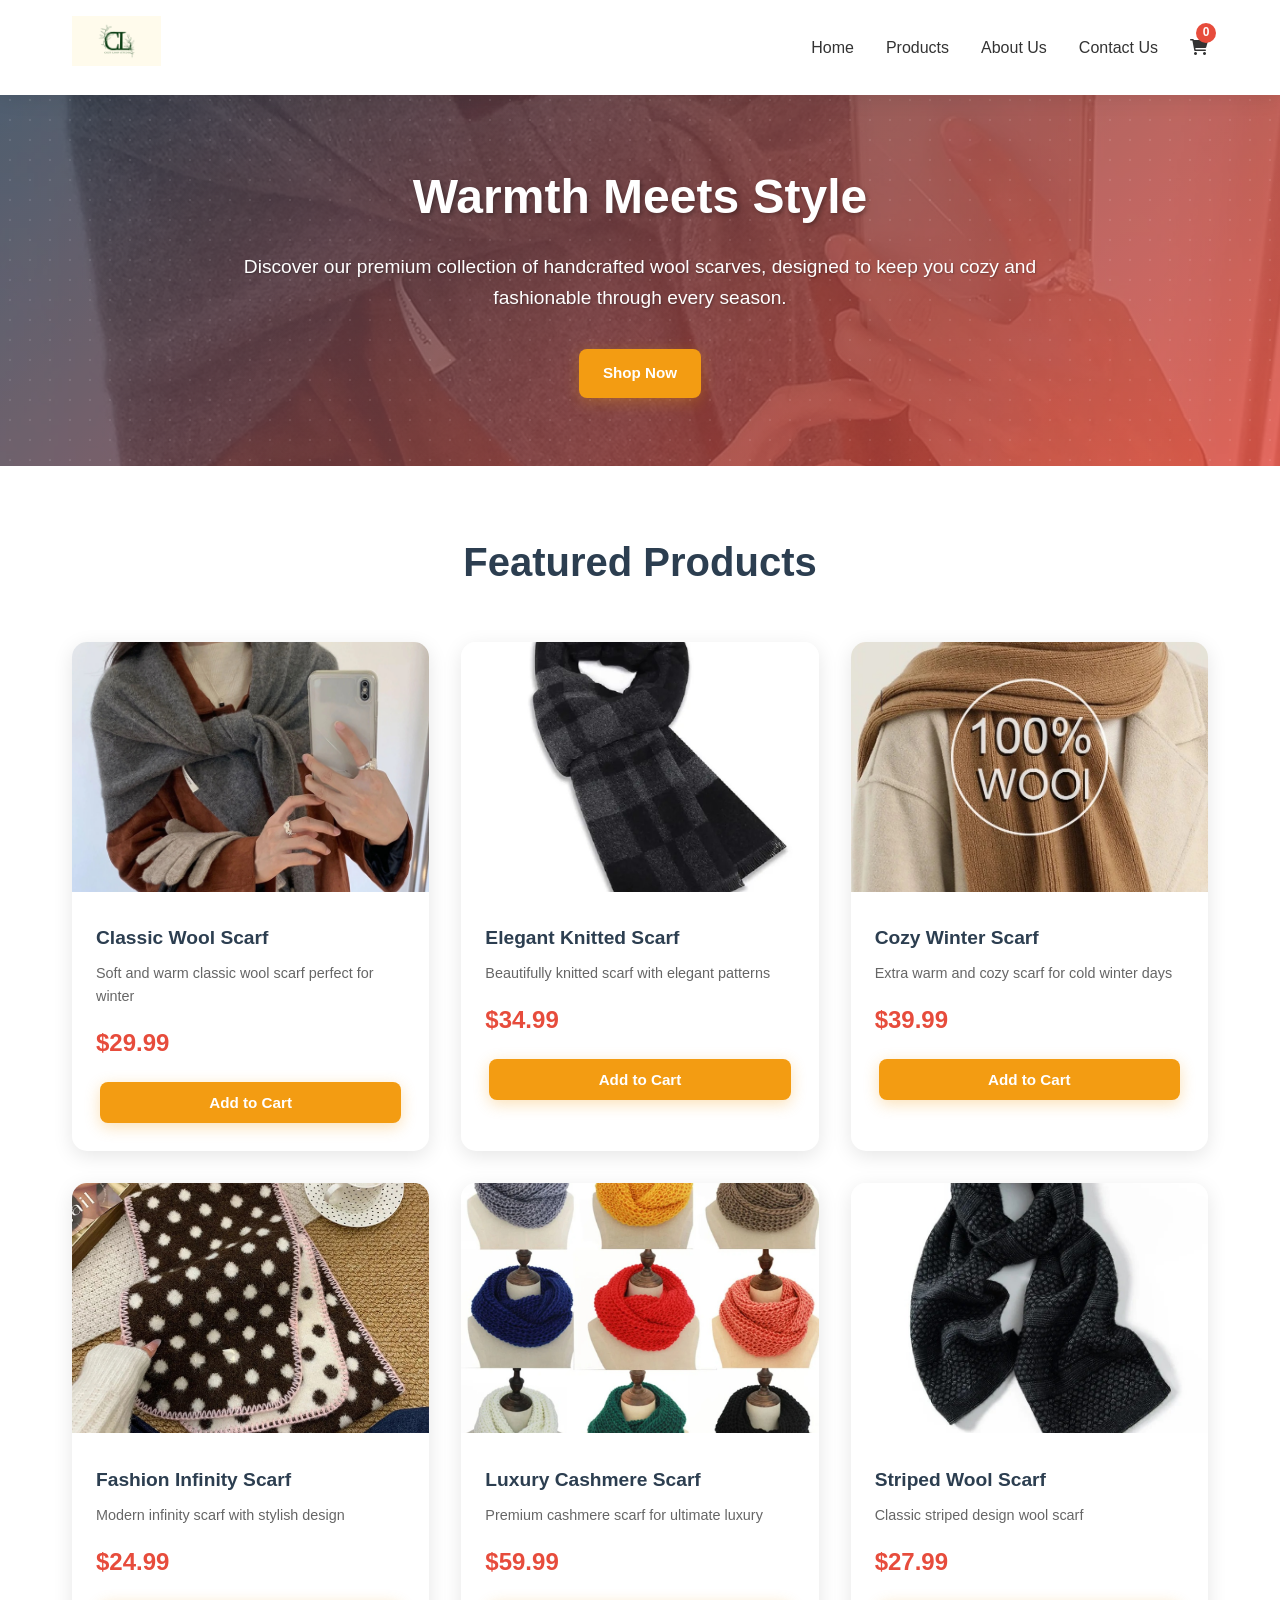
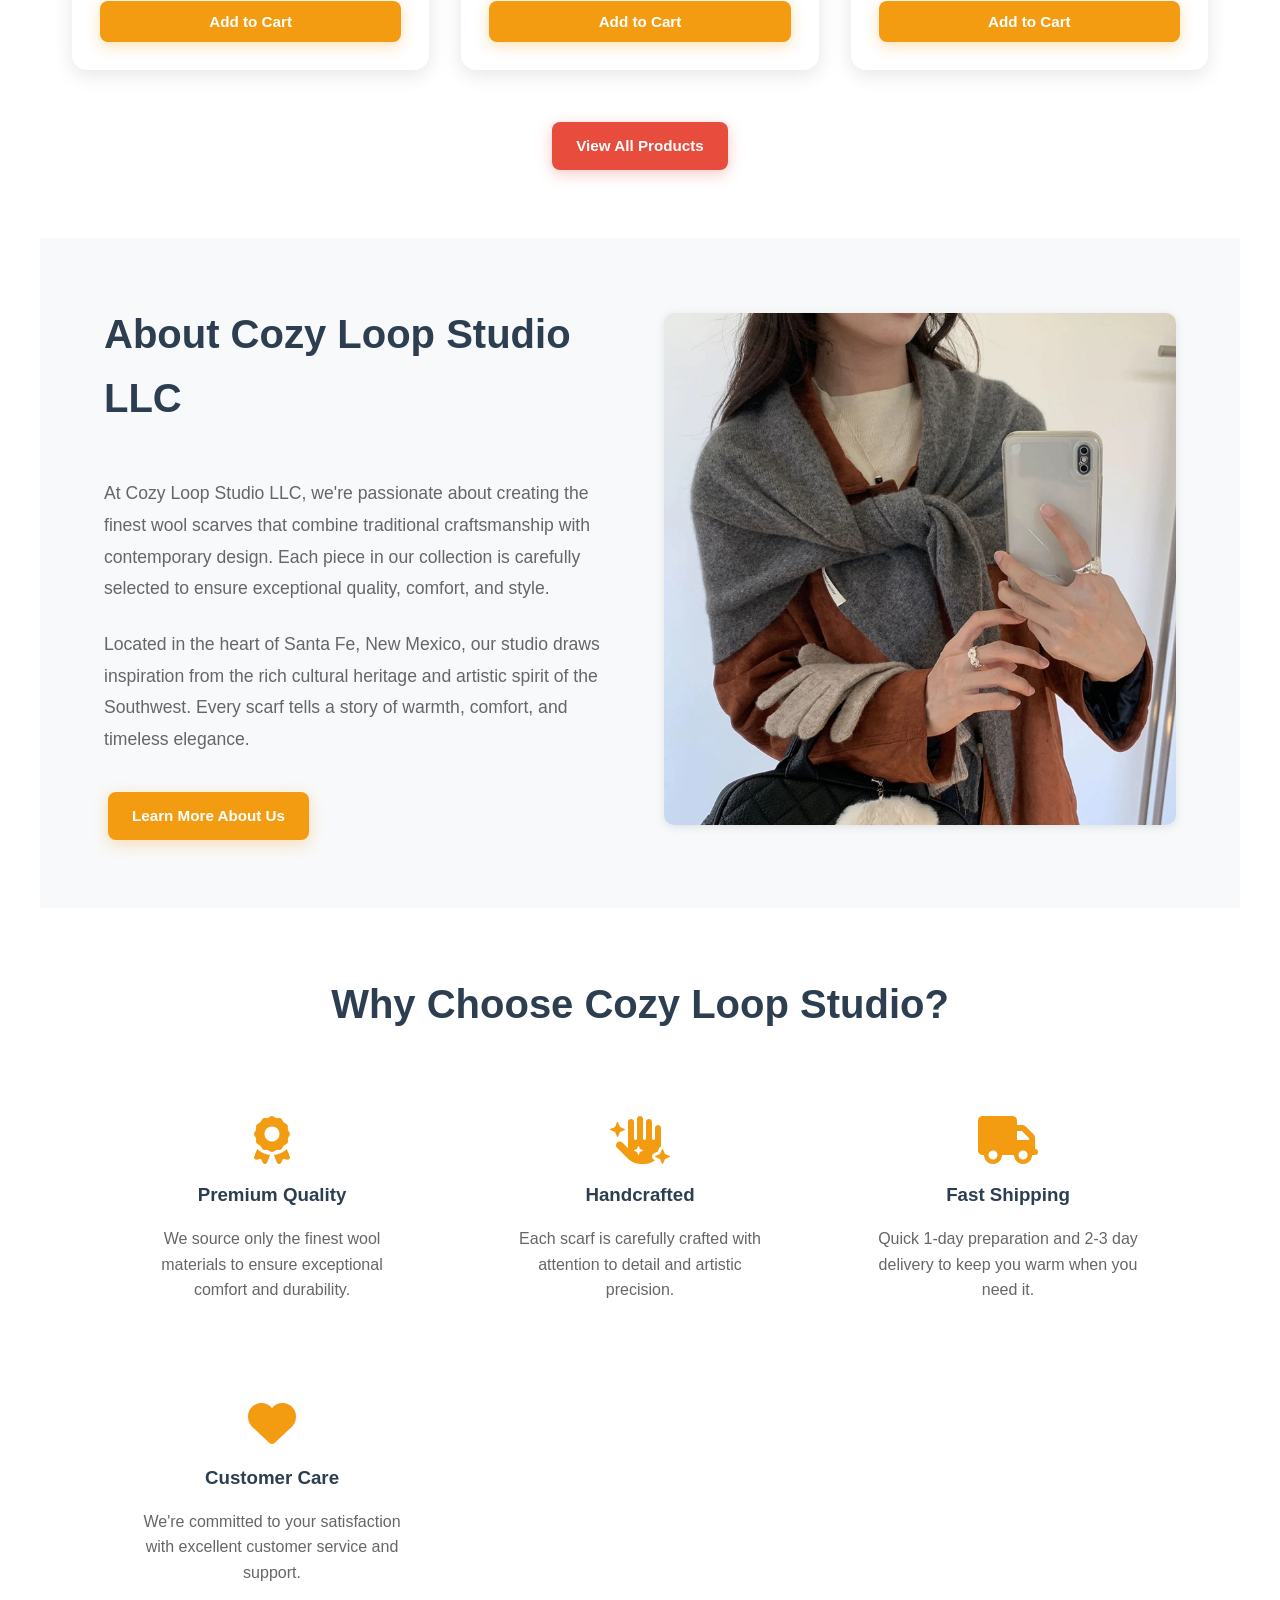
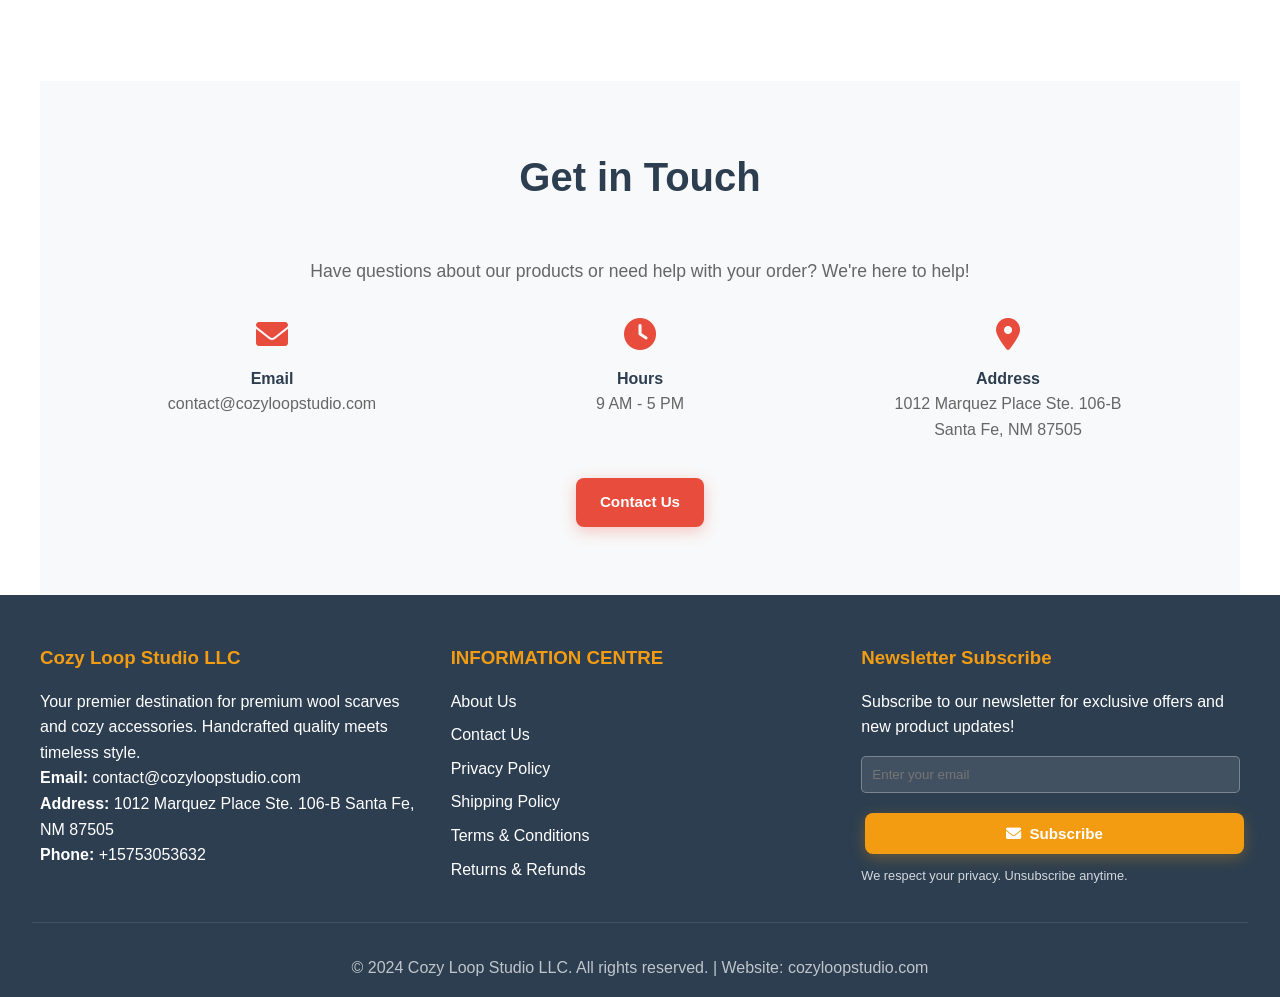
<file: index.html>
<!DOCTYPE html>
<html lang="en">
<head>
    <meta charset="UTF-8">
    <meta name="viewport" content="width=device-width, initial-scale=1.0">
    <title>Cozy Loop Studio LLC - Premium Wool Scarves</title>
    <meta name="description" content="Discover premium wool scarves and cozy accessories at Cozy Loop Studio LLC. Handcrafted quality for winter warmth and style.">
    <link rel="stylesheet" href="styles.css">
    <link href="https://cdnjs.cloudflare.com/ajax/libs/font-awesome/6.0.0/css/all.min.css" rel="stylesheet">
</head>
<body>
    <!-- Header & Navigation -->
    <header>
        <div class="nav-container">
            <a href="index.html" class="logo">
    <img src="logo/logo.webp" alt="Cozy Loop Studio LLC" style="height: 50px; width: auto;">
</a>
            <nav>
                <ul>
                    <li><a href="index.html">Home</a></li>
                    <li><a href="products.html">Products</a></li>
                    <li><a href="about.html">About Us</a></li>
                    <li><a href="contact.html">Contact Us</a></li>
                    <li>
                        <a href="cart.html" class="cart-icon">
                            <i class="fas fa-shopping-cart"></i>
                            <span class="cart-count">0</span>
                        </a>
                    </li>
                </ul>
            </nav>
        </div>
    </header>

    <!-- Hero Section -->
    <section class="hero">
        <div class="hero-content">
            <h1>Warmth Meets Style</h1>
            <p>Discover our premium collection of handcrafted wool scarves, designed to keep you cozy and fashionable through every season.</p>
            <a href="products.html" class="btn">Shop Now</a>
        </div>
    </section>

    <!-- Featured Products -->
    <section class="products">
        <h2 class="section-title">Featured Products</h2>
        <div class="product-grid" id="featured-products">
            <!-- Products will be loaded by JavaScript -->
        </div>
        <div style="text-align: center;">
            <a href="products.html" class="btn btn-secondary">View All Products</a>
        </div>
    </section>

    <!-- About Preview -->
    <section class="products" style="background: var(--bg-light);">
        <div style="max-width: 1200px; margin: 0 auto; padding: 0 2rem; display: grid; grid-template-columns: 1fr 1fr; gap: 3rem; align-items: center;">
            <div>
                <h2 class="section-title" style="text-align: left;">About Cozy Loop Studio LLC</h2>
                <p style="font-size: 1.1rem; line-height: 1.8; color: var(--text-light); margin-bottom: 1.5rem;">
                    At Cozy Loop Studio LLC, we're passionate about creating the finest wool scarves that combine traditional craftsmanship with contemporary design. Each piece in our collection is carefully selected to ensure exceptional quality, comfort, and style.
                </p>
                <p style="font-size: 1.1rem; line-height: 1.8; color: var(--text-light); margin-bottom: 2rem;">
                    Located in the heart of Santa Fe, New Mexico, our studio draws inspiration from the rich cultural heritage and artistic spirit of the Southwest. Every scarf tells a story of warmth, comfort, and timeless elegance.
                </p>
                <a href="about.html" class="btn">Learn More About Us</a>
            </div>
            <div>
                <img src="Sản phẩm 1/main_images/main-image-1.jpeg" alt="Cozy Loop Studio Products" style="width: 100%; border-radius: 10px; box-shadow: var(--shadow);">
            </div>
        </div>
    </section>

    <!-- Features -->
    <section class="products">
        <h2 class="section-title">Why Choose Cozy Loop Studio?</h2>
        <div style="display: grid; grid-template-columns: repeat(auto-fit, minmax(250px, 1fr)); gap: 2rem; max-width: 1200px; margin: 0 auto; padding: 0 2rem;">
            <div style="text-align: center; padding: 2rem;">
                <i class="fas fa-award" style="font-size: 3rem; color: var(--accent-color); margin-bottom: 1rem;"></i>
                <h3 style="color: var(--primary-color); margin-bottom: 1rem;">Premium Quality</h3>
                <p style="color: var(--text-light);">We source only the finest wool materials to ensure exceptional comfort and durability.</p>
            </div>
            <div style="text-align: center; padding: 2rem;">
                <i class="fas fa-hand-sparkles" style="font-size: 3rem; color: var(--accent-color); margin-bottom: 1rem;"></i>
                <h3 style="color: var(--primary-color); margin-bottom: 1rem;">Handcrafted</h3>
                <p style="color: var(--text-light);">Each scarf is carefully crafted with attention to detail and artistic precision.</p>
            </div>
            <div style="text-align: center; padding: 2rem;">
                <i class="fas fa-truck" style="font-size: 3rem; color: var(--accent-color); margin-bottom: 1rem;"></i>
                <h3 style="color: var(--primary-color); margin-bottom: 1rem;">Fast Shipping</h3>
                <p style="color: var(--text-light);">Quick 1-day preparation and 2-3 day delivery to keep you warm when you need it.</p>
            </div>
            <div style="text-align: center; padding: 2rem;">
                <i class="fas fa-heart" style="font-size: 3rem; color: var(--accent-color); margin-bottom: 1rem;"></i>
                <h3 style="color: var(--primary-color); margin-bottom: 1rem;">Customer Care</h3>
                <p style="color: var(--text-light);">We're committed to your satisfaction with excellent customer service and support.</p>
            </div>
        </div>
    </section>

    <!-- Contact Info -->
    <section class="products" style="background: var(--bg-light);">
        <div style="max-width: 1200px; margin: 0 auto; padding: 0 2rem; text-align: center;">
            <h2 class="section-title">Get in Touch</h2>
            <p style="font-size: 1.1rem; color: var(--text-light); margin-bottom: 2rem;">
                Have questions about our products or need help with your order? We're here to help!
            </p>
            <div style="display: grid; grid-template-columns: repeat(auto-fit, minmax(200px, 1fr)); gap: 2rem; margin-bottom: 2rem;">
                <div>
                    <i class="fas fa-envelope" style="font-size: 2rem; color: var(--secondary-color); margin-bottom: 1rem;"></i>
                    <h4 style="color: var(--primary-color);">Email</h4>
                    <p style="color: var(--text-light);">contact@cozyloopstudio.com</p>
                </div>
                <div>
                    <i class="fas fa-clock" style="font-size: 2rem; color: var(--secondary-color); margin-bottom: 1rem;"></i>
                    <h4 style="color: var(--primary-color);">Hours</h4>
                    <p style="color: var(--text-light);">9 AM - 5 PM</p>
                </div>
                <div>
                    <i class="fas fa-map-marker-alt" style="font-size: 2rem; color: var(--secondary-color); margin-bottom: 1rem;"></i>
                    <h4 style="color: var(--primary-color);">Address</h4>
                    <p style="color: var(--text-light);">1012 Marquez Place Ste. 106-B<br>Santa Fe, NM 87505</p>
                </div>
            </div>
            <a href="contact.html" class="btn btn-secondary">Contact Us</a>
        </div>
    </section>

    <!-- Footer -->
    <footer>
        <div class="footer-content">
            <div class="footer-section">
                <h3>Cozy Loop Studio LLC</h3>
                <p>Your premier destination for premium wool scarves and cozy accessories. Handcrafted quality meets timeless style.</p>
                <p><strong>Email:</strong> contact@cozyloopstudio.com</p>
                <p><strong>Address:</strong> 1012 Marquez Place Ste. 106-B Santa Fe, NM 87505</p>
                <p><strong>Phone:</strong> +15753053632</p>
            </div>
            <div class="footer-section">
                <h3>INFORMATION CENTRE</h3>
                <ul>
                    <li><a href="about.html">About Us</a></li>
                    <li><a href="contact.html">Contact Us</a></li>
                    <li><a href="privacy-policy.html">Privacy Policy</a></li>
                    <li><a href="shipping-policy.html">Shipping Policy</a></li>
                    <li><a href="terms-conditions.html">Terms & Conditions</a></li>
                    <li><a href="returns-refunds.html">Returns & Refunds</a></li>
                </ul>
            </div>
            <div class="footer-section">
                <h3>Newsletter Subscribe</h3>
                <p>Subscribe to our newsletter for exclusive offers and new product updates!</p>
                <form onsubmit="subscribeNewsletter(event)" style="margin-top: 1rem;">
                    <input type="email" placeholder="Enter your email" required style="width: 100%; padding: 10px; border: 1px solid rgba(255,255,255,0.3); background: rgba(255,255,255,0.1); color: white; border-radius: 5px; margin-bottom: 1rem;">
                    <button type="submit" class="btn" style="width: 100%; background: var(--accent-color); border: none;">
                        <i class="fas fa-envelope"></i> Subscribe
                    </button>
                </form>
                <p style="font-size: 0.8rem; margin-top: 0.5rem; opacity: 0.8;">We respect your privacy. Unsubscribe anytime.</p>
            </div>
        </div>
        <div class="footer-bottom">
            <p>&copy; 2024 Cozy Loop Studio LLC. All rights reserved. | Website: cozyloopstudio.com</p>
        </div>
    </footer>

    <script src="script.js"></script>
    <script>
        // Load featured products on home page
        document.addEventListener('DOMContentLoaded', function() {
            const featuredContainer = document.getElementById('featured-products');
            if (featuredContainer) {
                // Show first 6 products as featured
                const featuredProducts = products.slice(0, 6);
                featuredContainer.innerHTML = featuredProducts.map(product => `
                    <div class="product-card fade-in" onclick="viewProduct('${product.id}')">
                        <img src="${product.image}" alt="${product.name}" class="product-image">
                        <div class="product-info">
                            <h3 class="product-name">${product.name}</h3>
                            <p class="product-description">${product.description}</p>
                            <div class="product-price">$${product.price.toFixed(2)}</div>
                            <button class="btn" onclick="event.stopPropagation(); addToCart('${product.id}')">
                                Add to Cart
                            </button>
                        </div>
                    </div>
                `).join('');
            }
        });
    </script>
</body>
</html>
</file>
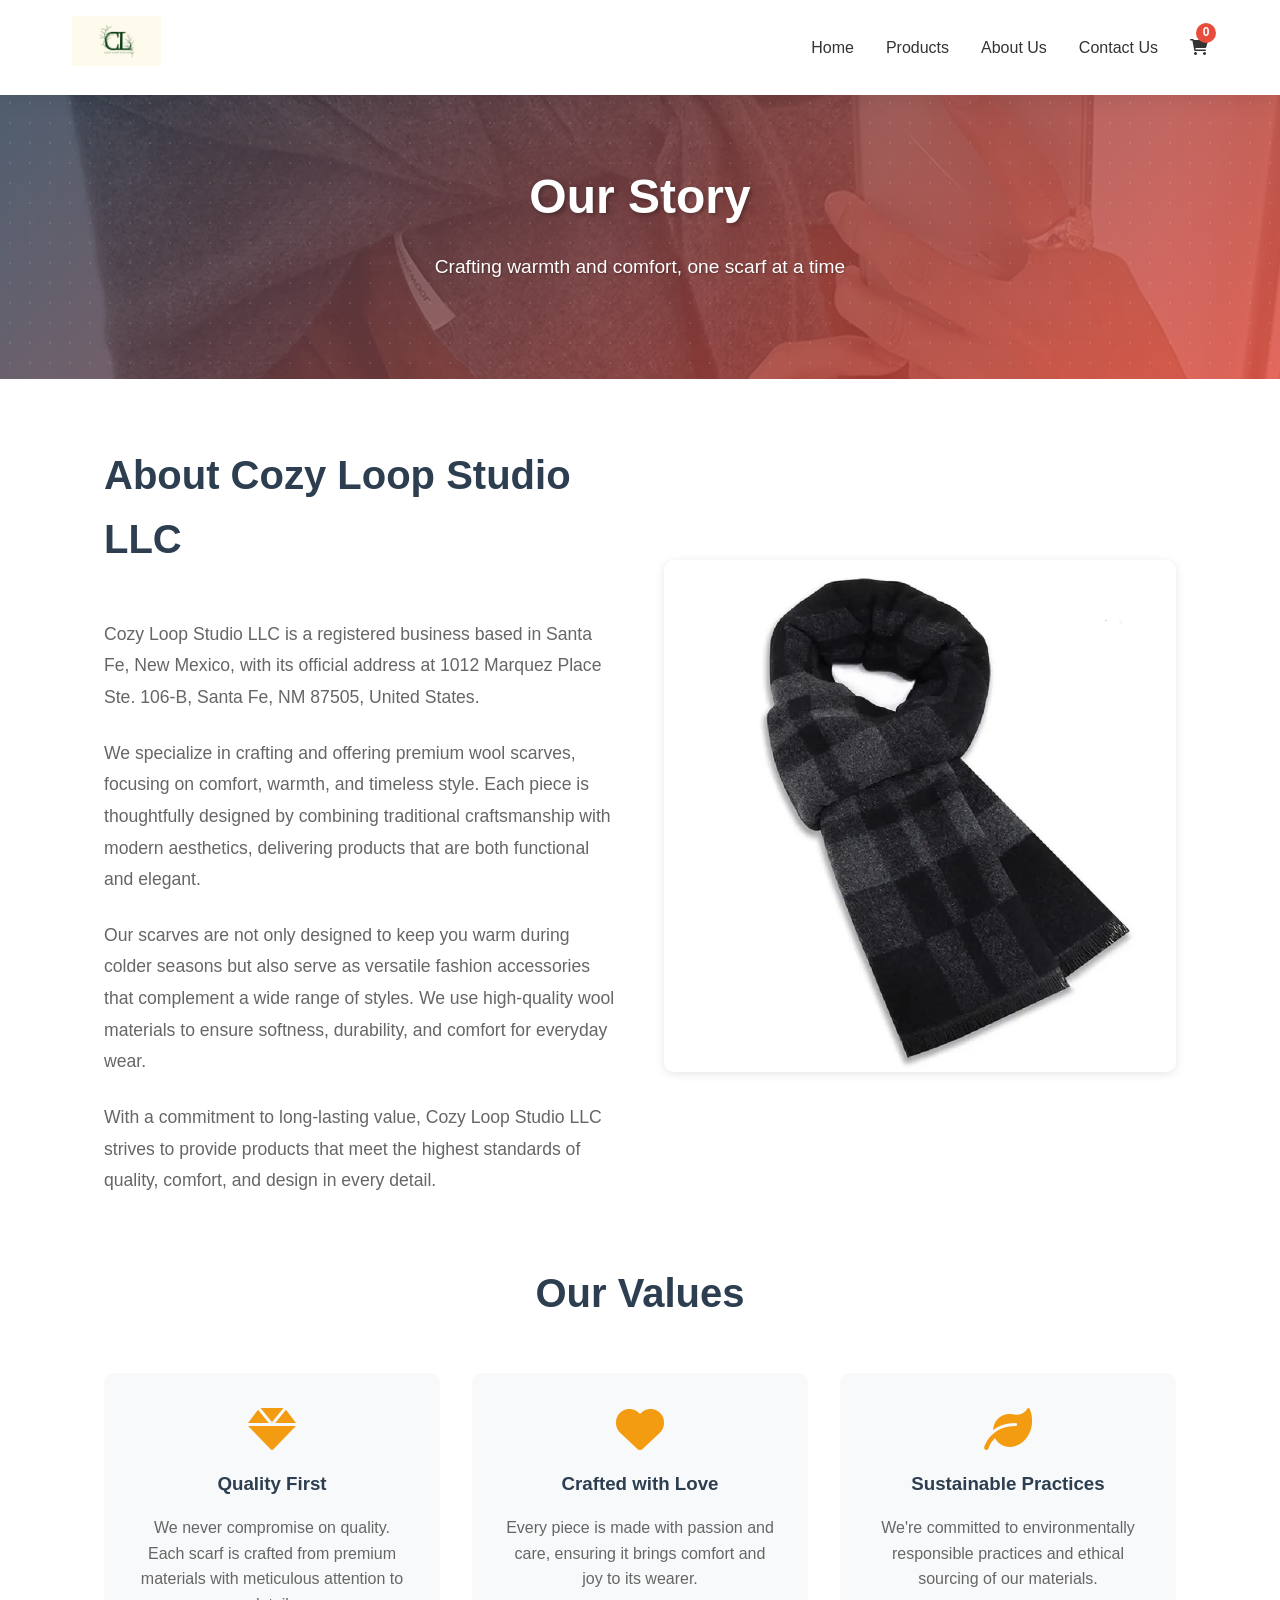
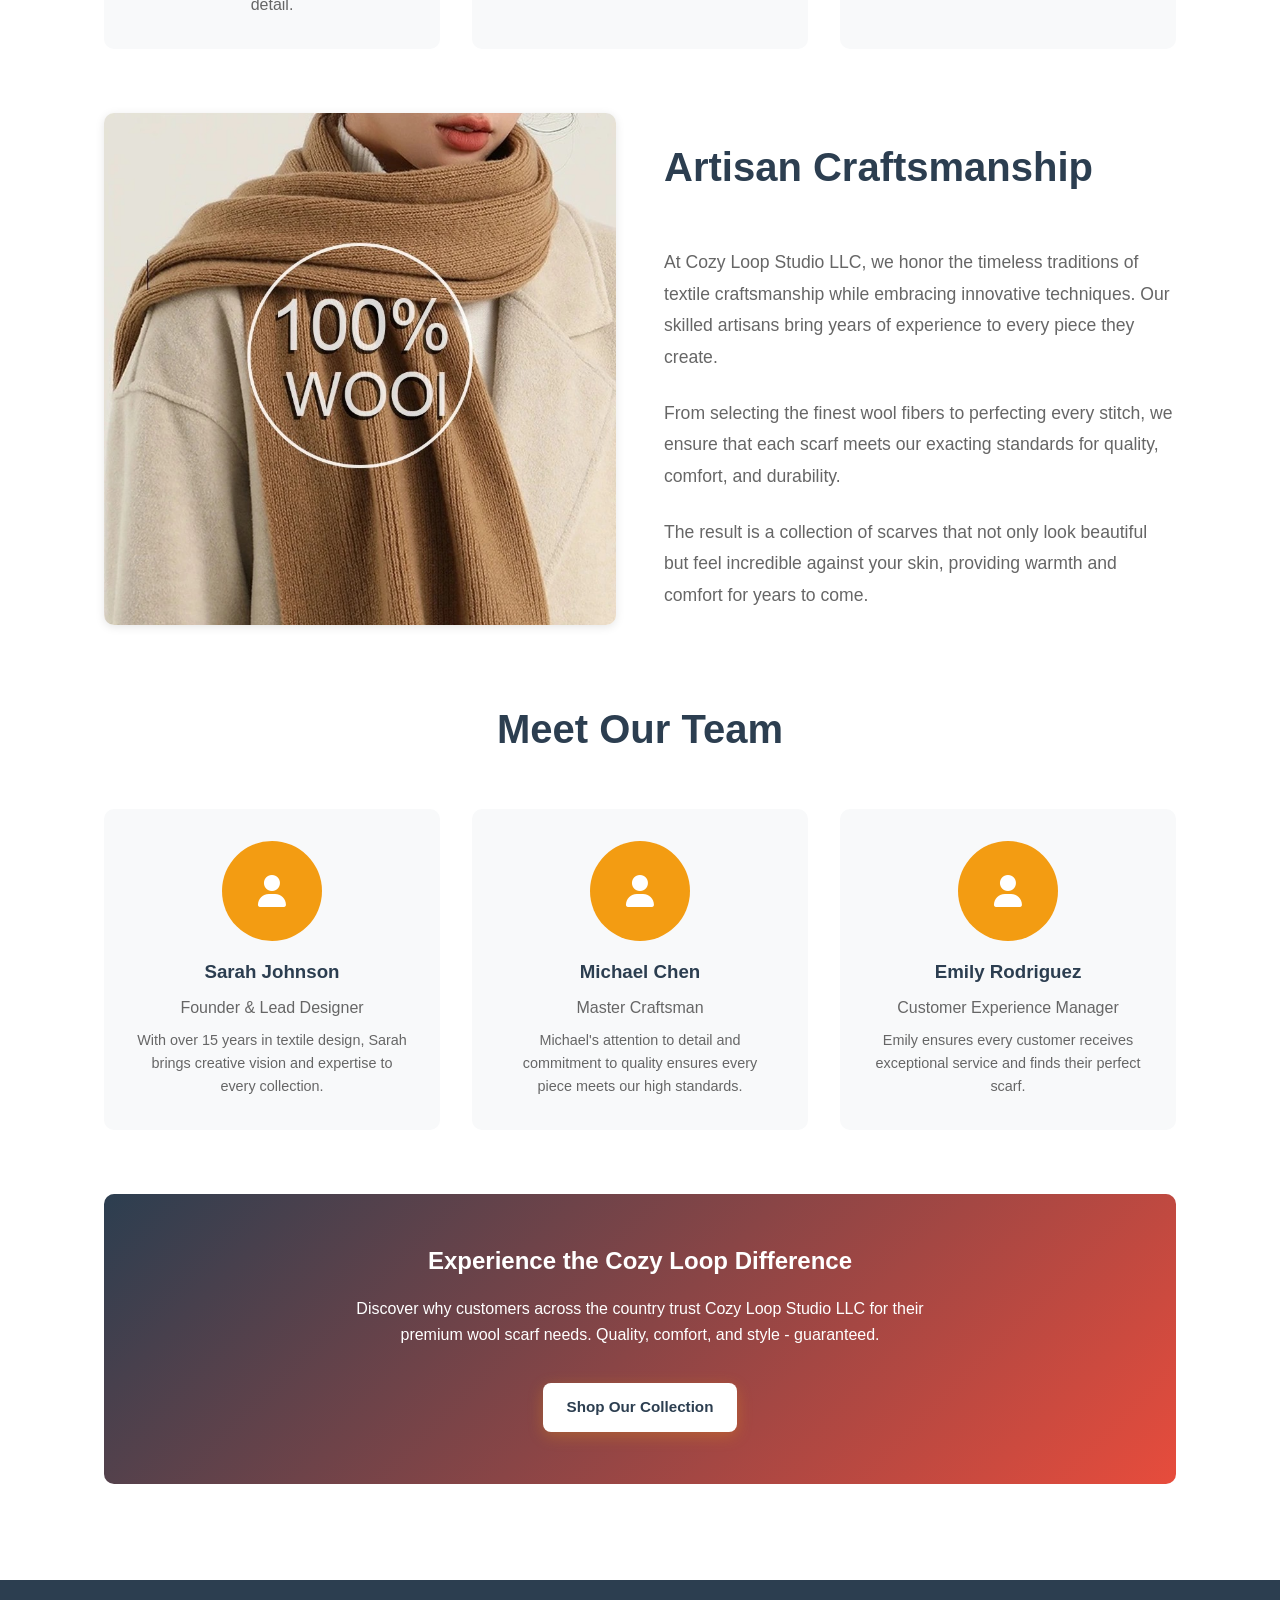
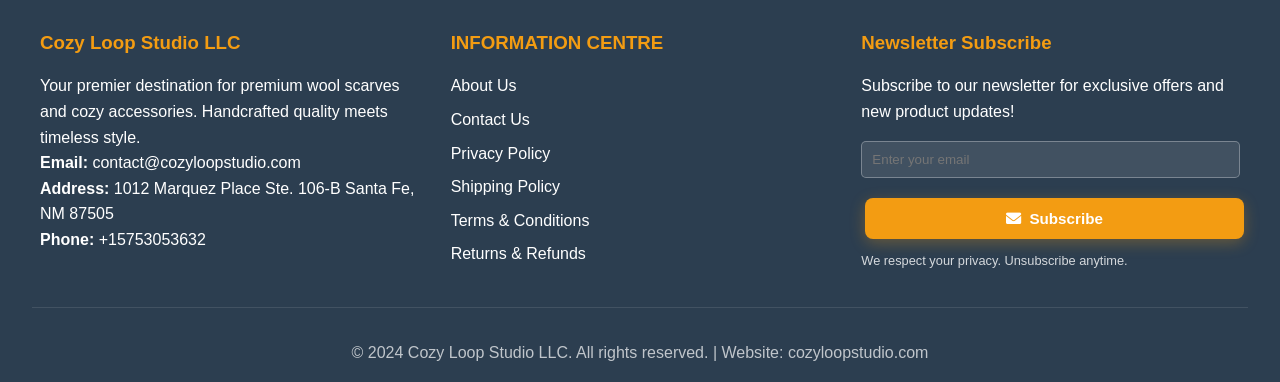
<file: about.html>
<!DOCTYPE html>
<html lang="en">
<head>
    <meta charset="UTF-8">
    <meta name="viewport" content="width=device-width, initial-scale=1.0">
    <title>About Us - Cozy Loop Studio LLC</title>
    <meta name="description" content="Learn about Cozy Loop Studio LLC - our story, craftsmanship, and commitment to premium wool scarves.">
    <link rel="stylesheet" href="styles.css">
    <link href="https://cdnjs.cloudflare.com/ajax/libs/font-awesome/6.0.0/css/all.min.css" rel="stylesheet">
</head>
<body>
    <!-- Header & Navigation -->
    <header>
        <div class="nav-container">
            <a href="index.html" class="logo">
    <img src="logo/logo.webp" alt="Cozy Loop Studio LLC" style="height: 50px; width: auto;">
</a>
            <nav>
                <ul>
                    <li><a href="index.html">Home</a></li>
                    <li><a href="products.html">Products</a></li>
                    <li><a href="about.html">About Us</a></li>
                    <li><a href="contact.html">Contact Us</a></li>
                    <li>
                        <a href="cart.html" class="cart-icon">
                            <i class="fas fa-shopping-cart"></i>
                            <span class="cart-count">0</span>
                        </a>
                    </li>
                </ul>
            </nav>
        </div>
    </header>

    <!-- Hero Section -->
    <section class="hero">
        <div class="hero-content">
            <h1>Our Story</h1>
            <p>Crafting warmth and comfort, one scarf at a time</p>
        </div>
    </section>

    <!-- About Content -->
    <section class="products">
        <div style="max-width: 1200px; margin: 0 auto; padding: 0 2rem;">
            <div style="display: grid; grid-template-columns: 1fr 1fr; gap: 3rem; align-items: center; margin-bottom: 4rem;">
                <div>
                    <h2 class="section-title" style="text-align: left;">About Cozy Loop Studio LLC</h2>
                    <p style="font-size: 1.1rem; line-height: 1.8; color: var(--text-light); margin-bottom: 1.5rem;">
                        Cozy Loop Studio LLC is a registered business based in Santa Fe, New Mexico, with its official address at 1012 Marquez Place Ste. 106-B, Santa Fe, NM 87505, United States.
                    </p>
                    <p style="font-size: 1.1rem; line-height: 1.8; color: var(--text-light); margin-bottom: 1.5rem;">
                        We specialize in crafting and offering premium wool scarves, focusing on comfort, warmth, and timeless style. Each piece is thoughtfully designed by combining traditional craftsmanship with modern aesthetics, delivering products that are both functional and elegant.
                    </p>
                    <p style="font-size: 1.1rem; line-height: 1.8; color: var(--text-light);">
                        Our scarves are not only designed to keep you warm during colder seasons but also serve as versatile fashion accessories that complement a wide range of styles. We use high-quality wool materials to ensure softness, durability, and comfort for everyday wear.
                    </p>
                    <p style="font-size: 1.1rem; line-height: 1.8; color: var(--text-light); margin-top: 1.5rem;">
                        With a commitment to long-lasting value, Cozy Loop Studio LLC strives to provide products that meet the highest standards of quality, comfort, and design in every detail.
                    </p>
                </div>
                <div>
                    <img src="Sản phẩm 2/main_images/main-image-1.jpeg" alt="Our Studio" style="width: 100%; border-radius: 10px; box-shadow: var(--shadow);">
                </div>
            </div>

            <!-- Our Values -->
            <h2 class="section-title">Our Values</h2>
            <div style="display: grid; grid-template-columns: repeat(auto-fit, minmax(300px, 1fr)); gap: 2rem; margin-bottom: 4rem;">
                <div style="background: var(--bg-light); padding: 2rem; border-radius: 10px; text-align: center;">
                    <i class="fas fa-gem" style="font-size: 3rem; color: var(--accent-color); margin-bottom: 1rem;"></i>
                    <h3 style="color: var(--primary-color); margin-bottom: 1rem;">Quality First</h3>
                    <p style="color: var(--text-light);">We never compromise on quality. Each scarf is crafted from premium materials with meticulous attention to detail.</p>
                </div>
                <div style="background: var(--bg-light); padding: 2rem; border-radius: 10px; text-align: center;">
                    <i class="fas fa-heart" style="font-size: 3rem; color: var(--accent-color); margin-bottom: 1rem;"></i>
                    <h3 style="color: var(--primary-color); margin-bottom: 1rem;">Crafted with Love</h3>
                    <p style="color: var(--text-light);">Every piece is made with passion and care, ensuring it brings comfort and joy to its wearer.</p>
                </div>
                <div style="background: var(--bg-light); padding: 2rem; border-radius: 10px; text-align: center;">
                    <i class="fas fa-leaf" style="font-size: 3rem; color: var(--accent-color); margin-bottom: 1rem;"></i>
                    <h3 style="color: var(--primary-color); margin-bottom: 1rem;">Sustainable Practices</h3>
                    <p style="color: var(--text-light);">We're committed to environmentally responsible practices and ethical sourcing of our materials.</p>
                </div>
            </div>

            <!-- Our Craftsmanship -->
            <div style="display: grid; grid-template-columns: 1fr 1fr; gap: 3rem; align-items: center; margin-bottom: 4rem;">
                <div>
                    <img src="Sản phẩm 3/main_images/main-image-1.jpeg" alt="Craftsmanship" style="width: 100%; border-radius: 10px; box-shadow: var(--shadow);">
                </div>
                <div>
                    <h2 class="section-title" style="text-align: left;">Artisan Craftsmanship</h2>
                    <p style="font-size: 1.1rem; line-height: 1.8; color: var(--text-light); margin-bottom: 1.5rem;">
                        At Cozy Loop Studio LLC, we honor the timeless traditions of textile craftsmanship while embracing innovative techniques. Our skilled artisans bring years of experience to every piece they create.
                    </p>
                    <p style="font-size: 1.1rem; line-height: 1.8; color: var(--text-light); margin-bottom: 1.5rem;">
                        From selecting the finest wool fibers to perfecting every stitch, we ensure that each scarf meets our exacting standards for quality, comfort, and durability.
                    </p>
                    <p style="font-size: 1.1rem; line-height: 1.8; color: var(--text-light);">
                        The result is a collection of scarves that not only look beautiful but feel incredible against your skin, providing warmth and comfort for years to come.
                    </p>
                </div>
            </div>

            <!-- Our Team -->
            <h2 class="section-title">Meet Our Team</h2>
            <div style="display: grid; grid-template-columns: repeat(auto-fit, minmax(250px, 1fr)); gap: 2rem; margin-bottom: 4rem;">
                <div style="text-align: center; padding: 2rem; background: var(--bg-light); border-radius: 10px;">
                    <div style="width: 100px; height: 100px; background: var(--accent-color); border-radius: 50%; margin: 0 auto 1rem; display: flex; align-items: center; justify-content: center;">
                        <i class="fas fa-user" style="font-size: 2rem; color: white;"></i>
                    </div>
                    <h3 style="color: var(--primary-color); margin-bottom: 0.5rem;">Sarah Johnson</h3>
                    <p style="color: var(--text-light); margin-bottom: 0.5rem;">Founder & Lead Designer</p>
                    <p style="color: var(--text-light); font-size: 0.9rem;">With over 15 years in textile design, Sarah brings creative vision and expertise to every collection.</p>
                </div>
                <div style="text-align: center; padding: 2rem; background: var(--bg-light); border-radius: 10px;">
                    <div style="width: 100px; height: 100px; background: var(--accent-color); border-radius: 50%; margin: 0 auto 1rem; display: flex; align-items: center; justify-content: center;">
                        <i class="fas fa-user" style="font-size: 2rem; color: white;"></i>
                    </div>
                    <h3 style="color: var(--primary-color); margin-bottom: 0.5rem;">Michael Chen</h3>
                    <p style="color: var(--text-light); margin-bottom: 0.5rem;">Master Craftsman</p>
                    <p style="color: var(--text-light); font-size: 0.9rem;">Michael's attention to detail and commitment to quality ensures every piece meets our high standards.</p>
                </div>
                <div style="text-align: center; padding: 2rem; background: var(--bg-light); border-radius: 10px;">
                    <div style="width: 100px; height: 100px; background: var(--accent-color); border-radius: 50%; margin: 0 auto 1rem; display: flex; align-items: center; justify-content: center;">
                        <i class="fas fa-user" style="font-size: 2rem; color: white;"></i>
                    </div>
                    <h3 style="color: var(--primary-color); margin-bottom: 0.5rem;">Emily Rodriguez</h3>
                    <p style="color: var(--text-light); margin-bottom: 0.5rem;">Customer Experience Manager</p>
                    <p style="color: var(--text-light); font-size: 0.9rem;">Emily ensures every customer receives exceptional service and finds their perfect scarf.</p>
                </div>
            </div>

            <!-- Call to Action -->
            <div style="background: linear-gradient(135deg, var(--primary-color), var(--secondary-color)); color: white; padding: 3rem; border-radius: 10px; text-align: center; margin-bottom: 2rem;">
                <h2 style="margin-bottom: 1rem;">Experience the Cozy Loop Difference</h2>
                <p style="margin-bottom: 2rem; max-width: 600px; margin-left: auto; margin-right: auto;">
                    Discover why customers across the country trust Cozy Loop Studio LLC for their premium wool scarf needs. Quality, comfort, and style - guaranteed.
                </p>
                <a href="products.html" class="btn" style="background: white; color: var(--primary-color);">Shop Our Collection</a>
            </div>
        </div>
    </section>

    <!-- Footer -->
    <footer>
        <div class="footer-content">
            <div class="footer-section">
                <h3>Cozy Loop Studio LLC</h3>
                <p>Your premier destination for premium wool scarves and cozy accessories. Handcrafted quality meets timeless style.</p>
                <p><strong>Email:</strong> contact@cozyloopstudio.com</p>
                <p><strong>Address:</strong> 1012 Marquez Place Ste. 106-B Santa Fe, NM 87505</p>
                <p><strong>Phone:</strong> +15753053632</p>
            </div>
            <div class="footer-section">
                <h3>INFORMATION CENTRE</h3>
                <ul>
                    <li><a href="about.html">About Us</a></li>
                    <li><a href="contact.html">Contact Us</a></li>
                    <li><a href="privacy-policy.html">Privacy Policy</a></li>
                    <li><a href="shipping-policy.html">Shipping Policy</a></li>
                    <li><a href="terms-conditions.html">Terms & Conditions</a></li>
                    <li><a href="returns-refunds.html">Returns & Refunds</a></li>
                </ul>
            </div>
            <div class="footer-section">
                <h3>Newsletter Subscribe</h3>
                <p>Subscribe to our newsletter for exclusive offers and new product updates!</p>
                <form onsubmit="subscribeNewsletter(event)" style="margin-top: 1rem;">
                    <input type="email" placeholder="Enter your email" required style="width: 100%; padding: 10px; border: 1px solid rgba(255,255,255,0.3); background: rgba(255,255,255,0.1); color: white; border-radius: 5px; margin-bottom: 1rem;">
                    <button type="submit" class="btn" style="width: 100%; background: var(--accent-color); border: none;">
                        <i class="fas fa-envelope"></i> Subscribe
                    </button>
                </form>
                <p style="font-size: 0.8rem; margin-top: 0.5rem; opacity: 0.8;">We respect your privacy. Unsubscribe anytime.</p>
            </div>
        </div>
        <div class="footer-bottom">
            <p>&copy; 2024 Cozy Loop Studio LLC. All rights reserved. | Website: cozyloopstudio.com</p>
        </div>
    </footer>

    <script src="script.js"></script>
</body>
</html>
</file>
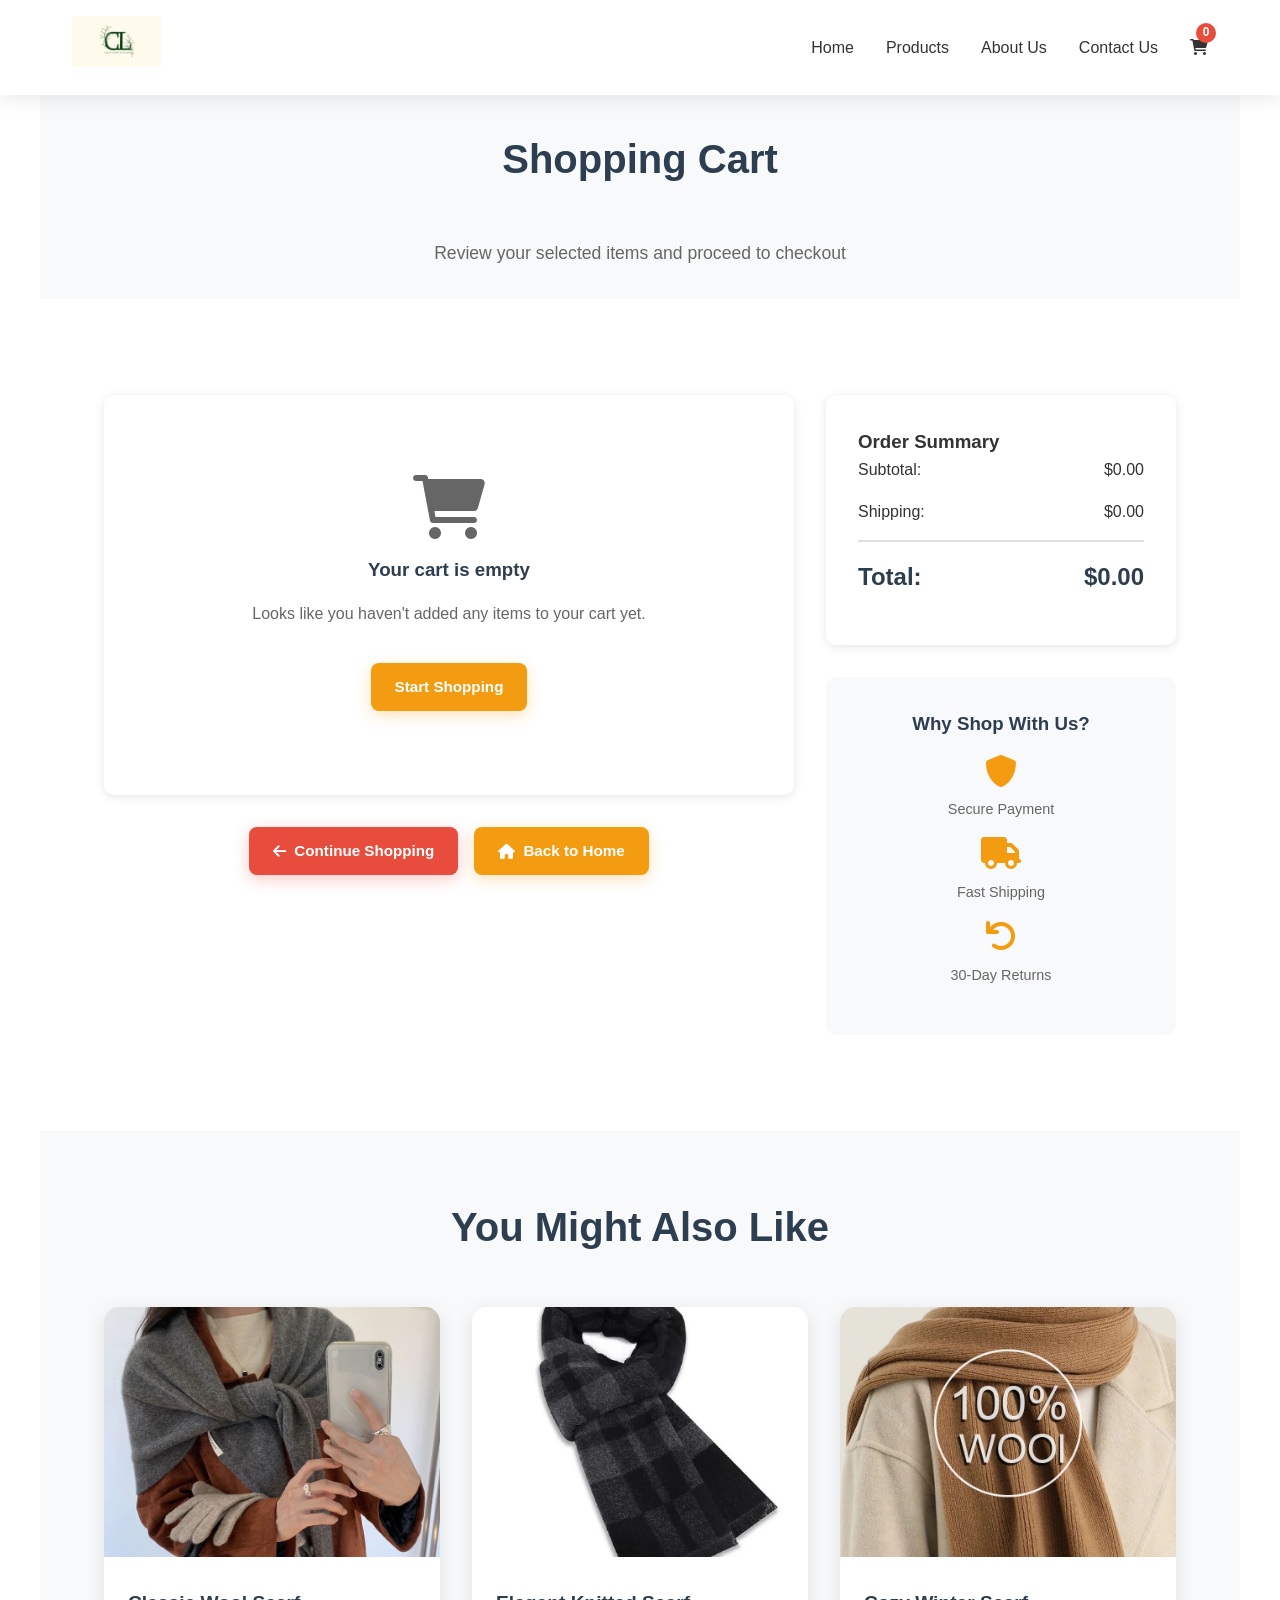
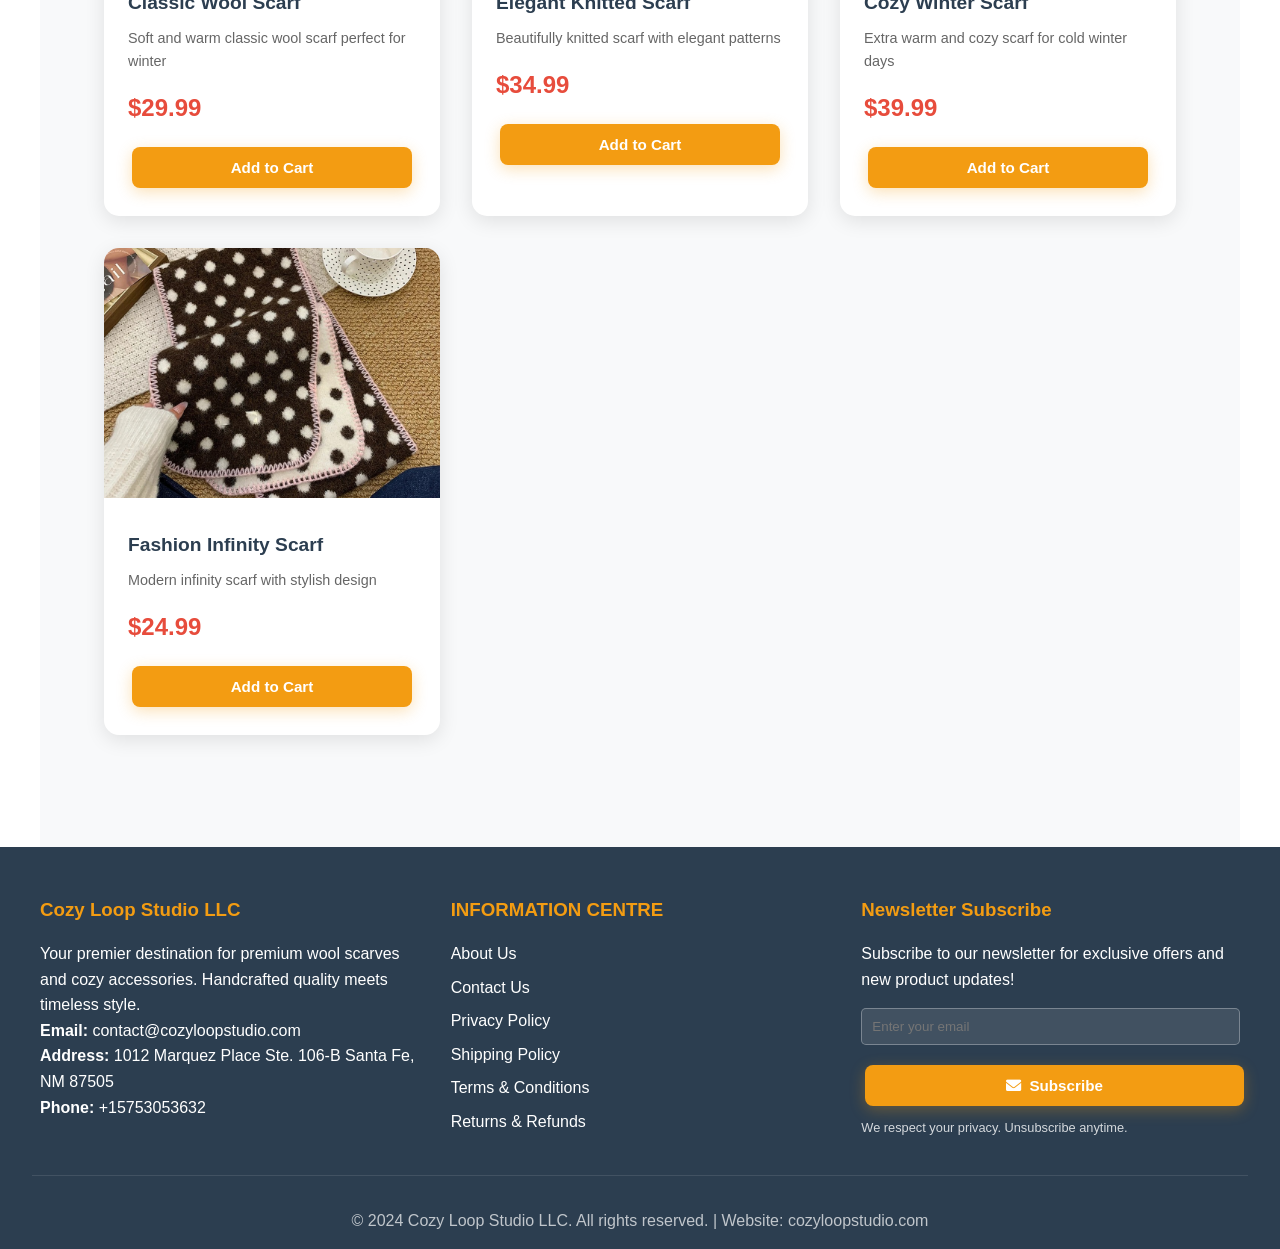
<file: cart.html>
<!DOCTYPE html>
<html lang="en">
<head>
    <meta charset="UTF-8">
    <meta name="viewport" content="width=device-width, initial-scale=1.0">
    <title>Shopping Cart - Cozy Loop Studio LLC</title>
    <meta name="description" content="Review your shopping cart and complete your purchase of premium wool scarves from Cozy Loop Studio LLC.">
    <link rel="stylesheet" href="styles.css">
    <link href="https://cdnjs.cloudflare.com/ajax/libs/font-awesome/6.0.0/css/all.min.css" rel="stylesheet">
</head>
<body>
    <!-- Header & Navigation -->
    <header>
        <div class="nav-container">
            <a href="index.html" class="logo">
    <img src="logo/logo.webp" alt="Cozy Loop Studio LLC" style="height: 50px; width: auto;">
</a>
            <nav>
                <ul>
                    <li><a href="index.html">Home</a></li>
                    <li><a href="products.html">Products</a></li>
                    <li><a href="about.html">About Us</a></li>
                    <li><a href="contact.html">Contact Us</a></li>
                    <li>
                        <a href="cart.html" class="cart-icon">
                            <i class="fas fa-shopping-cart"></i>
                            <span class="cart-count">0</span>
                        </a>
                    </li>
                </ul>
            </nav>
        </div>
    </header>

    <!-- Page Header -->
    <section class="products" style="background: var(--bg-light); padding: 2rem 0;">
        <div style="max-width: 1200px; margin: 0 auto; padding: 0 2rem; text-align: center;">
            <h1 class="section-title">Shopping Cart</h1>
            <p style="font-size: 1.1rem; color: var(--text-light);">Review your selected items and proceed to checkout</p>
        </div>
    </section>

    <!-- Cart Content -->
    <section class="products">
        <div class="cart-container">
            <div style="display: grid; grid-template-columns: 1fr 350px; gap: 2rem;">
                <!-- Cart Items -->
                <div>
                    <div class="cart-items" id="cart-items-container">
                        <!-- Cart items will be loaded by JavaScript -->
                    </div>
                    
                    <!-- Continue Shopping -->
                    <div style="text-align: center; margin-top: 2rem;">
                        <div class="button-group" style="justify-content: center;">
                            <a href="products.html" class="btn btn-secondary">
                                <i class="fas fa-arrow-left"></i> Continue Shopping
                            </a>
                            <a href="index.html" class="btn">
                                <i class="fas fa-home"></i> Back to Home
                            </a>
                        </div>
                    </div>
                </div>
                
                <!-- Cart Summary -->
                <div>
                    <div class="cart-summary" id="cart-summary">
                        <!-- Cart summary will be loaded by JavaScript -->
                    </div>
                    
                    <!-- Trust Badges -->
                    <div style="background: var(--bg-light); padding: 2rem; border-radius: 10px; margin-top: 2rem;">
                        <h3 style="color: var(--primary-color); margin-bottom: 1rem; text-align: center;">Why Shop With Us?</h3>
                        <div style="text-align: center;">
                            <div style="margin-bottom: 1rem;">
                                <i class="fas fa-shield-alt" style="font-size: 2rem; color: var(--accent-color);"></i>
                                <p style="margin-top: 0.5rem; color: var(--text-light); font-size: 0.9rem;">Secure Payment</p>
                            </div>
                            <div style="margin-bottom: 1rem;">
                                <i class="fas fa-truck" style="font-size: 2rem; color: var(--accent-color);"></i>
                                <p style="margin-top: 0.5rem; color: var(--text-light); font-size: 0.9rem;">Fast Shipping</p>
                            </div>
                            <div style="margin-bottom: 1rem;">
                                <i class="fas fa-undo" style="font-size: 2rem; color: var(--accent-color);"></i>
                                <p style="margin-top: 0.5rem; color: var(--text-light); font-size: 0.9rem;">30-Day Returns</p>
                            </div>
                        </div>
                    </div>
                </div>
            </div>
        </div>
    </section>

    <!-- Related Products -->
    <section class="products" style="background: var(--bg-light);">
        <div style="max-width: 1200px; margin: 0 auto; padding: 0 2rem;">
            <h2 class="section-title">You Might Also Like</h2>
            <div class="product-grid" id="related-products">
                <!-- Related products will be loaded by JavaScript -->
            </div>
        </div>
    </section>

    <!-- Footer -->
    <footer>
        <div class="footer-content">
            <div class="footer-section">
                <h3>Cozy Loop Studio LLC</h3>
                <p>Your premier destination for premium wool scarves and cozy accessories. Handcrafted quality meets timeless style.</p>
                <p><strong>Email:</strong> contact@cozyloopstudio.com</p>
                <p><strong>Address:</strong> 1012 Marquez Place Ste. 106-B Santa Fe, NM 87505</p>
                <p><strong>Phone:</strong> +15753053632</p>
            </div>
            <div class="footer-section">
                <h3>INFORMATION CENTRE</h3>
                <ul>
                    <li><a href="about.html">About Us</a></li>
                    <li><a href="contact.html">Contact Us</a></li>
                    <li><a href="privacy-policy.html">Privacy Policy</a></li>
                    <li><a href="shipping-policy.html">Shipping Policy</a></li>
                    <li><a href="terms-conditions.html">Terms & Conditions</a></li>
                    <li><a href="returns-refunds.html">Returns & Refunds</a></li>
                </ul>
            </div>
            <div class="footer-section">
                <h3>Newsletter Subscribe</h3>
                <p>Subscribe to our newsletter for exclusive offers and new product updates!</p>
                <form onsubmit="subscribeNewsletter(event)" style="margin-top: 1rem;">
                    <input type="email" placeholder="Enter your email" required style="width: 100%; padding: 10px; border: 1px solid rgba(255,255,255,0.3); background: rgba(255,255,255,0.1); color: white; border-radius: 5px; margin-bottom: 1rem;">
                    <button type="submit" class="btn" style="width: 100%; background: var(--accent-color); border: none;">
                        <i class="fas fa-envelope"></i> Subscribe
                    </button>
                </form>
                <p style="font-size: 0.8rem; margin-top: 0.5rem; opacity: 0.8;">We respect your privacy. Unsubscribe anytime.</p>
            </div>
        </div>
        <div class="footer-bottom">
            <p>&copy; 2024 Cozy Loop Studio LLC. All rights reserved. | Website: cozyloopstudio.com</p>
        </div>
    </footer>

    <script src="script.js"></script>
    <script>
        // Enhanced cart functionality
        document.addEventListener('DOMContentLoaded', function() {
            updateCartPage();
            loadRelatedProducts();
        });

        function updateCartPage() {
            const cartItemsContainer = document.getElementById('cart-items-container');
            const cartSummary = document.getElementById('cart-summary');
            
            if (!cartItemsContainer || !cartSummary) return;

            if (cart.items.length === 0) {
                cartItemsContainer.innerHTML = `
                    <div style="text-align: center; padding: 3rem;">
                        <i class="fas fa-shopping-cart" style="font-size: 4rem; color: var(--text-light); margin-bottom: 1rem;"></i>
                        <h3 style="color: var(--primary-color); margin-bottom: 1rem;">Your cart is empty</h3>
                        <p style="color: var(--text-light); margin-bottom: 2rem;">Looks like you haven't added any items to your cart yet.</p>
                        <a href="products.html" class="btn">Start Shopping</a>
                    </div>
                `;
                cartSummary.innerHTML = `
                    <h3>Order Summary</h3>
                    <div class="summary-row">
                        <span>Subtotal:</span>
                        <span>$0.00</span>
                    </div>
                    <div class="summary-row">
                        <span>Shipping:</span>
                        <span>$0.00</span>
                    </div>
                    <div class="summary-row total">
                        <span>Total:</span>
                        <span>$0.00</span>
                    </div>
                `;
                return;
            }

            // Render cart items
            cartItemsContainer.innerHTML = cart.items.map(item => `
                <div class="cart-item">
                    <img src="${item.image}" alt="${item.name}" class="cart-item-image">
                    <div class="cart-item-info">
                        <div class="cart-item-name">${item.name}</div>
                        <div class="cart-item-variant" style="color: var(--text-light); font-size: 0.9rem; margin-bottom: 0.5rem;">
                            ${item.variantName ? `Style: ${item.variantName}` : ''}
                        </div>
                        <div class="cart-item-price">$${item.price.toFixed(2)}</div>
                    </div>
                    <div class="quantity-controls">
                        <button class="quantity-btn" onclick="updateCartItemQuantity('${item.uniqueId || item.id}', ${item.quantity - 1})">-</button>
                        <span>${item.quantity}</span>
                        <button class="quantity-btn" onclick="updateCartItemQuantity('${item.uniqueId || item.id}', ${item.quantity + 1})">+</button>
                    </div>
                    <div style="text-align: right;">
                        <div style="font-weight: bold; color: var(--primary-color); margin-bottom: 0.5rem;">
                            $${(item.price * item.quantity).toFixed(2)}
                        </div>
                        <button class="remove-btn" onclick="removeFromCart('${item.uniqueId || item.id}')">Remove</button>
                    </div>
                </div>
            `).join('');

            // Render cart summary
            const subtotal = cart.getTotalPrice();
            const shipping = subtotal > 0 ? 5.99 : 0;
            const tax = subtotal * 0.08; // 8% tax
            const total = subtotal + shipping + tax;

            cartSummary.innerHTML = `
                <h3>Order Summary</h3>
                <div class="summary-row">
                    <span>Subtotal:</span>
                    <span>$${subtotal.toFixed(2)}</span>
                </div>
                <div class="summary-row">
                    <span>Shipping:</span>
                    <span>$${shipping.toFixed(2)}</span>
                </div>
                <div class="summary-row">
                    <span>Tax:</span>
                    <span>$${tax.toFixed(2)}</span>
                </div>
                <div class="summary-row total">
                    <span>Total:</span>
                    <span>$${total.toFixed(2)}</span>
                </div>
                <button class="btn btn-secondary" style="width: 100%; margin-top: 1rem;" onclick="proceedToCheckout()">
                    Proceed to Checkout
                </button>
                <div style="text-align: center; margin-top: 1rem;">
                    <small style="color: var(--text-light);">
                        <i class="fas fa-lock"></i> Secure checkout powered by industry standards
                    </small>
                </div>
            `;
        }

        function updateCartItemQuantity(productId, newQuantity) {
            if (newQuantity <= 0) {
                removeFromCart(productId);
                return;
            }
            if (newQuantity > 10) {
                cart.showToast('Maximum quantity is 10 items per product', 'error');
                return;
            }
            
            // Find item by uniqueId or regular id
            const item = cart.items.find(item => 
                (item.uniqueId && item.uniqueId === productId) || 
                (!item.uniqueId && item.id === productId)
            );
            
            if (item) {
                item.quantity = newQuantity;
                cart.saveCart();
                updateCartPage();
            }
        }

        function removeFromCart(productId) {
            if (confirm('Are you sure you want to remove this item from your cart?')) {
                // Remove item by uniqueId or regular id
                cart.items = cart.items.filter(item => 
                    !((item.uniqueId && item.uniqueId === productId) || 
                      (!item.uniqueId && item.id === productId))
                );
                cart.saveCart();
                updateCartPage();
                loadRelatedProducts();
            }
        }

        function proceedToCheckout() {
            if (cart.items.length === 0) {
                cart.showToast('Your cart is empty', 'error');
                return;
            }
            
            // In a real application, this would redirect to a checkout page
            cart.showToast('Redirecting to secure checkout...', 'success');
            
            setTimeout(() => {
                alert('Checkout functionality would be implemented here with payment processing.\n\nThis is a demo website. In a real implementation, you would:\n1. Enter shipping information\n2. Select payment method\n3. Review order\n4. Complete secure payment\n5. Receive order confirmation');
            }, 1000);
        }

        function loadRelatedProducts() {
            const relatedContainer = document.getElementById('related-products');
            if (!relatedContainer) return;

            // Show products not in cart
            const cartProductIds = cart.items.map(item => item.id);
            const relatedProducts = products.filter(p => !cartProductIds.includes(p.id)).slice(0, 4);

            if (relatedProducts.length === 0) {
                relatedContainer.innerHTML = '<p style="text-align: center; color: var(--text-light);">No additional products available</p>';
                return;
            }

            relatedContainer.innerHTML = relatedProducts.map(product => `
                <div class="product-card fade-in" onclick="viewProduct('${product.id}')">
                    <img src="${product.image}" alt="${product.name}" class="product-image">
                    <div class="product-info">
                        <h3 class="product-name">${product.name}</h3>
                        <p class="product-description">${product.description}</p>
                        <div class="product-price">$${product.price.toFixed(2)}</div>
                        <button class="btn" onclick="event.stopPropagation(); addToCart('${product.id}')">
                            Add to Cart
                        </button>
                    </div>
                </div>
            `).join('');
        }

        // Override cart functions to update cart page
        const originalAddItem = cart.addItem;
        cart.addItem = function(product) {
            originalAddItem.call(this, product);
            updateCartPage();
            loadRelatedProducts();
        };

        const originalRemoveItem = cart.removeItem;
        cart.removeItem = function(productId) {
            originalRemoveItem.call(this, productId);
            updateCartPage();
            loadRelatedProducts();
        };

        const originalUpdateQuantity = cart.updateQuantity;
        cart.updateQuantity = function(productId, quantity) {
            originalUpdateQuantity.call(this, productId, quantity);
            updateCartPage();
        };
    </script>
</body>
</html>
</file>
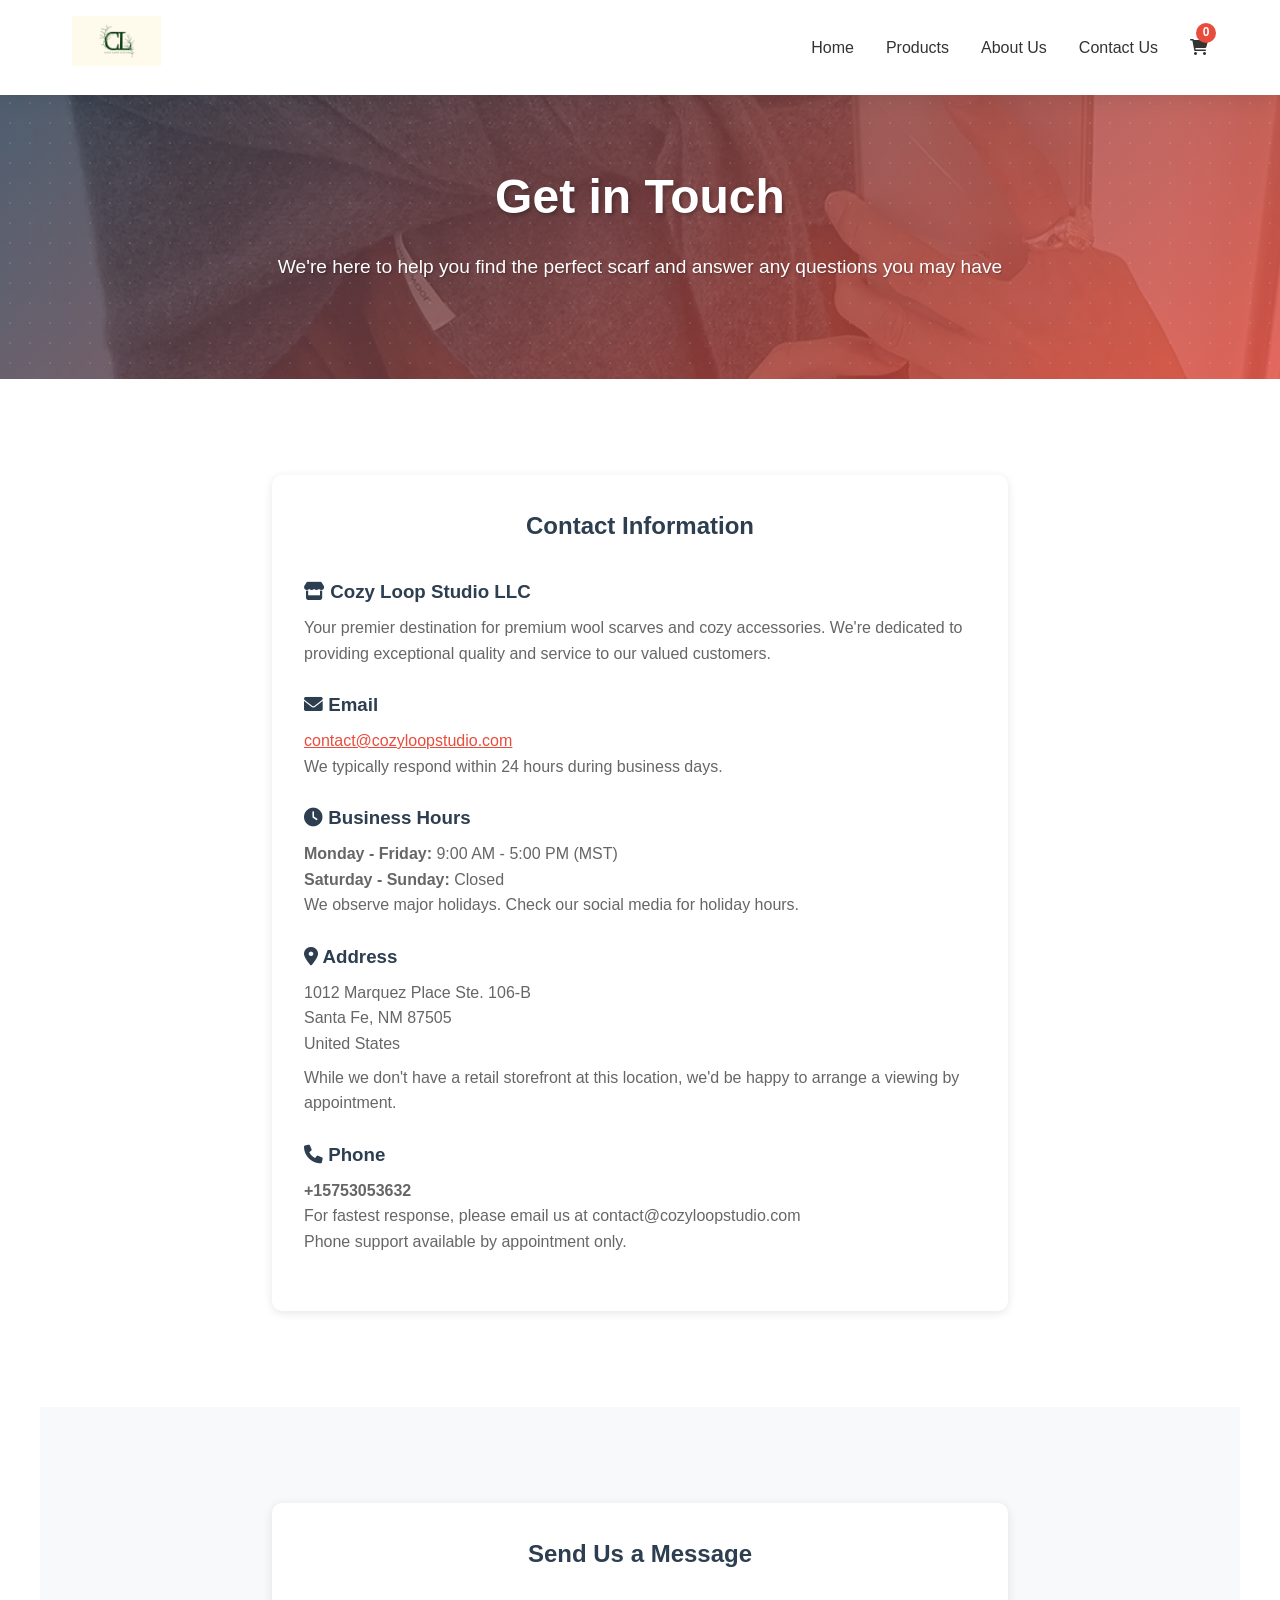
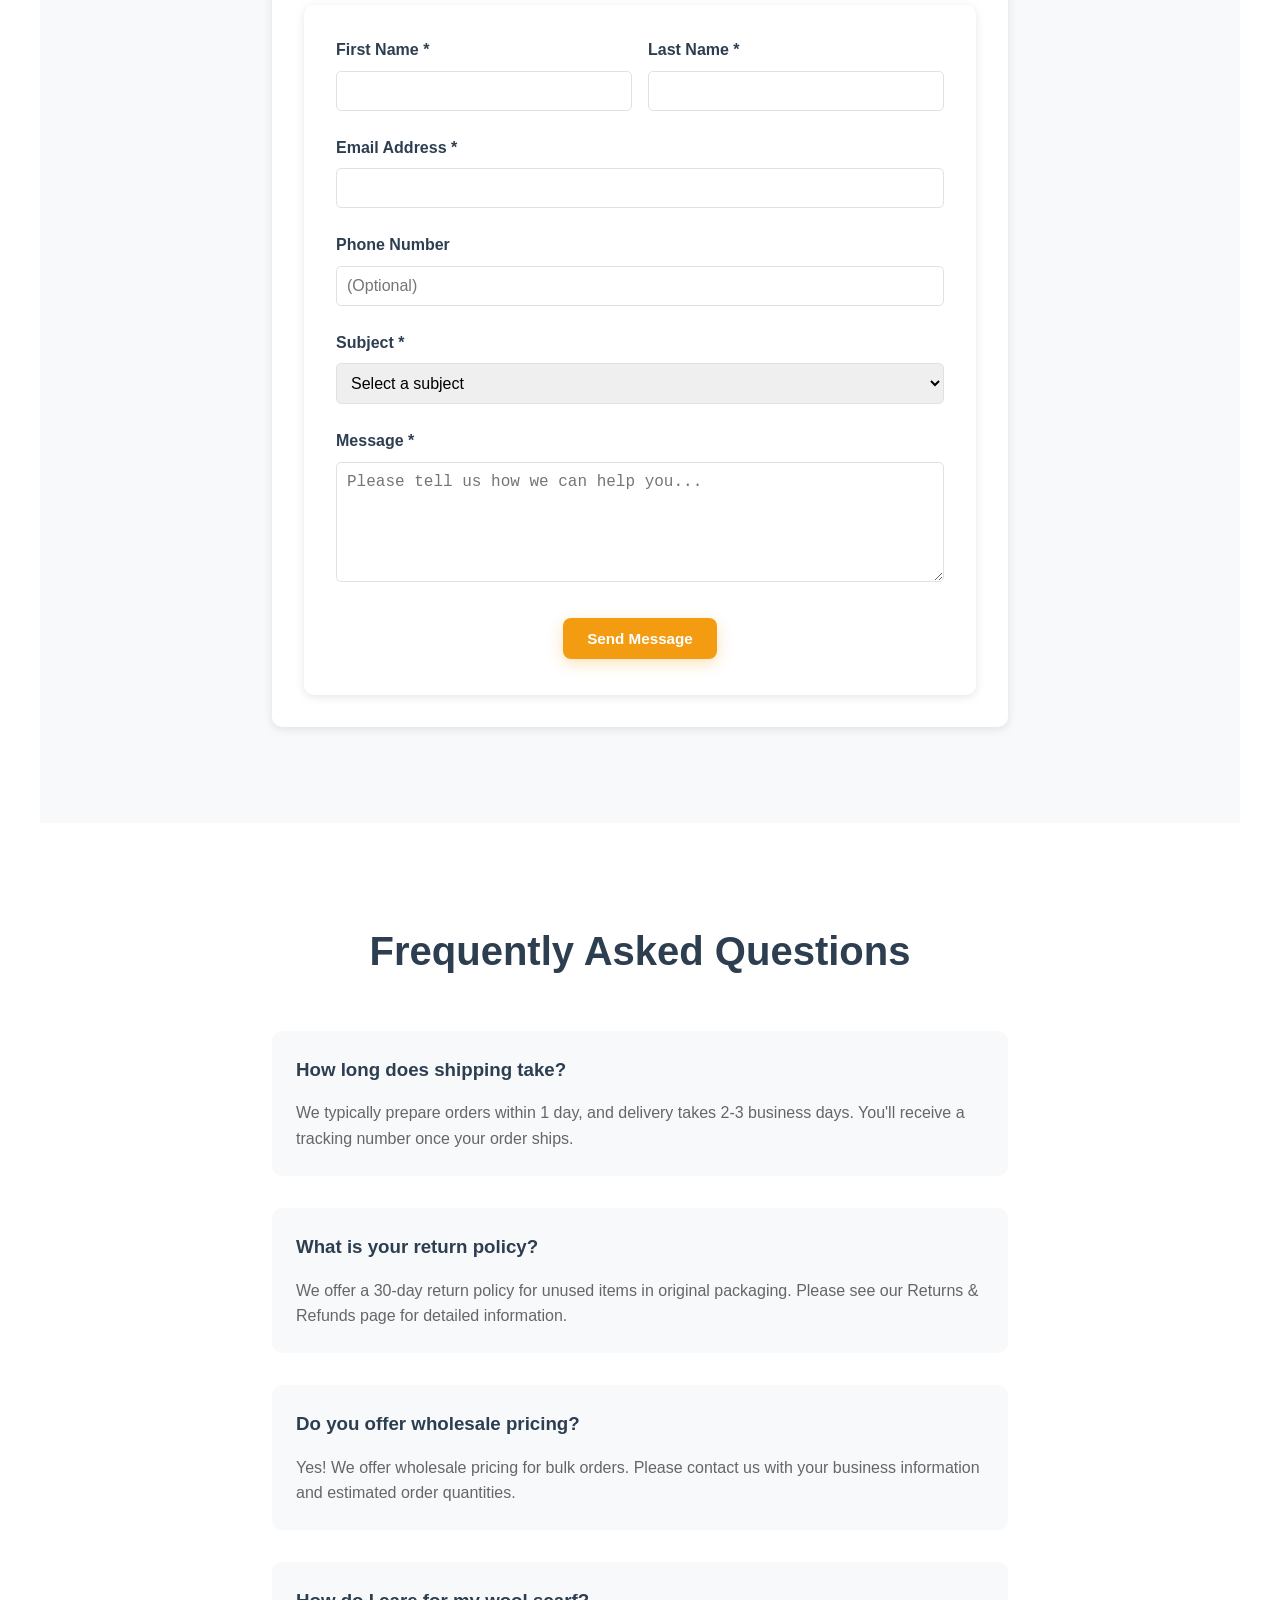
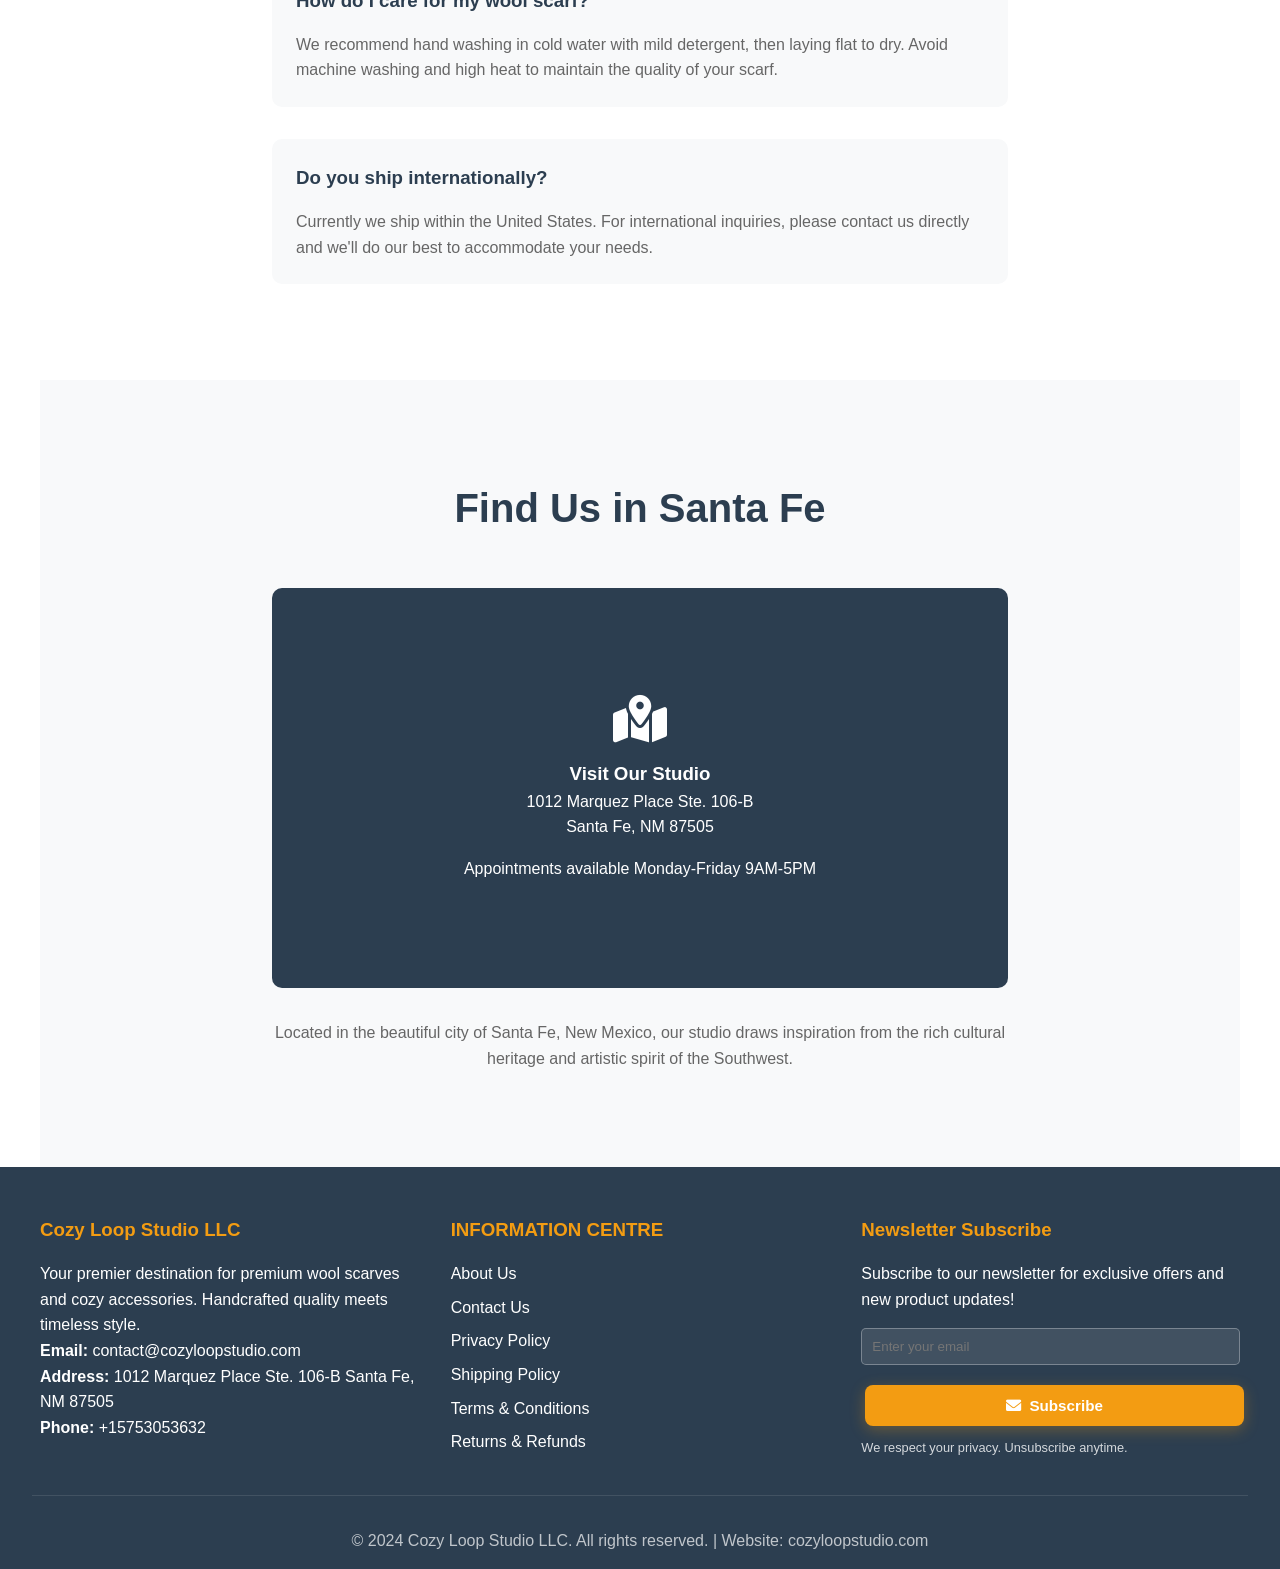
<file: contact.html>
<!DOCTYPE html>
<html lang="en">
<head>
    <meta charset="UTF-8">
    <meta name="viewport" content="width=device-width, initial-scale=1.0">
    <title>Contact Us - Cozy Loop Studio LLC</title>
    <meta name="description" content="Contact Cozy Loop Studio LLC - Get in touch for questions about our premium wool scarves and customer service.">
    <link rel="stylesheet" href="styles.css">
    <link href="https://cdnjs.cloudflare.com/ajax/libs/font-awesome/6.0.0/css/all.min.css" rel="stylesheet">
</head>
<body>
    <!-- Header & Navigation -->
    <header>
        <div class="nav-container">
            <a href="index.html" class="logo">
    <img src="logo/logo.webp" alt="Cozy Loop Studio LLC" style="height: 50px; width: auto;">
</a>
            <nav>
                <ul>
                    <li><a href="index.html">Home</a></li>
                    <li><a href="products.html">Products</a></li>
                    <li><a href="about.html">About Us</a></li>
                    <li><a href="contact.html">Contact Us</a></li>
                    <li>
                        <a href="cart.html" class="cart-icon">
                            <i class="fas fa-shopping-cart"></i>
                            <span class="cart-count">0</span>
                        </a>
                    </li>
                </ul>
            </nav>
        </div>
    </header>

    <!-- Hero Section -->
    <section class="hero">
        <div class="hero-content">
            <h1>Get in Touch</h1>
            <p>We're here to help you find the perfect scarf and answer any questions you may have</p>
        </div>
    </section>

    <!-- Contact Information -->
    <section class="products">
        <div class="contact-container">
            <div class="contact-info">
                <h2 style="color: var(--primary-color); margin-bottom: 2rem; text-align: center;">Contact Information</h2>
                
                <div class="contact-item">
                    <h3><i class="fas fa-store"></i> Cozy Loop Studio LLC</h3>
                    <p style="color: var(--text-light); line-height: 1.6;">Your premier destination for premium wool scarves and cozy accessories. We're dedicated to providing exceptional quality and service to our valued customers.</p>
                </div>

                <div class="contact-item">
                    <h3><i class="fas fa-envelope"></i> Email</h3>
                    <p><a href="mailto:contact@cozyloopstudio.com" style="color: var(--secondary-color);">contact@cozyloopstudio.com</a></p>
                    <p style="color: var(--text-light);">We typically respond within 24 hours during business days.</p>
                </div>

                <div class="contact-item">
                    <h3><i class="fas fa-clock"></i> Business Hours</h3>
                    <p style="color: var(--text-light);"><strong>Monday - Friday:</strong> 9:00 AM - 5:00 PM (MST)</p>
                    <p style="color: var(--text-light);"><strong>Saturday - Sunday:</strong> Closed</p>
                    <p style="color: var(--text-light);">We observe major holidays. Check our social media for holiday hours.</p>
                </div>

                <div class="contact-item">
                    <h3><i class="fas fa-map-marker-alt"></i> Address</h3>
                    <p style="color: var(--text-light);">
                        1012 Marquez Place Ste. 106-B<br>
                        Santa Fe, NM 87505<br>
                        United States
                    </p>
                    <p style="color: var(--text-light); margin-top: 0.5rem;">While we don't have a retail storefront at this location, we'd be happy to arrange a viewing by appointment.</p>
                </div>

                <div class="contact-item">
                    <h3><i class="fas fa-phone"></i> Phone</h3>
                    <p style="color: var(--text-light);"><strong>+15753053632</strong></p>
                    <p style="color: var(--text-light);">For fastest response, please email us at contact@cozyloopstudio.com</p>
                    <p style="color: var(--text-light);">Phone support available by appointment only.</p>
                </div>
            </div>
        </div>
    </section>

    <!-- Contact Form -->
    <section class="products" style="background: var(--bg-light);">
        <div class="contact-container">
            <div class="contact-form">
                <h2 style="color: var(--primary-color); margin-bottom: 2rem; text-align: center;">Send Us a Message</h2>
                
                <form class="contact-form" onsubmit="submitContactForm(event)">
                    <div style="display: grid; grid-template-columns: 1fr 1fr; gap: 1rem;">
                        <div class="form-group">
                            <label for="firstName">First Name *</label>
                            <input type="text" id="firstName" name="firstName" required>
                        </div>
                        <div class="form-group">
                            <label for="lastName">Last Name *</label>
                            <input type="text" id="lastName" name="lastName" required>
                        </div>
                    </div>
                    
                    <div class="form-group">
                        <label for="email">Email Address *</label>
                        <input type="email" id="email" name="email" required>
                    </div>
                    
                    <div class="form-group">
                        <label for="phone">Phone Number</label>
                        <input type="tel" id="phone" name="phone" placeholder="(Optional)">
                    </div>
                    
                    <div class="form-group">
                        <label for="subject">Subject *</label>
                        <select id="subject" name="subject" required style="width: 100%; padding: 10px; border: 1px solid var(--border-color); border-radius: 5px; font-size: 1rem;">
                            <option value="">Select a subject</option>
                            <option value="product-question">Product Question</option>
                            <option value="order-status">Order Status</option>
                            <option value="return-exchange">Return/Exchange</option>
                            <option value="wholesale">Wholesale Inquiry</option>
                            <option value="partnership">Partnership Opportunity</option>
                            <option value="other">Other</option>
                        </select>
                    </div>
                    
                    <div class="form-group">
                        <label for="message">Message *</label>
                        <textarea id="message" name="message" required placeholder="Please tell us how we can help you..."></textarea>
                    </div>
                    
                    <div style="text-align: center;">
                        <button type="submit" class="btn">Send Message</button>
                    </div>
                </form>
            </div>
        </div>
    </section>

    <!-- FAQ Section -->
    <section class="products">
        <div class="contact-container">
            <h2 class="section-title">Frequently Asked Questions</h2>
            
            <div style="max-width: 800px; margin: 0 auto;">
                <div style="margin-bottom: 2rem; padding: 1.5rem; background: var(--bg-light); border-radius: 10px;">
                    <h3 style="color: var(--primary-color); margin-bottom: 1rem;">How long does shipping take?</h3>
                    <p style="color: var(--text-light); line-height: 1.6;">We typically prepare orders within 1 day, and delivery takes 2-3 business days. You'll receive a tracking number once your order ships.</p>
                </div>
                
                <div style="margin-bottom: 2rem; padding: 1.5rem; background: var(--bg-light); border-radius: 10px;">
                    <h3 style="color: var(--primary-color); margin-bottom: 1rem;">What is your return policy?</h3>
                    <p style="color: var(--text-light); line-height: 1.6;">We offer a 30-day return policy for unused items in original packaging. Please see our Returns & Refunds page for detailed information.</p>
                </div>
                
                <div style="margin-bottom: 2rem; padding: 1.5rem; background: var(--bg-light); border-radius: 10px;">
                    <h3 style="color: var(--primary-color); margin-bottom: 1rem;">Do you offer wholesale pricing?</h3>
                    <p style="color: var(--text-light); line-height: 1.6;">Yes! We offer wholesale pricing for bulk orders. Please contact us with your business information and estimated order quantities.</p>
                </div>
                
                <div style="margin-bottom: 2rem; padding: 1.5rem; background: var(--bg-light); border-radius: 10px;">
                    <h3 style="color: var(--primary-color); margin-bottom: 1rem;">How do I care for my wool scarf?</h3>
                    <p style="color: var(--text-light); line-height: 1.6;">We recommend hand washing in cold water with mild detergent, then laying flat to dry. Avoid machine washing and high heat to maintain the quality of your scarf.</p>
                </div>
                
                <div style="margin-bottom: 2rem; padding: 1.5rem; background: var(--bg-light); border-radius: 10px;">
                    <h3 style="color: var(--primary-color); margin-bottom: 1rem;">Do you ship internationally?</h3>
                    <p style="color: var(--text-light); line-height: 1.6;">Currently we ship within the United States. For international inquiries, please contact us directly and we'll do our best to accommodate your needs.</p>
                </div>
            </div>
        </div>
    </section>

    <!-- Map Section -->
    <section class="products" style="background: var(--bg-light);">
        <div class="contact-container">
            <h2 class="section-title">Find Us in Santa Fe</h2>
            <div style="background: var(--primary-color); height: 400px; border-radius: 10px; display: flex; align-items: center; justify-content: center; color: white; margin-bottom: 2rem;">
                <div style="text-align: center;">
                    <i class="fas fa-map-marked-alt" style="font-size: 3rem; margin-bottom: 1rem;"></i>
                    <h3>Visit Our Studio</h3>
                    <p>1012 Marquez Place Ste. 106-B<br>Santa Fe, NM 87505</p>
                    <p style="margin-top: 1rem;">Appointments available Monday-Friday 9AM-5PM</p>
                </div>
            </div>
            <p style="text-align: center; color: var(--text-light);">
                Located in the beautiful city of Santa Fe, New Mexico, our studio draws inspiration from the rich cultural heritage and artistic spirit of the Southwest.
            </p>
        </div>
    </section>

    <!-- Footer -->
    <footer>
        <div class="footer-content">
            <div class="footer-section">
                <h3>Cozy Loop Studio LLC</h3>
                <p>Your premier destination for premium wool scarves and cozy accessories. Handcrafted quality meets timeless style.</p>
                <p><strong>Email:</strong> contact@cozyloopstudio.com</p>
                <p><strong>Address:</strong> 1012 Marquez Place Ste. 106-B Santa Fe, NM 87505</p>
                <p><strong>Phone:</strong> +15753053632</p>
            </div>
            <div class="footer-section">
                <h3>INFORMATION CENTRE</h3>
                <ul>
                    <li><a href="about.html">About Us</a></li>
                    <li><a href="contact.html">Contact Us</a></li>
                    <li><a href="privacy-policy.html">Privacy Policy</a></li>
                    <li><a href="shipping-policy.html">Shipping Policy</a></li>
                    <li><a href="terms-conditions.html">Terms & Conditions</a></li>
                    <li><a href="returns-refunds.html">Returns & Refunds</a></li>
                </ul>
            </div>
            <div class="footer-section">
                <h3>Newsletter Subscribe</h3>
                <p>Subscribe to our newsletter for exclusive offers and new product updates!</p>
                <form onsubmit="subscribeNewsletter(event)" style="margin-top: 1rem;">
                    <input type="email" placeholder="Enter your email" required style="width: 100%; padding: 10px; border: 1px solid rgba(255,255,255,0.3); background: rgba(255,255,255,0.1); color: white; border-radius: 5px; margin-bottom: 1rem;">
                    <button type="submit" class="btn" style="width: 100%; background: var(--accent-color); border: none;">
                        <i class="fas fa-envelope"></i> Subscribe
                    </button>
                </form>
                <p style="font-size: 0.8rem; margin-top: 0.5rem; opacity: 0.8;">We respect your privacy. Unsubscribe anytime.</p>
            </div>
        </div>
        <div class="footer-bottom">
            <p>&copy; 2024 Cozy Loop Studio LLC. All rights reserved. | Website: cozyloopstudio.com</p>
        </div>
    </footer>

    <script src="script.js"></script>
    <script>
        // Enhanced contact form validation
        function submitContactForm(event) {
            event.preventDefault();
            
            const formData = new FormData(event.target);
            const data = Object.fromEntries(formData);
            
            // Basic validation
            if (!data.firstName || !data.lastName || !data.email || !data.subject || !data.message) {
                cart.showToast('Please fill in all required fields', 'error');
                return;
            }
            
            if (!validateEmail(data.email)) {
                cart.showToast('Please enter a valid email address', 'error');
                return;
            }
            
            // Simulate form submission
            cart.showToast('Thank you for your message! We will respond within 24 hours.', 'success');
            
            // Log the form data (in a real application, this would be sent to a server)
            console.log('Contact form submission:', data);
            
            // Reset form
            event.target.reset();
        }
    </script>
</body>
</html>
</file>
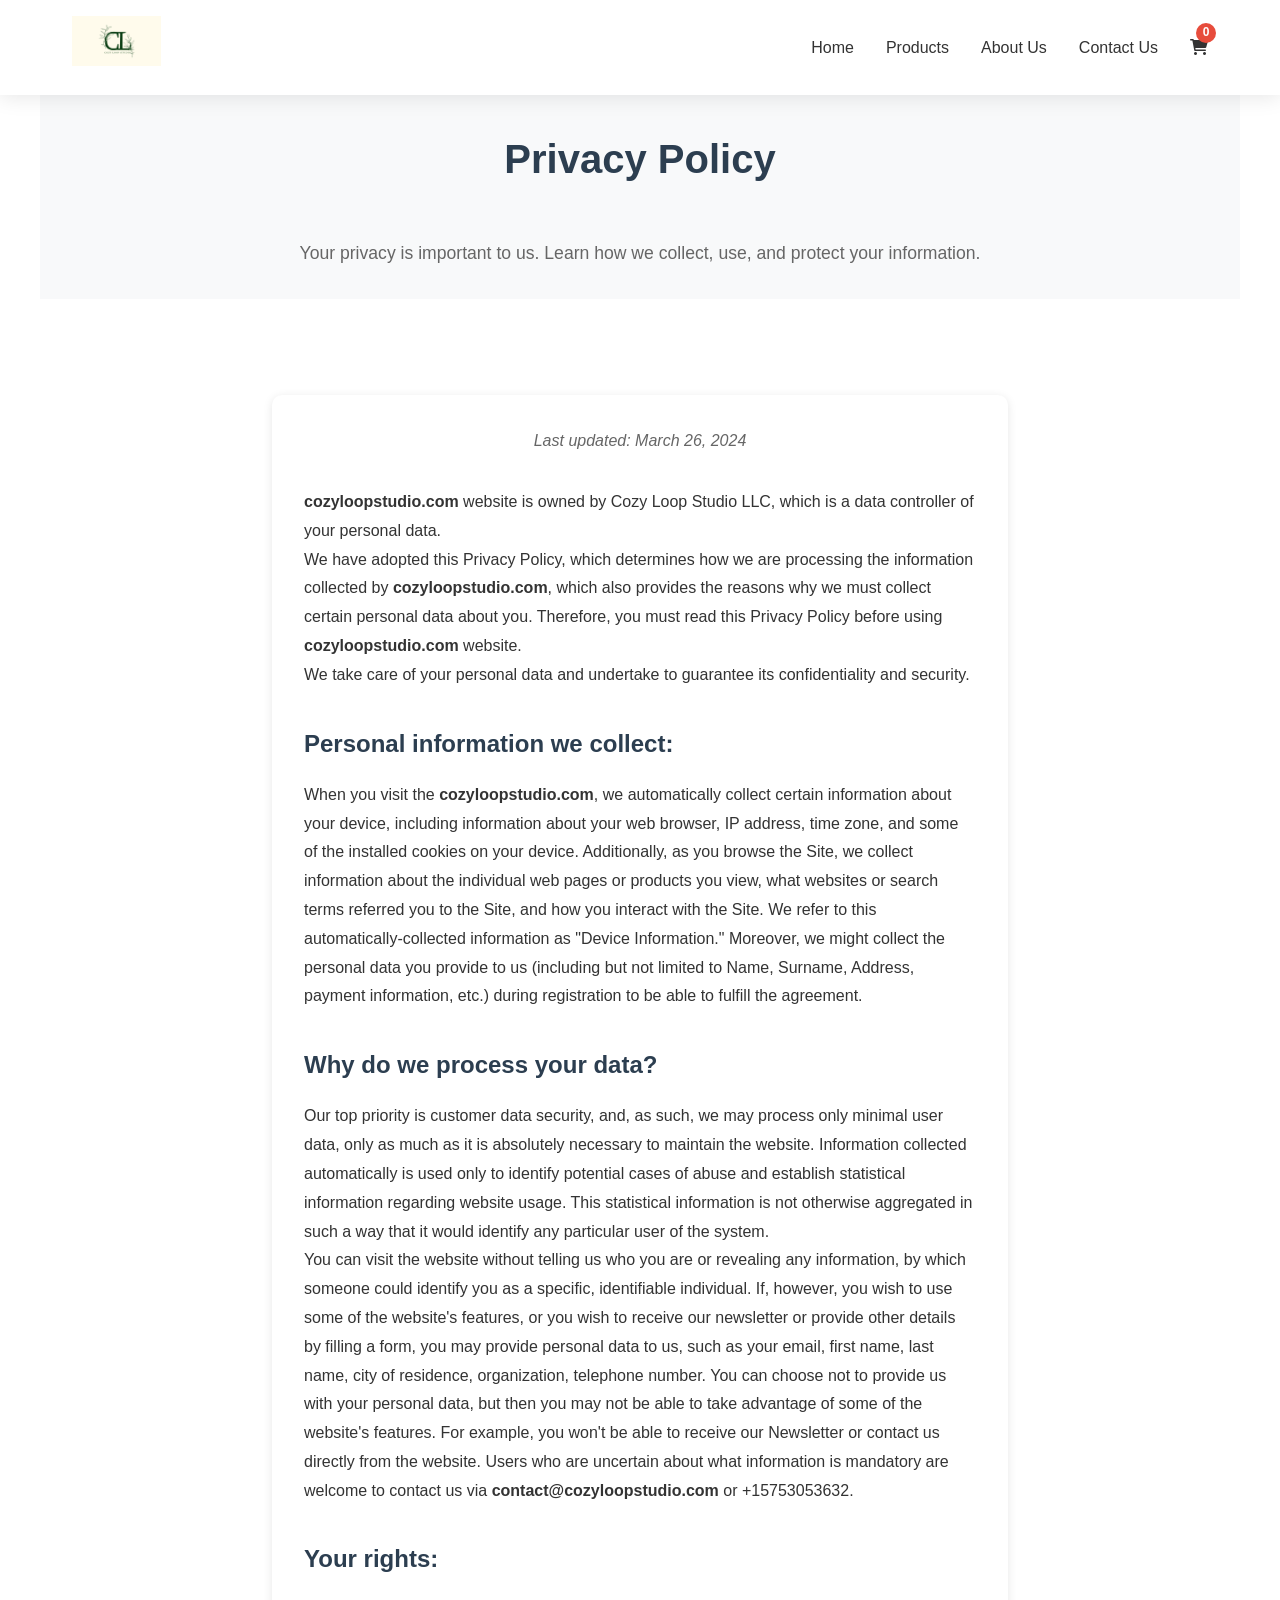
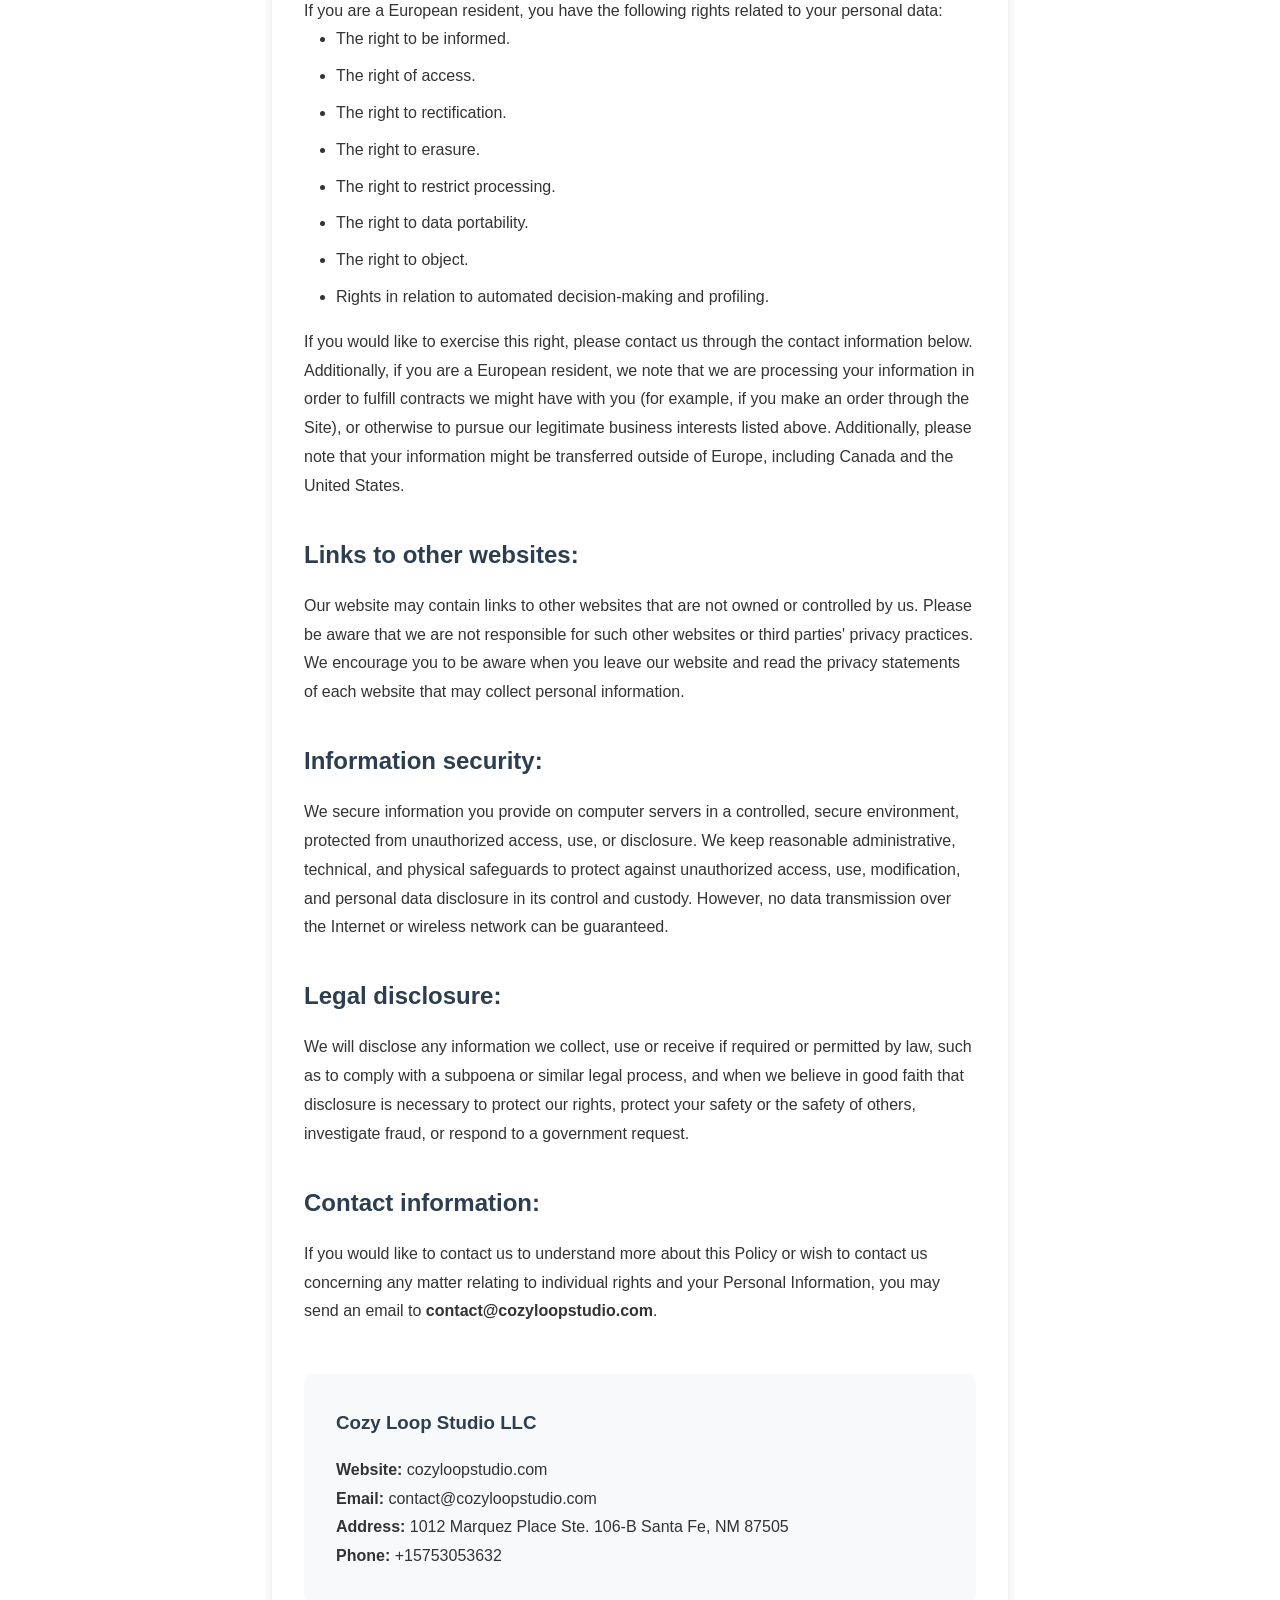
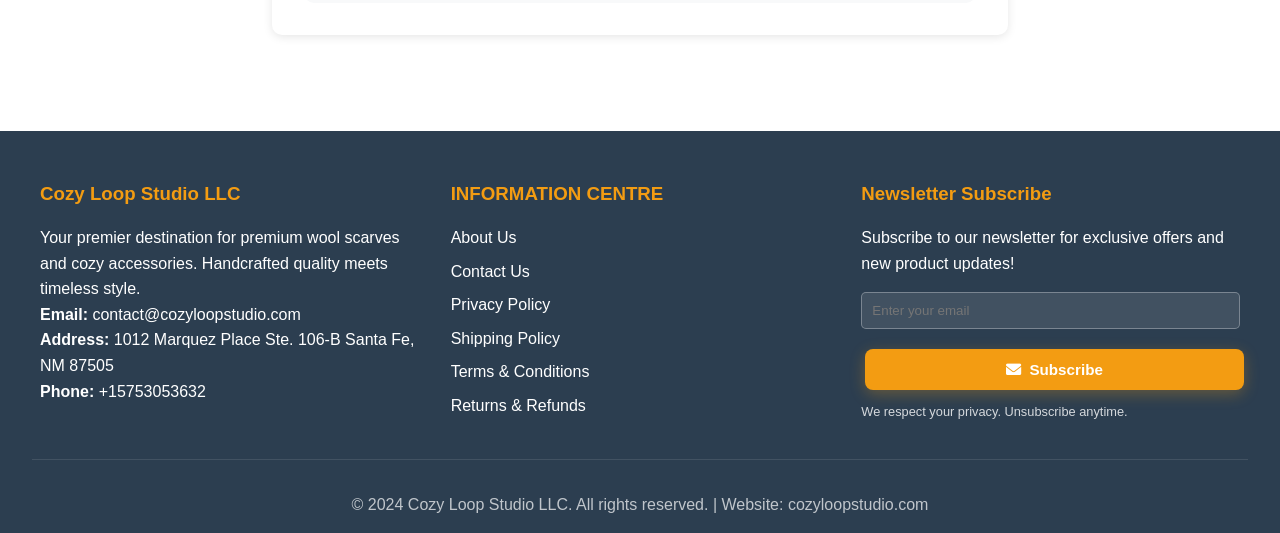
<file: privacy-policy.html>
<!DOCTYPE html>
<html lang="en">
<head>
    <meta charset="UTF-8">
    <meta name="viewport" content="width=device-width, initial-scale=1.0">
    <title>Privacy Policy - Cozy Loop Studio LLC</title>
    <meta name="description" content="Read the Privacy Policy for Cozy Loop Studio LLC. Learn how we protect your personal information when you visit cozyloopstudio.com">
    <link rel="stylesheet" href="styles.css">
    <link href="https://cdnjs.cloudflare.com/ajax/libs/font-awesome/6.0.0/css/all.min.css" rel="stylesheet">
</head>
<body>
    <!-- Header & Navigation -->
    <header>
        <div class="nav-container">
            <a href="index.html" class="logo">
    <img src="logo/logo.webp" alt="Cozy Loop Studio LLC" style="height: 50px; width: auto;">
</a>
            <nav>
                <ul>
                    <li><a href="index.html">Home</a></li>
                    <li><a href="products.html">Products</a></li>
                    <li><a href="about.html">About Us</a></li>
                    <li><a href="contact.html">Contact Us</a></li>
                    <li>
                        <a href="cart.html" class="cart-icon">
                            <i class="fas fa-shopping-cart"></i>
                            <span class="cart-count">0</span>
                        </a>
                    </li>
                </ul>
            </nav>
        </div>
    </header>

    <!-- Page Header -->
    <section class="products" style="background: var(--bg-light); padding: 2rem 0;">
        <div style="max-width: 1200px; margin: 0 auto; padding: 0 2rem; text-align: center;">
            <h1 class="section-title">Privacy Policy</h1>
            <p style="font-size: 1.1rem; color: var(--text-light);">Your privacy is important to us. Learn how we collect, use, and protect your information.</p>
        </div>
    </section>

    <!-- Privacy Policy Content -->
    <section class="products">
        <div class="policy-container">
            <div class="policy-content">
                <p style="text-align: center; font-style: italic; margin-bottom: 2rem; color: var(--text-light);">
                    Last updated: March 26, 2024
                </p>

                <p>
                    <strong>cozyloopstudio.com</strong> website is owned by Cozy Loop Studio LLC, which is a data controller of your personal data.
                </p>

                <p>
                    We have adopted this Privacy Policy, which determines how we are processing the information collected by <strong>cozyloopstudio.com</strong>, which also provides the reasons why we must collect certain personal data about you. Therefore, you must read this Privacy Policy before using <strong>cozyloopstudio.com</strong> website.
                </p>

                <p>
                    We take care of your personal data and undertake to guarantee its confidentiality and security.
                </p>

                <h2>Personal information we collect:</h2>
                <p>
                    When you visit the <strong>cozyloopstudio.com</strong>, we automatically collect certain information about your device, including information about your web browser, IP address, time zone, and some of the installed cookies on your device. Additionally, as you browse the Site, we collect information about the individual web pages or products you view, what websites or search terms referred you to the Site, and how you interact with the Site. We refer to this automatically-collected information as "Device Information." Moreover, we might collect the personal data you provide to us (including but not limited to Name, Surname, Address, payment information, etc.) during registration to be able to fulfill the agreement.
                </p>

                <h2>Why do we process your data?</h2>
                <p>
                    Our top priority is customer data security, and, as such, we may process only minimal user data, only as much as it is absolutely necessary to maintain the website. Information collected automatically is used only to identify potential cases of abuse and establish statistical information regarding website usage. This statistical information is not otherwise aggregated in such a way that it would identify any particular user of the system.
                </p>

                <p>
                    You can visit the website without telling us who you are or revealing any information, by which someone could identify you as a specific, identifiable individual. If, however, you wish to use some of the website's features, or you wish to receive our newsletter or provide other details by filling a form, you may provide personal data to us, such as your email, first name, last name, city of residence, organization, telephone number. You can choose not to provide us with your personal data, but then you may not be able to take advantage of some of the website's features. For example, you won't be able to receive our Newsletter or contact us directly from the website. Users who are uncertain about what information is mandatory are welcome to contact us via <strong>contact@cozyloopstudio.com</strong> or +15753053632.
                </p>

                <h2>Your rights:</h2>
                <p>
                    If you are a European resident, you have the following rights related to your personal data:
                </p>
                <ul>
                    <li>The right to be informed.</li>
                    <li>The right of access.</li>
                    <li>The right to rectification.</li>
                    <li>The right to erasure.</li>
                    <li>The right to restrict processing.</li>
                    <li>The right to data portability.</li>
                    <li>The right to object.</li>
                    <li>Rights in relation to automated decision-making and profiling.</li>
                </ul>
                <p>
                    If you would like to exercise this right, please contact us through the contact information below.
                </p>

                <p>
                    Additionally, if you are a European resident, we note that we are processing your information in order to fulfill contracts we might have with you (for example, if you make an order through the Site), or otherwise to pursue our legitimate business interests listed above. Additionally, please note that your information might be transferred outside of Europe, including Canada and the United States.
                </p>

                <h2>Links to other websites:</h2>
                <p>
                    Our website may contain links to other websites that are not owned or controlled by us. Please be aware that we are not responsible for such other websites or third parties' privacy practices. We encourage you to be aware when you leave our website and read the privacy statements of each website that may collect personal information.
                </p>

                <h2>Information security:</h2>
                <p>
                    We secure information you provide on computer servers in a controlled, secure environment, protected from unauthorized access, use, or disclosure. We keep reasonable administrative, technical, and physical safeguards to protect against unauthorized access, use, modification, and personal data disclosure in its control and custody. However, no data transmission over the Internet or wireless network can be guaranteed.
                </p>

                <h2>Legal disclosure:</h2>
                <p>
                    We will disclose any information we collect, use or receive if required or permitted by law, such as to comply with a subpoena or similar legal process, and when we believe in good faith that disclosure is necessary to protect our rights, protect your safety or the safety of others, investigate fraud, or respond to a government request.
                </p>

                <h2>Contact information:</h2>
                <p>
                    If you would like to contact us to understand more about this Policy or wish to contact us concerning any matter relating to individual rights and your Personal Information, you may send an email to <strong>contact@cozyloopstudio.com</strong>.
                </p>

                <div style="background: var(--bg-light); padding: 2rem; border-radius: 10px; margin-top: 3rem;">
                    <h3 style="color: var(--primary-color); margin-bottom: 1rem;">Cozy Loop Studio LLC</h3>
                    <p><strong>Website:</strong> cozyloopstudio.com</p>
                    <p><strong>Email:</strong> contact@cozyloopstudio.com</p>
                    <p><strong>Address:</strong> 1012 Marquez Place Ste. 106-B Santa Fe, NM 87505</p>
                    <p><strong>Phone:</strong> +15753053632</p>
                </div>
            </div>
        </div>
    </section>

    <!-- Footer -->
    <footer>
        <div class="footer-content">
            <div class="footer-section">
                <h3>Cozy Loop Studio LLC</h3>
                <p>Your premier destination for premium wool scarves and cozy accessories. Handcrafted quality meets timeless style.</p>
                <p><strong>Email:</strong> contact@cozyloopstudio.com</p>
                <p><strong>Address:</strong> 1012 Marquez Place Ste. 106-B Santa Fe, NM 87505</p>
                <p><strong>Phone:</strong> +15753053632</p>
            </div>
            <div class="footer-section">
                <h3>INFORMATION CENTRE</h3>
                <ul>
                    <li><a href="about.html">About Us</a></li>
                    <li><a href="contact.html">Contact Us</a></li>
                    <li><a href="privacy-policy.html">Privacy Policy</a></li>
                    <li><a href="shipping-policy.html">Shipping Policy</a></li>
                    <li><a href="terms-conditions.html">Terms & Conditions</a></li>
                    <li><a href="returns-refunds.html">Returns & Refunds</a></li>
                </ul>
            </div>
            <div class="footer-section">
                <h3>Newsletter Subscribe</h3>
                <p>Subscribe to our newsletter for exclusive offers and new product updates!</p>
                <form onsubmit="subscribeNewsletter(event)" style="margin-top: 1rem;">
                    <input type="email" placeholder="Enter your email" required style="width: 100%; padding: 10px; border: 1px solid rgba(255,255,255,0.3); background: rgba(255,255,255,0.1); color: white; border-radius: 5px; margin-bottom: 1rem;">
                    <button type="submit" class="btn" style="width: 100%; background: var(--accent-color); border: none;">
                        <i class="fas fa-envelope"></i> Subscribe
                    </button>
                </form>
                <p style="font-size: 0.8rem; margin-top: 0.5rem; opacity: 0.8;">We respect your privacy. Unsubscribe anytime.</p>
            </div>
        </div>
        <div class="footer-bottom">
            <p>&copy; 2024 Cozy Loop Studio LLC. All rights reserved. | Website: cozyloopstudio.com</p>
        </div>
    </footer>

    <script src="script.js"></script>
</body>
</html>
</file>
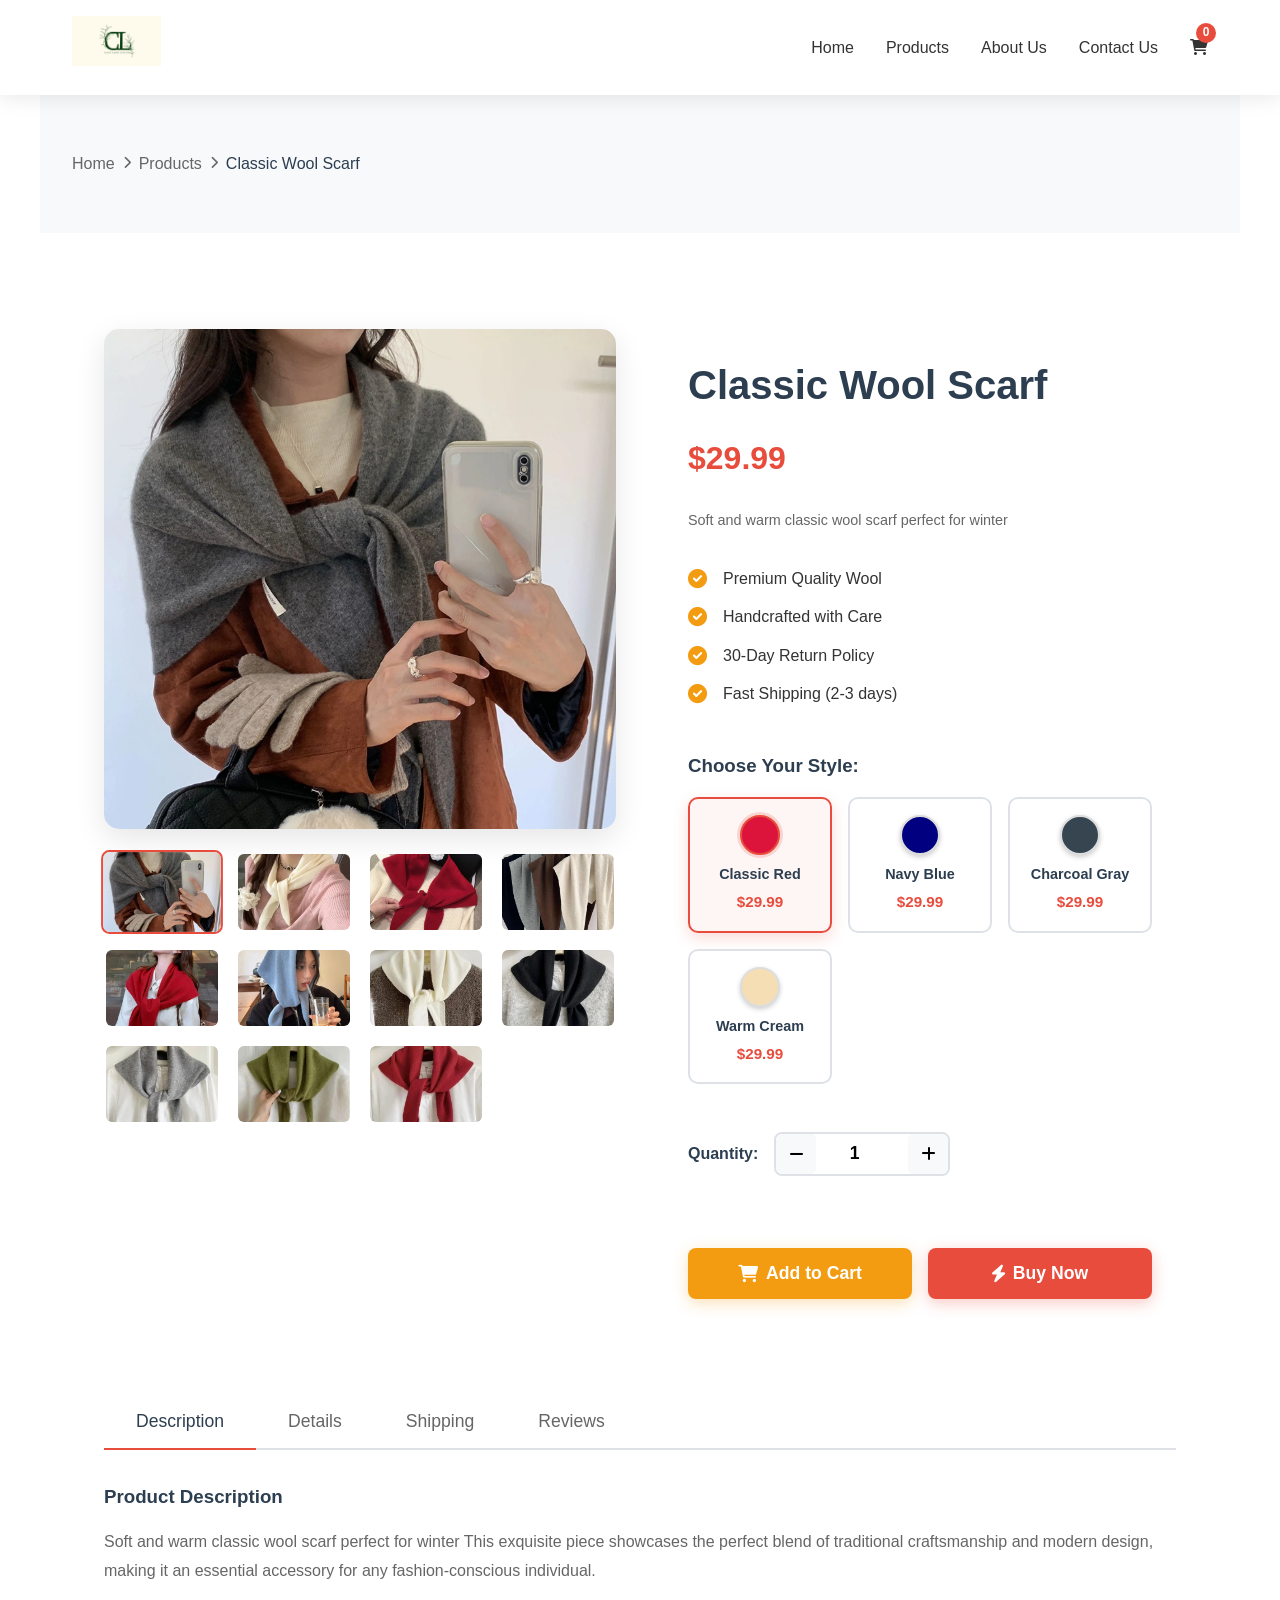
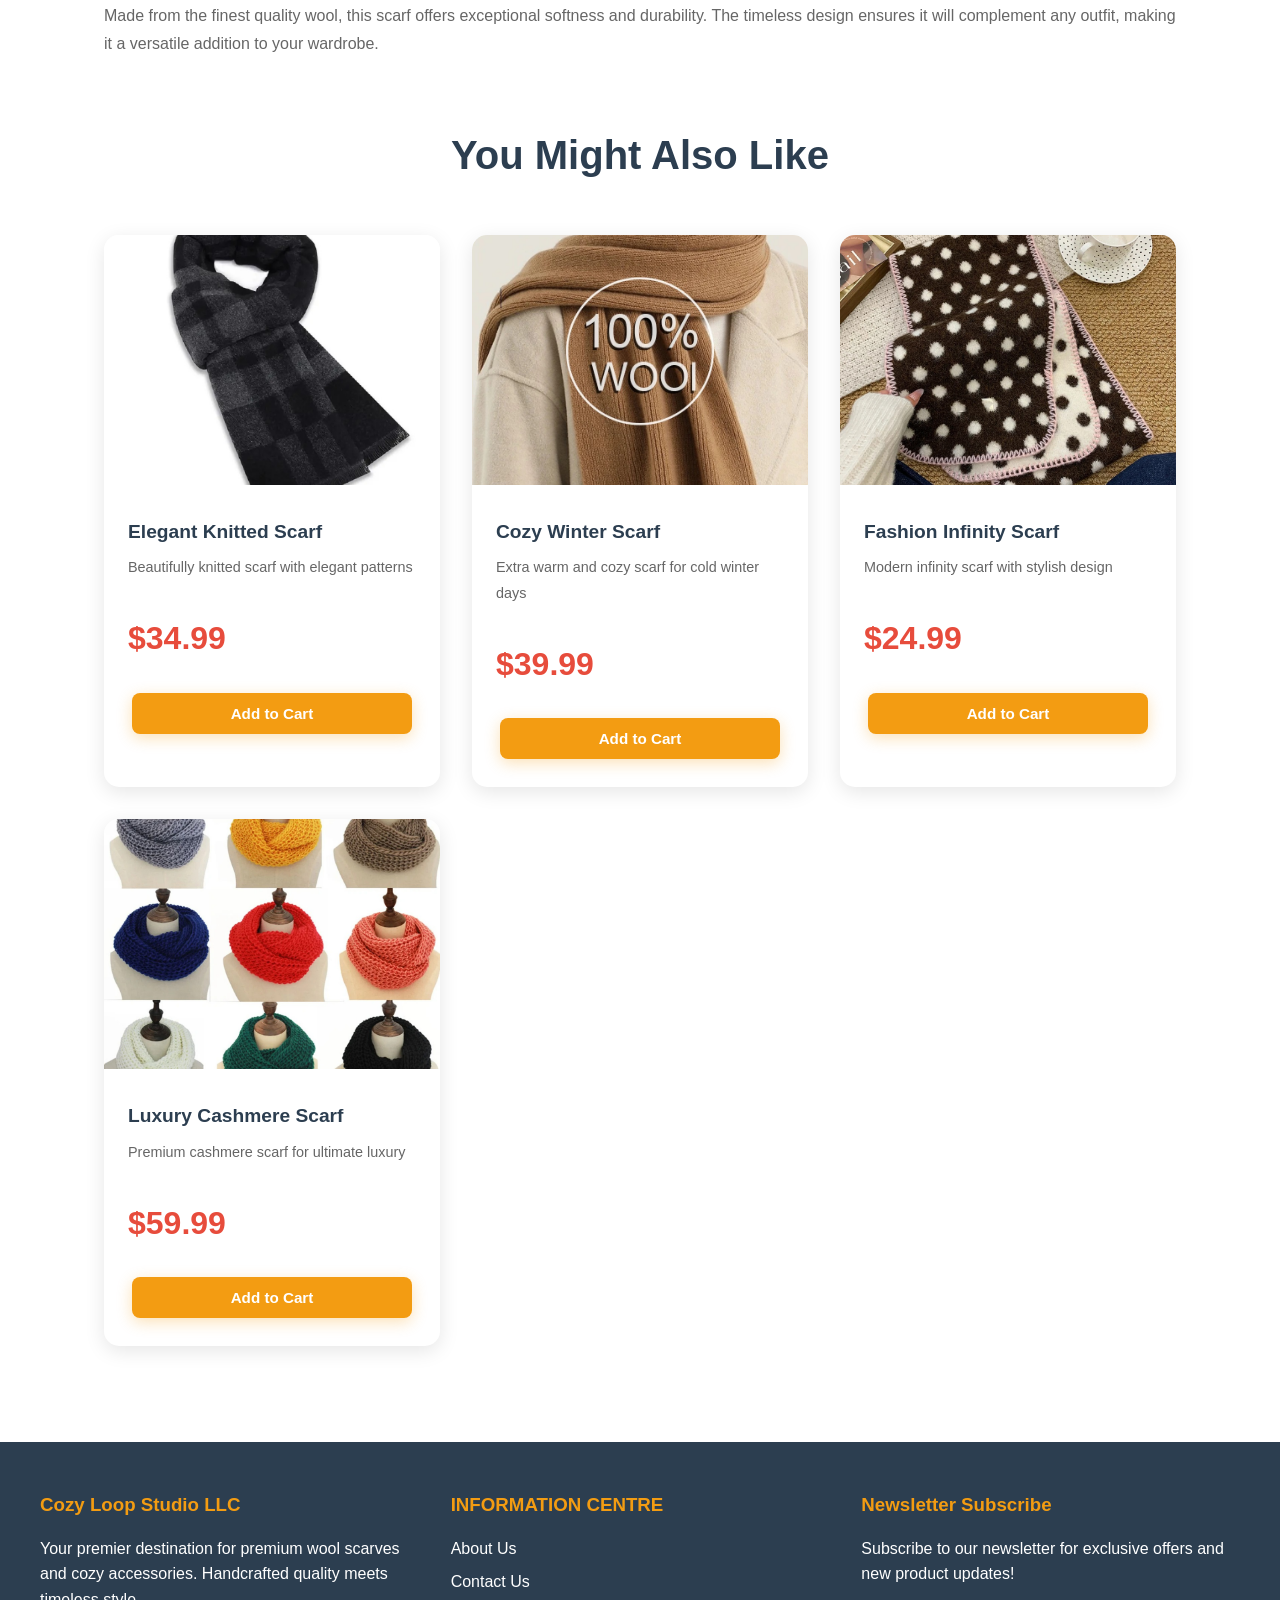
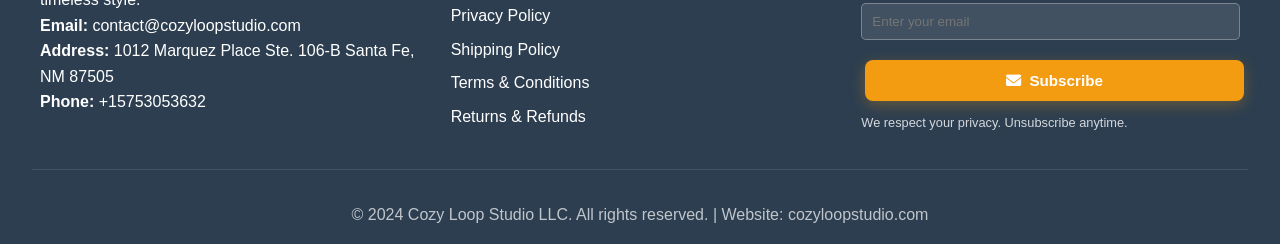
<file: product-detail.html>
<!DOCTYPE html>
<html lang="en">
<head>
    <meta charset="UTF-8">
    <meta name="viewport" content="width=device-width, initial-scale=1.0">
    <title>Product Detail - Cozy Loop Studio LLC</title>
    <meta name="description" content="View detailed information about our premium wool scarves at Cozy Loop Studio LLC.">
    <link rel="stylesheet" href="styles.css">
    <link href="https://cdnjs.cloudflare.com/ajax/libs/font-awesome/6.0.0/css/all.min.css" rel="stylesheet">
    <style>
        /* Product Detail Specific Styles */
        .product-detail-container {
            max-width: 1200px;
            margin: 2rem auto;
            padding: 0 2rem;
        }

        .product-detail {
            display: grid;
            grid-template-columns: 1fr 1fr;
            gap: 3rem;
            margin-bottom: 3rem;
        }

        .product-images {
            position: relative;
        }

        .main-image {
            width: 100%;
            height: 500px;
            object-fit: cover;
            border-radius: 15px;
            box-shadow: 0 10px 30px rgba(0,0,0,0.1);
            transition: transform 0.3s ease;
        }

        .main-image:hover {
            transform: scale(1.02);
        }

        .image-gallery {
            display: grid;
            grid-template-columns: repeat(4, 1fr);
            gap: 1rem;
            margin-top: 1rem;
        }

        .thumbnail {
            width: 100%;
            height: 80px;
            object-fit: cover;
            border-radius: 8px;
            cursor: pointer;
            transition: all 0.3s ease;
            border: 2px solid transparent;
        }

        .thumbnail:hover, .thumbnail.active {
            border-color: var(--secondary-color);
            transform: scale(1.05);
        }

        .product-info {
            display: flex;
            flex-direction: column;
            justify-content: center;
        }

        .product-title {
            font-size: 2.5rem;
            color: var(--primary-color);
            margin-bottom: 1rem;
            animation: fadeInUp 0.6s ease;
        }

        .product-price {
            font-size: 2rem;
            color: var(--secondary-color);
            font-weight: bold;
            margin-bottom: 1.5rem;
            animation: fadeInUp 0.6s ease 0.1s both;
        }

        .product-description {
            color: var(--text-light);
            line-height: 1.8;
            margin-bottom: 2rem;
            animation: fadeInUp 0.6s ease 0.2s both;
        }

        .product-features {
            margin-bottom: 2rem;
            animation: fadeInUp 0.6s ease 0.3s both;
        }

        .feature-item {
            display: flex;
            align-items: center;
            margin-bottom: 0.8rem;
            color: var(--text-dark);
        }

        .feature-item i {
            color: var(--accent-color);
            margin-right: 1rem;
            font-size: 1.2rem;
        }

        .quantity-selector {
            display: flex;
            align-items: center;
            gap: 1rem;
            margin-bottom: 2rem;
            animation: fadeInUp 0.6s ease 0.4s both;
        }

        .quantity-controls {
            display: flex;
            align-items: center;
            border: 2px solid var(--border-color);
            border-radius: 8px;
            overflow: hidden;
        }

        .quantity-btn {
            background: var(--bg-light);
            border: none;
            width: 40px;
            height: 40px;
            cursor: pointer;
            display: flex;
            align-items: center;
            justify-content: center;
            transition: all 0.3s ease;
        }

        .quantity-btn:hover {
            background: var(--secondary-color);
            color: white;
        }

        .quantity-input {
            border: none;
            width: 60px;
            height: 40px;
            text-align: center;
            font-size: 1.1rem;
            font-weight: bold;
        }

        .action-buttons {
            display: flex;
            gap: 1rem;
            flex-wrap: wrap;
            animation: fadeInUp 0.6s ease 0.5s both;
        }

        .btn-large {
            padding: 15px 30px;
            font-size: 1.1rem;
            border-radius: 8px;
            transition: all 0.3s ease;
            position: relative;
            overflow: hidden;
        }

        .btn-large::before {
            content: '';
            position: absolute;
            top: 50%;
            left: 50%;
            width: 0;
            height: 0;
            border-radius: 50%;
            background: rgba(255,255,255,0.3);
            transform: translate(-50%, -50%);
            transition: width 0.6s ease, height 0.6s ease;
        }

        .btn-large:hover::before {
            width: 300px;
            height: 300px;
        }

        .product-tabs {
            margin-top: 3rem;
            animation: fadeInUp 0.6s ease 0.6s both;
        }

        .tab-buttons {
            display: flex;
            border-bottom: 2px solid var(--border-color);
            margin-bottom: 2rem;
        }

        .tab-btn {
            background: none;
            border: none;
            padding: 1rem 2rem;
            font-size: 1.1rem;
            cursor: pointer;
            color: var(--text-light);
            transition: all 0.3s ease;
            position: relative;
        }

        .tab-btn.active {
            color: var(--primary-color);
        }

        .tab-btn.active::after {
            content: '';
            position: absolute;
            bottom: -2px;
            left: 0;
            right: 0;
            height: 2px;
            background: var(--secondary-color);
        }

        .tab-content {
            display: none;
            animation: fadeIn 0.5s ease;
        }

        .tab-content.active {
            display: block;
        }

        .related-products {
            margin-top: 4rem;
        }

        .related-grid {
            display: grid;
            grid-template-columns: repeat(auto-fit, minmax(250px, 1fr));
            gap: 2rem;
            margin-top: 2rem;
        }

        @keyframes fadeIn {
            from { opacity: 0; }
            to { opacity: 1; }
        }

        @keyframes slideInLeft {
            from { 
                opacity: 0;
                transform: translateX(-30px);
            }
            to { 
                opacity: 1;
                transform: translateX(0);
            }
        }

        @keyframes pulse {
            0% { transform: scale(1); }
            50% { transform: scale(1.05); }
            100% { transform: scale(1); }
        }

        .pulse-animation {
            animation: pulse 2s infinite;
        }

        /* Variant Selector Styles */
        .variant-options {
            display: grid;
            grid-template-columns: repeat(auto-fit, minmax(120px, 1fr));
            gap: 1rem;
            margin-top: 1rem;
        }

        .variant-option {
            position: relative;
            cursor: pointer;
            border: 2px solid var(--border-color);
            border-radius: 10px;
            padding: 1rem;
            text-align: center;
            transition: all 0.3s ease;
            background: var(--bg-white);
        }

        .variant-option:hover {
            border-color: var(--accent-color);
            transform: translateY(-2px);
            box-shadow: 0 5px 15px rgba(0,0,0,0.1);
        }

        .variant-option.selected {
            border-color: var(--secondary-color);
            background: rgba(231, 76, 60, 0.05);
            box-shadow: 0 5px 15px rgba(231, 76, 60, 0.2);
        }

        .variant-color {
            width: 40px;
            height: 40px;
            border-radius: 50%;
            margin: 0 auto 0.5rem;
            border: 2px solid #ddd;
            box-shadow: 0 2px 5px rgba(0,0,0,0.2);
        }

        .variant-name {
            font-weight: 600;
            color: var(--primary-color);
            margin-bottom: 0.25rem;
            font-size: 0.9rem;
        }

        .variant-price {
            color: var(--secondary-color);
            font-weight: bold;
            font-size: 0.95rem;
        }

        .variant-option.selected .variant-color {
            border-color: var(--secondary-color);
            box-shadow: 0 0 0 3px rgba(231, 76, 60, 0.2);
        }

        @media (max-width: 768px) {
            .variant-options {
                grid-template-columns: repeat(2, 1fr);
            }
        }
    </style>
</head>
<body>
    <!-- Header & Navigation -->
    <header>
        <div class="nav-container">
            <a href="index.html" class="logo">
    <img src="logo/logo.webp" alt="Cozy Loop Studio LLC" style="height: 50px; width: auto;">
</a>
            <nav>
                <ul>
                    <li><a href="index.html">Home</a></li>
                    <li><a href="products.html">Products</a></li>
                    <li><a href="about.html">About Us</a></li>
                    <li><a href="contact.html">Contact Us</a></li>
                    <li>
                        <a href="cart.html" class="cart-icon">
                            <i class="fas fa-shopping-cart"></i>
                            <span class="cart-count">0</span>
                        </a>
                    </li>
                </ul>
            </nav>
        </div>
    </header>

    <!-- Breadcrumb -->
    <section class="products" style="background: var(--bg-light); padding: 1rem 0;">
        <div class="product-detail-container">
            <nav style="display: flex; align-items: center; gap: 0.5rem; color: var(--text-light);">
                <a href="index.html" style="color: var(--text-light); text-decoration: none;">Home</a>
                <i class="fas fa-chevron-right" style="font-size: 0.8rem;"></i>
                <a href="products.html" style="color: var(--text-light); text-decoration: none;">Products</a>
                <i class="fas fa-chevron-right" style="font-size: 0.8rem;"></i>
                <span id="breadcrumb-product" style="color: var(--primary-color);">Product Detail</span>
            </nav>
        </div>
    </section>

    <!-- Product Detail -->
    <section class="products">
        <div class="product-detail-container">
            <div class="product-detail">
                <!-- Product Images -->
                <div class="product-images">
                    <img id="main-product-image" src="" alt="" class="main-image">
                    <div class="image-gallery" id="image-gallery">
                        <!-- Thumbnails will be loaded dynamically -->
                    </div>
                </div>

                <!-- Product Information -->
                <div class="product-info">
                    <h1 id="product-name" class="product-title">Product Name</h1>
                    <div id="product-price" class="product-price">$0.00</div>
                    <p id="product-description" class="product-description">Product description will be loaded here.</p>
                    
                    <div class="product-features">
                        <div class="feature-item">
                            <i class="fas fa-check-circle"></i>
                            <span>Premium Quality Wool</span>
                        </div>
                        <div class="feature-item">
                            <i class="fas fa-check-circle"></i>
                            <span>Handcrafted with Care</span>
                        </div>
                        <div class="feature-item">
                            <i class="fas fa-check-circle"></i>
                            <span>30-Day Return Policy</span>
                        </div>
                        <div class="feature-item">
                            <i class="fas fa-check-circle"></i>
                            <span>Fast Shipping (2-3 days)</span>
                        </div>
                    </div>

                    <!-- Variant Selection -->
                    <div class="variant-selector" style="margin-bottom: 2rem;">
                        <h3 style="color: var(--primary-color); margin-bottom: 1rem;">Choose Your Style:</h3>
                        <div class="variant-options" id="variant-options">
                            <!-- Variants will be loaded dynamically -->
                        </div>
                    </div>

                    <div class="quantity-selector">
                        <label for="quantity" style="font-weight: bold; color: var(--primary-color);">Quantity:</label>
                        <div class="quantity-controls">
                            <button class="quantity-btn" onclick="decreaseQuantity()">
                                <i class="fas fa-minus"></i>
                            </button>
                            <input type="number" id="quantity" class="quantity-input" value="1" min="1" max="10">
                            <button class="quantity-btn" onclick="increaseQuantity()">
                                <i class="fas fa-plus"></i>
                            </button>
                        </div>
                    </div>

                    <div class="action-buttons">
                        <button class="btn btn-large pulse-animation" onclick="addToCartFromDetail()">
                            <i class="fas fa-shopping-cart"></i> Add to Cart
                        </button>
                        <button class="btn btn-secondary btn-large" onclick="buyNow()">
                            <i class="fas fa-bolt"></i> Buy Now
                        </button>
                    </div>
                </div>
            </div>

            <!-- Product Tabs -->
            <div class="product-tabs">
                <div class="tab-buttons">
                    <button class="tab-btn active" onclick="showTab('description')">Description</button>
                    <button class="tab-btn" onclick="showTab('details')">Details</button>
                    <button class="tab-btn" onclick="showTab('shipping')">Shipping</button>
                    <button class="tab-btn" onclick="showTab('reviews')">Reviews</button>
                </div>

                <div id="description-tab" class="tab-content active">
                    <h3 style="color: var(--primary-color); margin-bottom: 1rem;">Product Description</h3>
                    <p id="detailed-description" style="line-height: 1.8; color: var(--text-light);">
                        Experience the ultimate comfort and style with our premium wool scarf. Each piece is carefully crafted to provide warmth and elegance for any occasion.
                    </p>
                    <p style="line-height: 1.8; color: var(--text-light); margin-top: 1rem;">
                        Made from the finest quality wool, this scarf offers exceptional softness and durability. The timeless design ensures it will complement any outfit, making it a versatile addition to your wardrobe.
                    </p>
                </div>

                <div id="details-tab" class="tab-content">
                    <h3 style="color: var(--primary-color); margin-bottom: 1rem;">Product Details</h3>
                    <table style="width: 100%; border-collapse: collapse;">
                        <tr style="border-bottom: 1px solid var(--border-color);">
                            <td style="padding: 1rem; font-weight: bold; color: var(--primary-color);">Material</td>
                            <td style="padding: 1rem; color: var(--text-light);">100% Premium Wool</td>
                        </tr>
                        <tr style="border-bottom: 1px solid var(--border-color);">
                            <td style="padding: 1rem; font-weight: bold; color: var(--primary-color);">Dimensions</td>
                            <td style="padding: 1rem; color: var(--text-light);">70" x 12" (178cm x 30cm)</td>
                        </tr>
                        <tr style="border-bottom: 1px solid var(--border-color);">
                            <td style="padding: 1rem; font-weight: bold; color: var(--primary-color);">Care Instructions</td>
                            <td style="padding: 1rem; color: var(--text-light);">Hand wash cold, lay flat to dry</td>
                        </tr>
                        <tr style="border-bottom: 1px solid var(--border-color);">
                            <td style="padding: 1rem; font-weight: bold; color: var(--primary-color);">Origin</td>
                            <td style="padding: 1rem; color: var(--text-light);">Handcrafted in Santa Fe, NM</td>
                        </tr>
                    </table>
                </div>

                <div id="shipping-tab" class="tab-content">
                    <h3 style="color: var(--primary-color); margin-bottom: 1rem;">Shipping Information</h3>
                    <div style="background: var(--bg-light); padding: 2rem; border-radius: 10px;">
                        <div style="margin-bottom: 1.5rem;">
                            <h4 style="color: var(--secondary-color); margin-bottom: 0.5rem;">Standard Shipping</h4>
                            <p style="color: var(--text-light);">2-3 business days after processing</p>
                            <p style="color: var(--text-light);">$5.99 (Free on orders over $50)</p>
                        </div>
                        <div style="margin-bottom: 1.5rem;">
                            <h4 style="color: var(--secondary-color); margin-bottom: 0.5rem;">Express Shipping</h4>
                            <p style="color: var(--text-light);">1-2 business days after processing</p>
                            <p style="color: var(--text-light);">$15.99</p>
                        </div>
                        <div>
                            <h4 style="color: var(--secondary-color); margin-bottom: 0.5rem;">Processing Time</h4>
                            <p style="color: var(--text-light);">Orders are processed within 1 business day</p>
                        </div>
                    </div>
                </div>

                <div id="reviews-tab" class="tab-content">
                    <h3 style="color: var(--primary-color); margin-bottom: 1rem;">Customer Reviews</h3>
                    <div style="text-align: center; padding: 3rem; background: var(--bg-light); border-radius: 10px;">
                        <i class="fas fa-star" style="color: var(--accent-color); font-size: 2rem; margin-bottom: 1rem;"></i>
                        <h4 style="color: var(--primary-color); margin-bottom: 1rem;">Be the first to review!</h4>
                        <p style="color: var(--text-light); margin-bottom: 2rem;">Share your experience with this product</p>
                        <button class="btn btn-secondary">Write a Review</button>
                    </div>
                </div>
            </div>

            <!-- Related Products -->
            <div class="related-products">
                <h2 class="section-title">You Might Also Like</h2>
                <div class="related-grid" id="related-products-grid">
                    <!-- Related products will be loaded dynamically -->
                </div>
            </div>
        </div>
    </section>

    <!-- Footer -->
    <footer>
        <div class="footer-content">
            <div class="footer-section">
                <h3>Cozy Loop Studio LLC</h3>
                <p>Your premier destination for premium wool scarves and cozy accessories. Handcrafted quality meets timeless style.</p>
                <p><strong>Email:</strong> contact@cozyloopstudio.com</p>
                <p><strong>Address:</strong> 1012 Marquez Place Ste. 106-B Santa Fe, NM 87505</p>
                <p><strong>Phone:</strong> +15753053632</p>
            </div>
            <div class="footer-section">
                <h3>INFORMATION CENTRE</h3>
                <ul>
                    <li><a href="about.html">About Us</a></li>
                    <li><a href="contact.html">Contact Us</a></li>
                    <li><a href="privacy-policy.html">Privacy Policy</a></li>
                    <li><a href="shipping-policy.html">Shipping Policy</a></li>
                    <li><a href="terms-conditions.html">Terms & Conditions</a></li>
                    <li><a href="returns-refunds.html">Returns & Refunds</a></li>
                </ul>
            </div>
            <div class="footer-section">
                <h3>Newsletter Subscribe</h3>
                <p>Subscribe to our newsletter for exclusive offers and new product updates!</p>
                <form onsubmit="subscribeNewsletter(event)" style="margin-top: 1rem;">
                    <input type="email" placeholder="Enter your email" required style="width: 100%; padding: 10px; border: 1px solid rgba(255,255,255,0.3); background: rgba(255,255,255,0.1); color: white; border-radius: 5px; margin-bottom: 1rem;">
                    <button type="submit" class="btn" style="width: 100%; background: var(--accent-color); border: none;">
                        <i class="fas fa-envelope"></i> Subscribe
                    </button>
                </form>
                <p style="font-size: 0.8rem; margin-top: 0.5rem; opacity: 0.8;">We respect your privacy. Unsubscribe anytime.</p>
            </div>
        </div>
        <div class="footer-bottom">
            <p>&copy; 2024 Cozy Loop Studio LLC. All rights reserved. | Website: cozyloopstudio.com</p>
        </div>
    </footer>

    <script src="script.js"></script>
    <script>
        let currentProduct = null;
        let currentQuantity = 1;
        let selectedVariant = null;

        // Load product data from sessionStorage or URL parameter
        document.addEventListener('DOMContentLoaded', function() {
            loadProductDetail();
            loadRelatedProducts();
        });

        function loadProductDetail() {
            // Get product from sessionStorage or URL parameter
            const urlParams = new URLSearchParams(window.location.search);
            const productId = urlParams.get('id') || sessionStorage.getItem('selectedProduct');
            
            if (productId) {
                // If it's from sessionStorage, parse it
                if (productId.startsWith('{')) {
                    currentProduct = JSON.parse(productId);
                } else {
                    // Find product by ID
                    currentProduct = products.find(p => p.id === productId);
                }
            }
            
            if (!currentProduct) {
                // Fallback to first product
                currentProduct = products[0];
            }
            
            // Set default variant to first variant
            if (currentProduct.variants && currentProduct.variants.length > 0) {
                selectedVariant = currentProduct.variants[0];
            }
            
            displayProductDetail();
            loadProductImages();
            loadVariants();
        }

        function loadVariants() {
            const variantContainer = document.getElementById('variant-options');
            if (!variantContainer || !currentProduct.variants) return;
            
            variantContainer.innerHTML = currentProduct.variants.map((variant, index) => `
                <div class="variant-option ${index === 0 ? 'selected' : ''}" 
                     onclick="selectVariant('${variant.id}')"
                     data-variant-id="${variant.id}">
                    <div class="variant-color" style="background-color: ${variant.color};"></div>
                    <div class="variant-name">${variant.name}</div>
                    <div class="variant-price">$${variant.price.toFixed(2)}</div>
                </div>
            `).join('');
        }

        function selectVariant(variantId) {
            // Find the variant
            const variant = currentProduct.variants.find(v => v.id === variantId);
            if (!variant) return;
            
            // Update selected variant
            selectedVariant = variant;
            
            // Update UI
            document.querySelectorAll('.variant-option').forEach(option => {
                option.classList.remove('selected');
            });
            
            const selectedOption = document.querySelector(`[data-variant-id="${variantId}"]`);
            if (selectedOption) {
                selectedOption.classList.add('selected');
            }
            
            // Update price
            document.getElementById('product-price').textContent = `$${variant.price.toFixed(2)}`;
            
            // Update main image
            const mainImage = document.getElementById('main-product-image');
            const imageFolder = currentProduct.imagePrefix === 'variant-image' ? 'variant_images' : 'main_images';
            mainImage.src = `${currentProduct.folder}/${imageFolder}/${variant.image}`;
            
            // Update active thumbnail
            document.querySelectorAll('.thumbnail').forEach(thumb => {
                thumb.classList.remove('active');
                if (thumb.src.includes(variant.image)) {
                    thumb.classList.add('active');
                }
            });
        }

        function displayProductDetail() {
            document.getElementById('product-name').textContent = currentProduct.name;
            
            // Use selected variant price or default price
            const price = selectedVariant ? selectedVariant.price : currentProduct.price;
            document.getElementById('product-price').textContent = `$${price.toFixed(2)}`;
            
            document.getElementById('product-description').textContent = currentProduct.description;
            document.getElementById('breadcrumb-product').textContent = currentProduct.name;
            document.getElementById('detailed-description').textContent = currentProduct.description + ' This exquisite piece showcases the perfect blend of traditional craftsmanship and modern design, making it an essential accessory for any fashion-conscious individual.';
            
            // Update page title
            document.title = `${currentProduct.name} - Cozy Loop Studio LLC`;
        }

        function loadProductImages() {
            const mainImage = document.getElementById('main-product-image');
            const gallery = document.getElementById('image-gallery');
            
            // Set main image
            mainImage.src = currentProduct.image;
            mainImage.alt = currentProduct.name;
            
            // Load all images from the product folder
            const folder = currentProduct.folder;
            const imageCount = currentProduct.imageCount;
            const imagePrefix = currentProduct.imagePrefix || 'main-image';
            const imageFolder = imagePrefix === 'variant-image' ? 'variant_images' : 'main_images';
            
            let galleryHTML = '';
            for (let i = 1; i <= imageCount; i++) {
                const imagePath = `${folder}/${imageFolder}/${imagePrefix}-${i}.jpeg`;
                galleryHTML += `
                    <img src="${imagePath}" 
                         alt="${currentProduct.name} - Image ${i}" 
                         class="thumbnail ${i === 1 ? 'active' : ''}"
                         onclick="changeMainImage('${imagePath}', this)">
                `;
            }
            
            gallery.innerHTML = galleryHTML;
        }

        function getImageCount(folder) {
            // Return the number of images in each folder based on your structure
            const folderCounts = {
                'Sản phẩm 1': 11,
                'Sản phẩm 2': 15,
                'Sản phẩm 3': 17,
                'Sản phẩm 4': 12,
                'Sản phẩm 5': 13,
                'Sản phẩm 6': 14,
                'Sản phẩm 7': 15,
                'Sản phẩm 8': 16,
                'Sản phẩm 9': 18
            };
            return folderCounts[folder] || 11;
        }

        function changeMainImage(imageSrc, thumbnail) {
            const mainImage = document.getElementById('main-product-image');
            
            // Add fade effect
            mainImage.style.opacity = '0';
            setTimeout(() => {
                mainImage.src = imageSrc;
                mainImage.style.opacity = '1';
            }, 200);
            
            // Update active thumbnail
            document.querySelectorAll('.thumbnail').forEach(thumb => {
                thumb.classList.remove('active');
            });
            thumbnail.classList.add('active');
        }

        function increaseQuantity() {
            const input = document.getElementById('quantity');
            if (input.value < 10) {
                input.value = parseInt(input.value) + 1;
                currentQuantity = parseInt(input.value);
            }
        }

        function decreaseQuantity() {
            const input = document.getElementById('quantity');
            if (input.value > 1) {
                input.value = parseInt(input.value) - 1;
                currentQuantity = parseInt(input.value);
            }
        }

        function addToCartFromDetail() {
            const quantity = parseInt(document.getElementById('quantity').value);
            
            // Check if variant is selected
            if (!selectedVariant) {
                alert('Please select a variant before adding to cart.');
                return;
            }
            
            // Create product with variant info
            const productWithVariant = {
                ...currentProduct,
                selectedVariant: selectedVariant,
                variantName: selectedVariant.name,
                variantId: selectedVariant.id,
                price: selectedVariant.price,
                image: `${currentProduct.folder}/${currentProduct.imagePrefix === 'variant-image' ? 'variant_images' : 'main_images'}/${selectedVariant.image}`,
                uniqueId: `${currentProduct.id}-${selectedVariant.id}`
            };
            
            // Add multiple items to cart
            for (let i = 0; i < quantity; i++) {
                cart.addItem(productWithVariant);
            }
            
            // Show success message
            cart.showToast(`${quantity} ${currentProduct.name} (${selectedVariant.name}) added to cart!`, 'success');
            
            // Reset quantity
            document.getElementById('quantity').value = 1;
            currentQuantity = 1;
        }

        function buyNow() {
            // Add to cart and redirect to checkout
            addToCartFromDetail();
            setTimeout(() => {
                window.location.href = 'cart.html';
            }, 1000);
        }

        function showTab(tabName) {
            // Hide all tabs
            document.querySelectorAll('.tab-content').forEach(tab => {
                tab.classList.remove('active');
            });
            
            // Remove active class from all buttons
            document.querySelectorAll('.tab-btn').forEach(btn => {
                btn.classList.remove('active');
            });
            
            // Show selected tab
            document.getElementById(`${tabName}-tab`).classList.add('active');
            
            // Add active class to clicked button
            event.target.classList.add('active');
        }

        function loadRelatedProducts() {
            const relatedGrid = document.getElementById('related-products-grid');
            const relatedProducts = products.filter(p => p.id !== currentProduct.id).slice(0, 4);
            
            relatedGrid.innerHTML = relatedProducts.map(product => `
                <div class="product-card fade-in" onclick="viewProduct('${product.id}')">
                    <img src="${product.image}" alt="${product.name}" class="product-image">
                    <div class="product-info">
                        <h3 class="product-name">${product.name}</h3>
                        <p class="product-description">${product.description}</p>
                        <div class="product-price">$${product.price.toFixed(2)}</div>
                        <button class="btn" onclick="event.stopPropagation(); addToCart('${product.id}')">
                            Add to Cart
                        </button>
                    </div>
                </div>
            `).join('');
        }

        // Quantity input validation
        document.getElementById('quantity').addEventListener('input', function() {
            let value = parseInt(this.value);
            if (isNaN(value) || value < 1) {
                this.value = 1;
            } else if (value > 10) {
                this.value = 10;
            }
            currentQuantity = this.value;
        });
    </script>
</body>
</html>
</file>
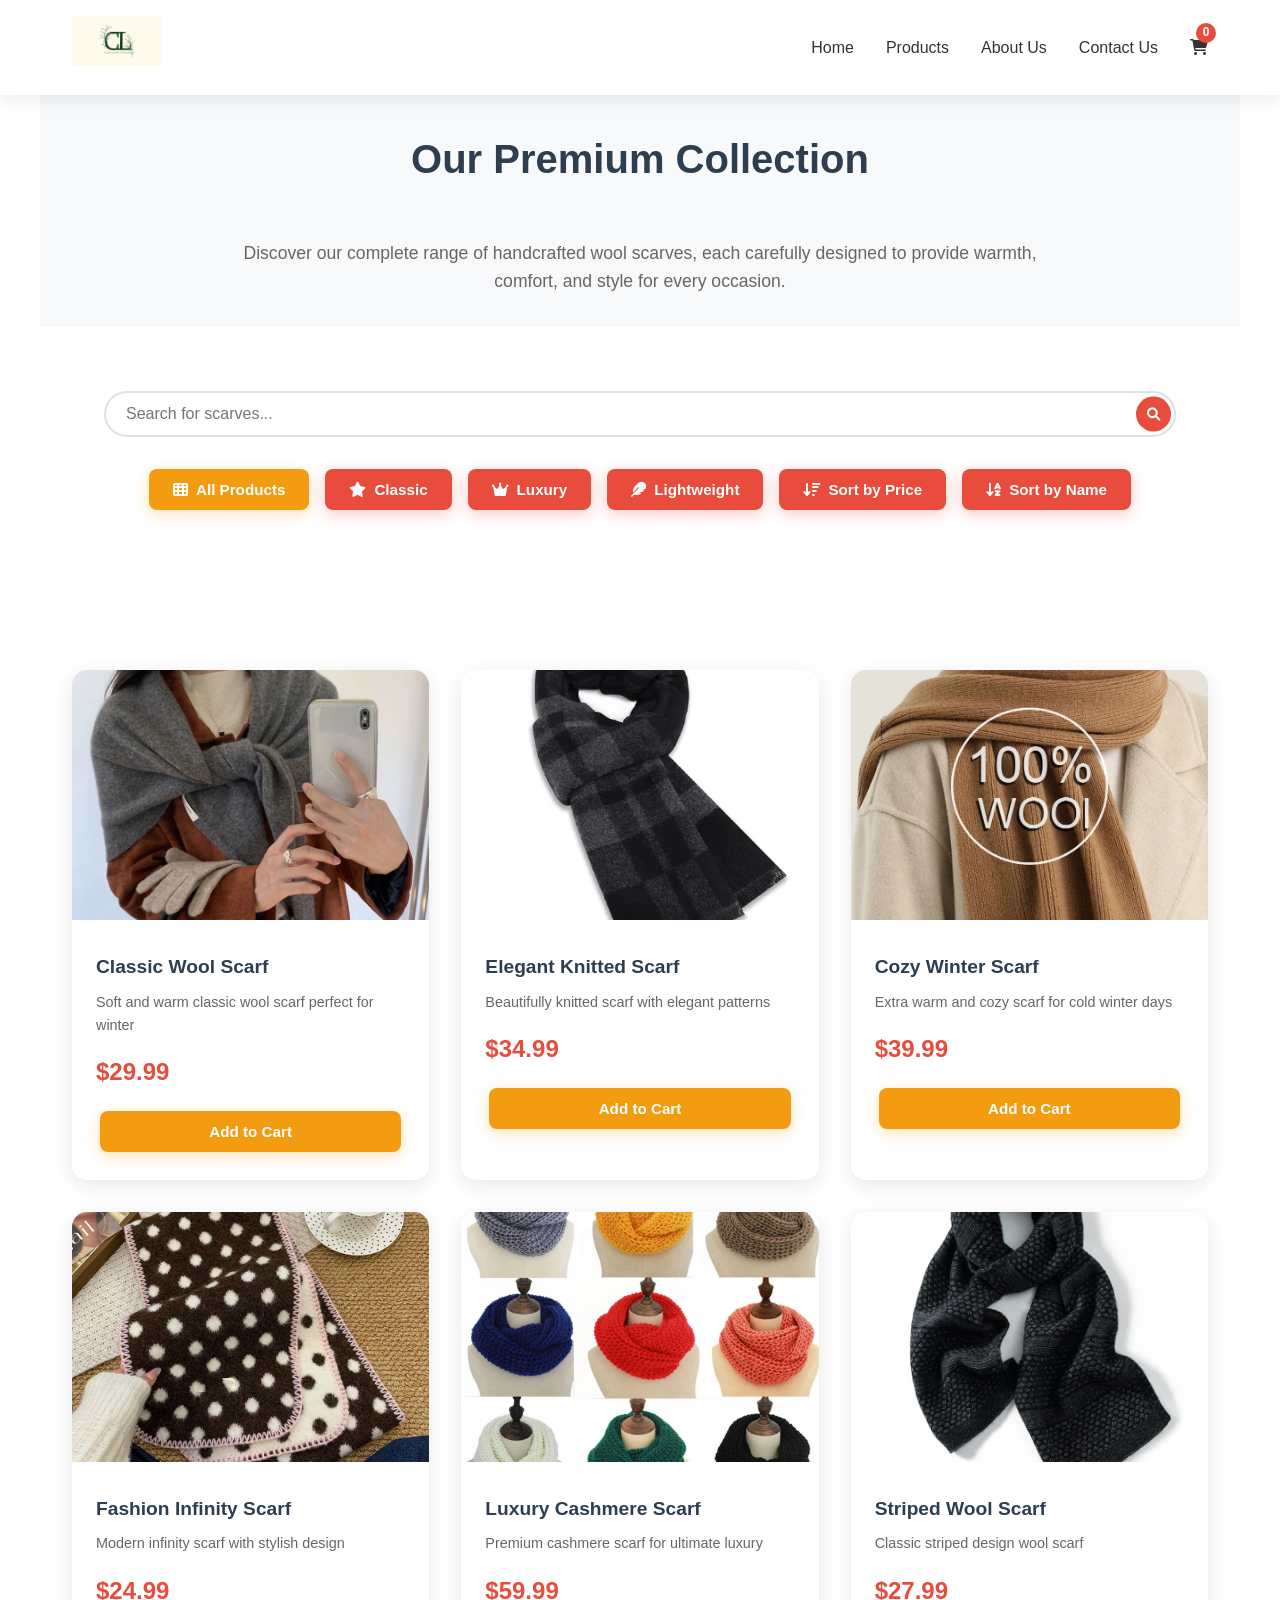
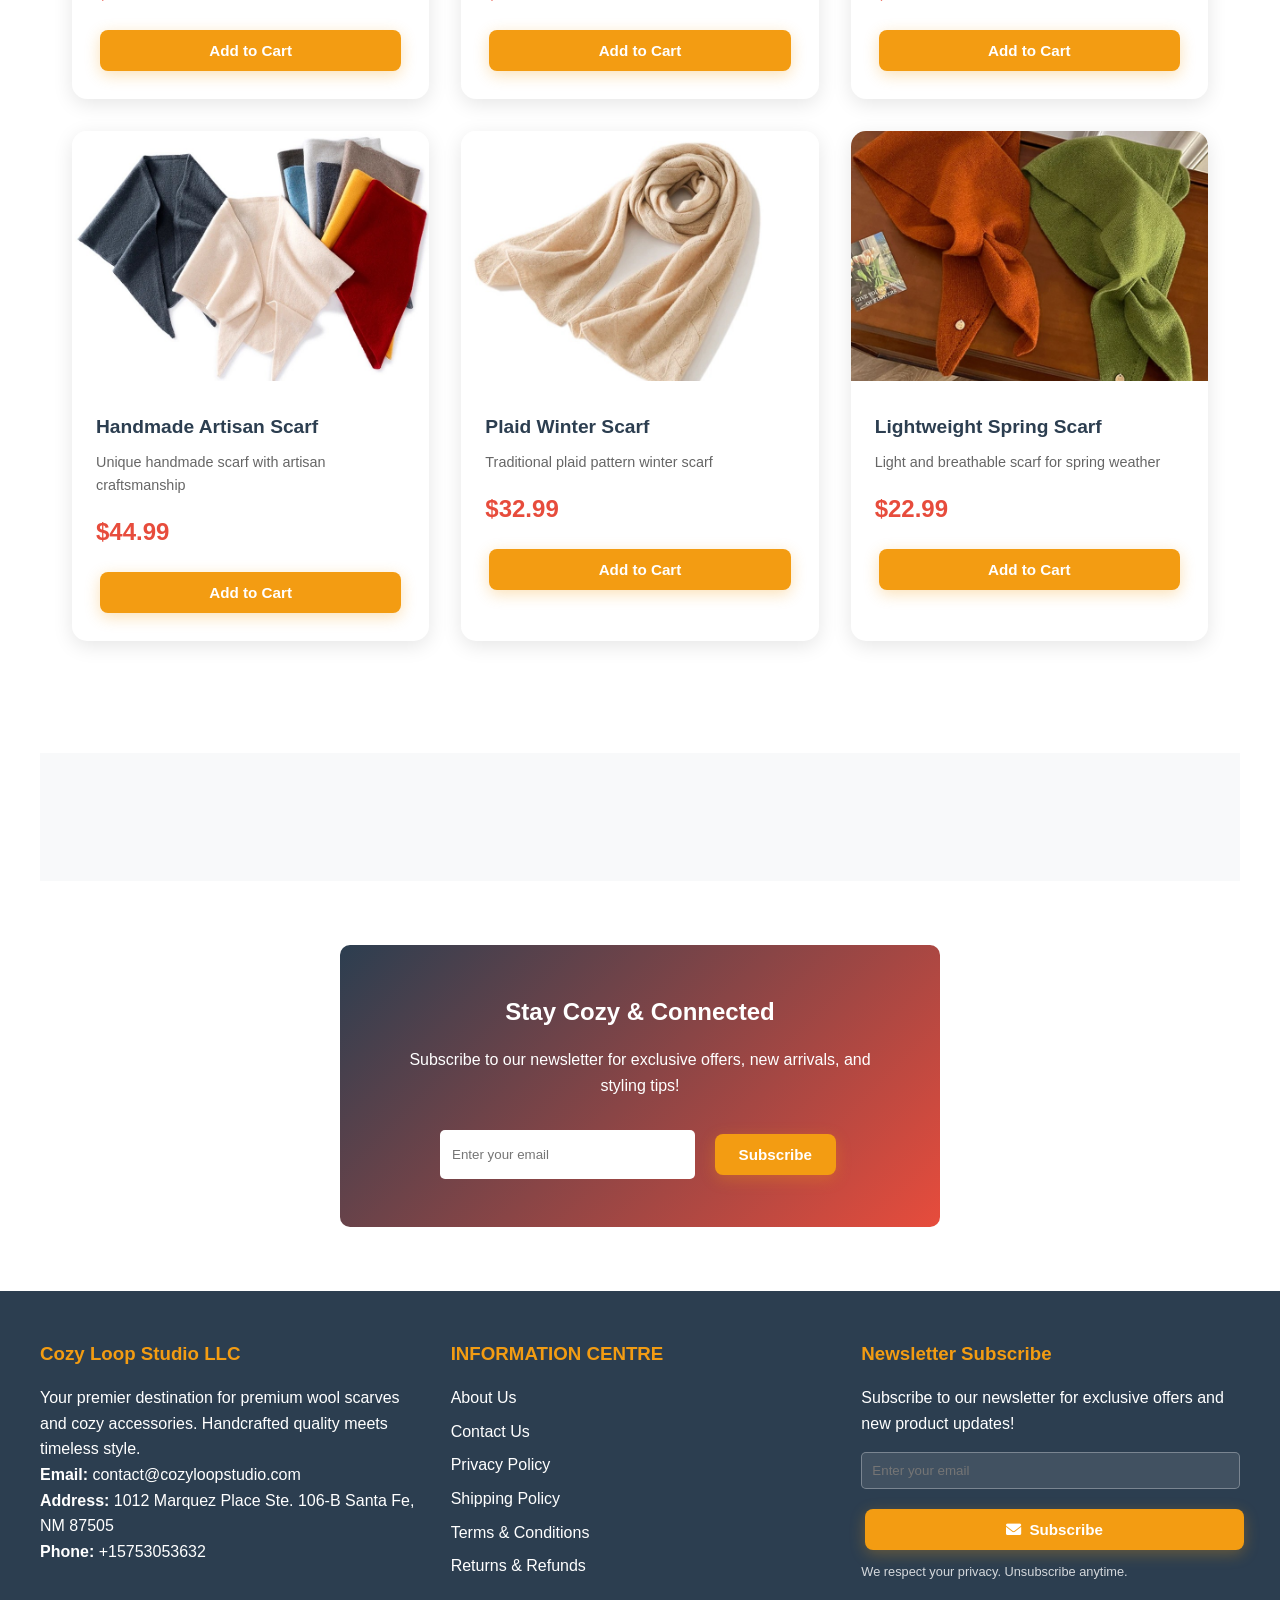
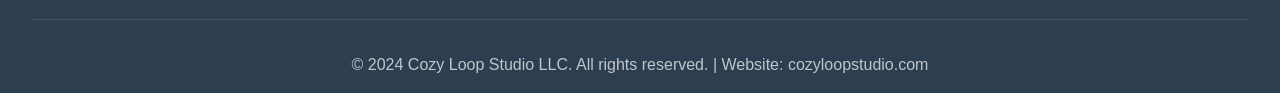
<file: products.html>
<!DOCTYPE html>
<html lang="en">
<head>
    <meta charset="UTF-8">
    <meta name="viewport" content="width=device-width, initial-scale=1.0">
    <title>Products - Cozy Loop Studio LLC</title>
    <meta name="description" content="Browse our complete collection of premium wool scarves at Cozy Loop Studio LLC. Find your perfect winter accessory.">
    <link rel="stylesheet" href="styles.css">
    <link href="https://cdnjs.cloudflare.com/ajax/libs/font-awesome/6.0.0/css/all.min.css" rel="stylesheet">
</head>
<body>
    <!-- Header & Navigation -->
    <header>
        <div class="nav-container">
            <a href="index.html" class="logo">
    <img src="logo/logo.webp" alt="Cozy Loop Studio LLC" style="height: 50px; width: auto;">
</a>
            <nav>
                <ul>
                    <li><a href="index.html">Home</a></li>
                    <li><a href="products.html">Products</a></li>
                    <li><a href="about.html">About Us</a></li>
                    <li><a href="contact.html">Contact Us</a></li>
                    <li>
                        <a href="cart.html" class="cart-icon">
                            <i class="fas fa-shopping-cart"></i>
                            <span class="cart-count">0</span>
                        </a>
                    </li>
                </ul>
            </nav>
        </div>
    </header>

    <!-- Page Header -->
    <section class="products" style="background: var(--bg-light); padding: 2rem 0;">
        <div style="max-width: 1200px; margin: 0 auto; padding: 0 2rem; text-align: center;">
            <h1 class="section-title">Our Premium Collection</h1>
            <p style="font-size: 1.1rem; color: var(--text-light); max-width: 800px; margin: 0 auto;">
                Discover our complete range of handcrafted wool scarves, each carefully designed to provide warmth, comfort, and style for every occasion.
            </p>
        </div>
    </section>

    <!-- Search and Filter -->
    <section class="products">
        <div style="max-width: 1200px; margin: 0 auto; padding: 0 2rem;">
            <div class="search-container">
                <input type="text" class="search-bar" placeholder="Search for scarves..." id="searchInput">
                <button class="search-btn" onclick="searchProducts(document.getElementById('searchInput').value)">
                    <i class="fas fa-search"></i>
                </button>
            </div>
            
            <!-- Filter Options -->
            <div class="button-group" style="justify-content: center; margin-bottom: 2rem;">
                <button class="btn" onclick="filterProducts('all')">
                    <i class="fas fa-th"></i> All Products
                </button>
                <button class="btn btn-secondary" onclick="filterProducts('classic')">
                    <i class="fas fa-star"></i> Classic
                </button>
                <button class="btn btn-secondary" onclick="filterProducts('luxury')">
                    <i class="fas fa-crown"></i> Luxury
                </button>
                <button class="btn btn-secondary" onclick="filterProducts('lightweight')">
                    <i class="fas fa-feather"></i> Lightweight
                </button>
                <button class="btn btn-secondary" onclick="sortProducts('price')">
                    <i class="fas fa-sort-amount-down"></i> Sort by Price
                </button>
                <button class="btn btn-secondary" onclick="sortProducts('name')">
                    <i class="fas fa-sort-alpha-down"></i> Sort by Name
                </button>
            </div>
        </div>
    </section>

    <!-- Products Grid -->
    <section class="products">
        <div class="product-grid" id="products-container">
            <!-- Products will be loaded by JavaScript -->
        </div>
    </section>

    <!-- Load More -->
    <section class="products" style="background: var(--bg-light);">
        <div style="text-align: center;">
            <button class="btn btn-secondary" onclick="loadMoreProducts()" id="loadMoreBtn" style="display: none;">
                Load More Products
            </button>
        </div>
    </section>

    <!-- Newsletter Signup -->
    <section class="products">
        <div style="max-width: 600px; margin: 0 auto; padding: 0 2rem; text-align: center; background: linear-gradient(135deg, var(--primary-color), var(--secondary-color)); color: white; border-radius: 10px; padding: 3rem;">
            <h2 style="margin-bottom: 1rem;">Stay Cozy & Connected</h2>
            <p style="margin-bottom: 2rem;">Subscribe to our newsletter for exclusive offers, new arrivals, and styling tips!</p>
            <form onsubmit="subscribeNewsletter(event)" style="display: flex; gap: 1rem; max-width: 400px; margin: 0 auto;">
                <input type="email" placeholder="Enter your email" required style="flex: 1; padding: 12px; border: none; border-radius: 5px;">
                <button type="submit" class="btn">Subscribe</button>
            </form>
        </div>
    </section>

    <!-- Footer -->
    <footer>
        <div class="footer-content">
            <div class="footer-section">
                <h3>Cozy Loop Studio LLC</h3>
                <p>Your premier destination for premium wool scarves and cozy accessories. Handcrafted quality meets timeless style.</p>
                <p><strong>Email:</strong> contact@cozyloopstudio.com</p>
                <p><strong>Address:</strong> 1012 Marquez Place Ste. 106-B Santa Fe, NM 87505</p>
                <p><strong>Phone:</strong> +15753053632</p>
            </div>
            <div class="footer-section">
                <h3>INFORMATION CENTRE</h3>
                <ul>
                    <li><a href="about.html">About Us</a></li>
                    <li><a href="contact.html">Contact Us</a></li>
                    <li><a href="privacy-policy.html">Privacy Policy</a></li>
                    <li><a href="shipping-policy.html">Shipping Policy</a></li>
                    <li><a href="terms-conditions.html">Terms & Conditions</a></li>
                    <li><a href="returns-refunds.html">Returns & Refunds</a></li>
                </ul>
            </div>
            <div class="footer-section">
                <h3>Newsletter Subscribe</h3>
                <p>Subscribe to our newsletter for exclusive offers and new product updates!</p>
                <form onsubmit="subscribeNewsletter(event)" style="margin-top: 1rem;">
                    <input type="email" placeholder="Enter your email" required style="width: 100%; padding: 10px; border: 1px solid rgba(255,255,255,0.3); background: rgba(255,255,255,0.1); color: white; border-radius: 5px; margin-bottom: 1rem;">
                    <button type="submit" class="btn" style="width: 100%; background: var(--accent-color); border: none;">
                        <i class="fas fa-envelope"></i> Subscribe
                    </button>
                </form>
                <p style="font-size: 0.8rem; margin-top: 0.5rem; opacity: 0.8;">We respect your privacy. Unsubscribe anytime.</p>
            </div>
        </div>
        <div class="footer-bottom">
            <p>&copy; 2024 Cozy Loop Studio LLC. All rights reserved. | Website: cozyloopstudio.com</p>
        </div>
    </footer>

    <script src="script.js"></script>
    <script>
        let currentProducts = [...products];
        let displayedProducts = 9;
        let currentFilter = 'all';
        let currentSort = null;

        // Initialize products page
        document.addEventListener('DOMContentLoaded', function() {
            renderProductsPage();
        });

        function renderProductsPage() {
            const container = document.getElementById('products-container');
            if (!container) return;

            const productsToShow = currentProducts.slice(0, displayedProducts);
            
            if (productsToShow.length === 0) {
                container.innerHTML = '<p class="no-products">No products found matching your criteria.</p>';
                return;
            }

            container.innerHTML = productsToShow.map(product => `
                <div class="product-card fade-in" onclick="viewProduct('${product.id}')">
                    <img src="${product.image}" alt="${product.name}" class="product-image">
                    <div class="product-info">
                        <h3 class="product-name">${product.name}</h3>
                        <p class="product-description">${product.description}</p>
                        <div class="product-price">$${product.price.toFixed(2)}</div>
                        <button class="btn" onclick="event.stopPropagation(); addToCart('${product.id}')">
                            Add to Cart
                        </button>
                    </div>
                </div>
            `).join('');

            // Show/hide load more button
            const loadMoreBtn = document.getElementById('loadMoreBtn');
            if (loadMoreBtn) {
                loadMoreBtn.style.display = currentProducts.length > displayedProducts ? 'inline-block' : 'none';
            }
        }

        function filterProducts(category) {
            currentFilter = category;
            displayedProducts = 9; // Reset display count
            
            if (category === 'all') {
                currentProducts = [...products];
            } else if (category === 'classic') {
                currentProducts = products.filter(p => 
                    p.name.toLowerCase().includes('classic') || 
                    p.name.toLowerCase().includes('wool') ||
                    p.name.toLowerCase().includes('striped')
                );
            } else if (category === 'luxury') {
                currentProducts = products.filter(p => 
                    p.name.toLowerCase().includes('luxury') || 
                    p.name.toLowerCase().includes('cashmere') ||
                    p.price > 40
                );
            } else if (category === 'lightweight') {
                currentProducts = products.filter(p => 
                    p.name.toLowerCase().includes('lightweight') || 
                    p.name.toLowerCase().includes('spring')
                );
            }
            
            renderProductsPage();
        }

        function sortProducts(sortBy) {
            currentSort = sortBy;
            
            if (sortBy === 'price') {
                currentProducts.sort((a, b) => a.price - b.price);
            } else if (sortBy === 'name') {
                currentProducts.sort((a, b) => a.name.localeCompare(b.name));
            }
            
            renderProductsPage();
        }

        function loadMoreProducts() {
            displayedProducts += 6;
            renderProductsPage();
        }

        function subscribeNewsletter(event) {
            event.preventDefault();
            const email = event.target.querySelector('input[type="email"]').value;
            
            // Simulate newsletter subscription
            cart.showToast('Thank you for subscribing! Check your email for a welcome discount.', 'success');
            event.target.reset();
        }

        // Override search function for products page
        function searchProducts(query) {
            if (!query.trim()) {
                currentProducts = [...products];
            } else {
                currentProducts = products.filter(product => 
                    product.name.toLowerCase().includes(query.toLowerCase()) ||
                    product.description.toLowerCase().includes(query.toLowerCase())
                );
            }
            
            displayedProducts = 9; // Reset display count
            renderProductsPage();
        }

        // Add keyboard support for search
        document.addEventListener('DOMContentLoaded', function() {
            const searchInput = document.getElementById('searchInput');
            if (searchInput) {
                searchInput.addEventListener('input', (e) => {
                    searchProducts(e.target.value);
                });
                
                searchInput.addEventListener('keypress', (e) => {
                    if (e.key === 'Enter') {
                        searchProducts(e.target.value);
                    }
                });
            }
        });
    </script>
</body>
</html>
</file>
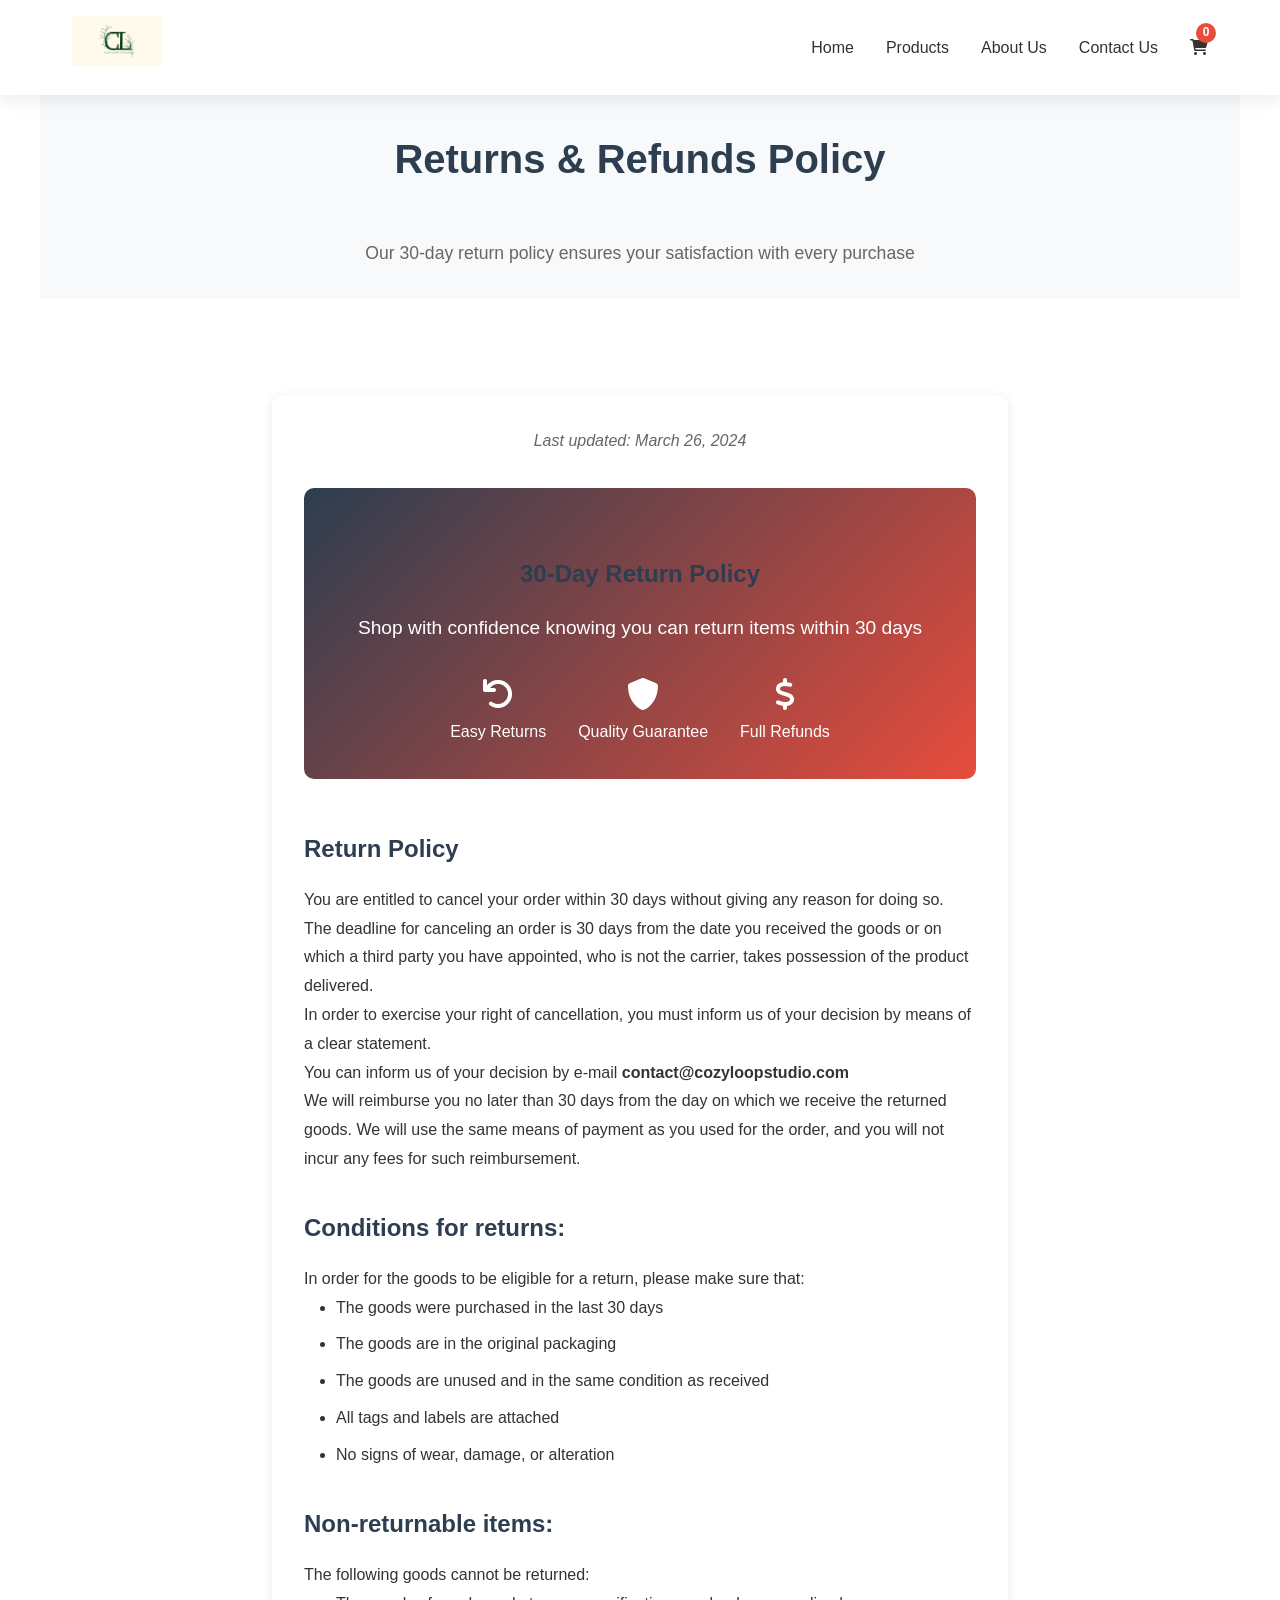
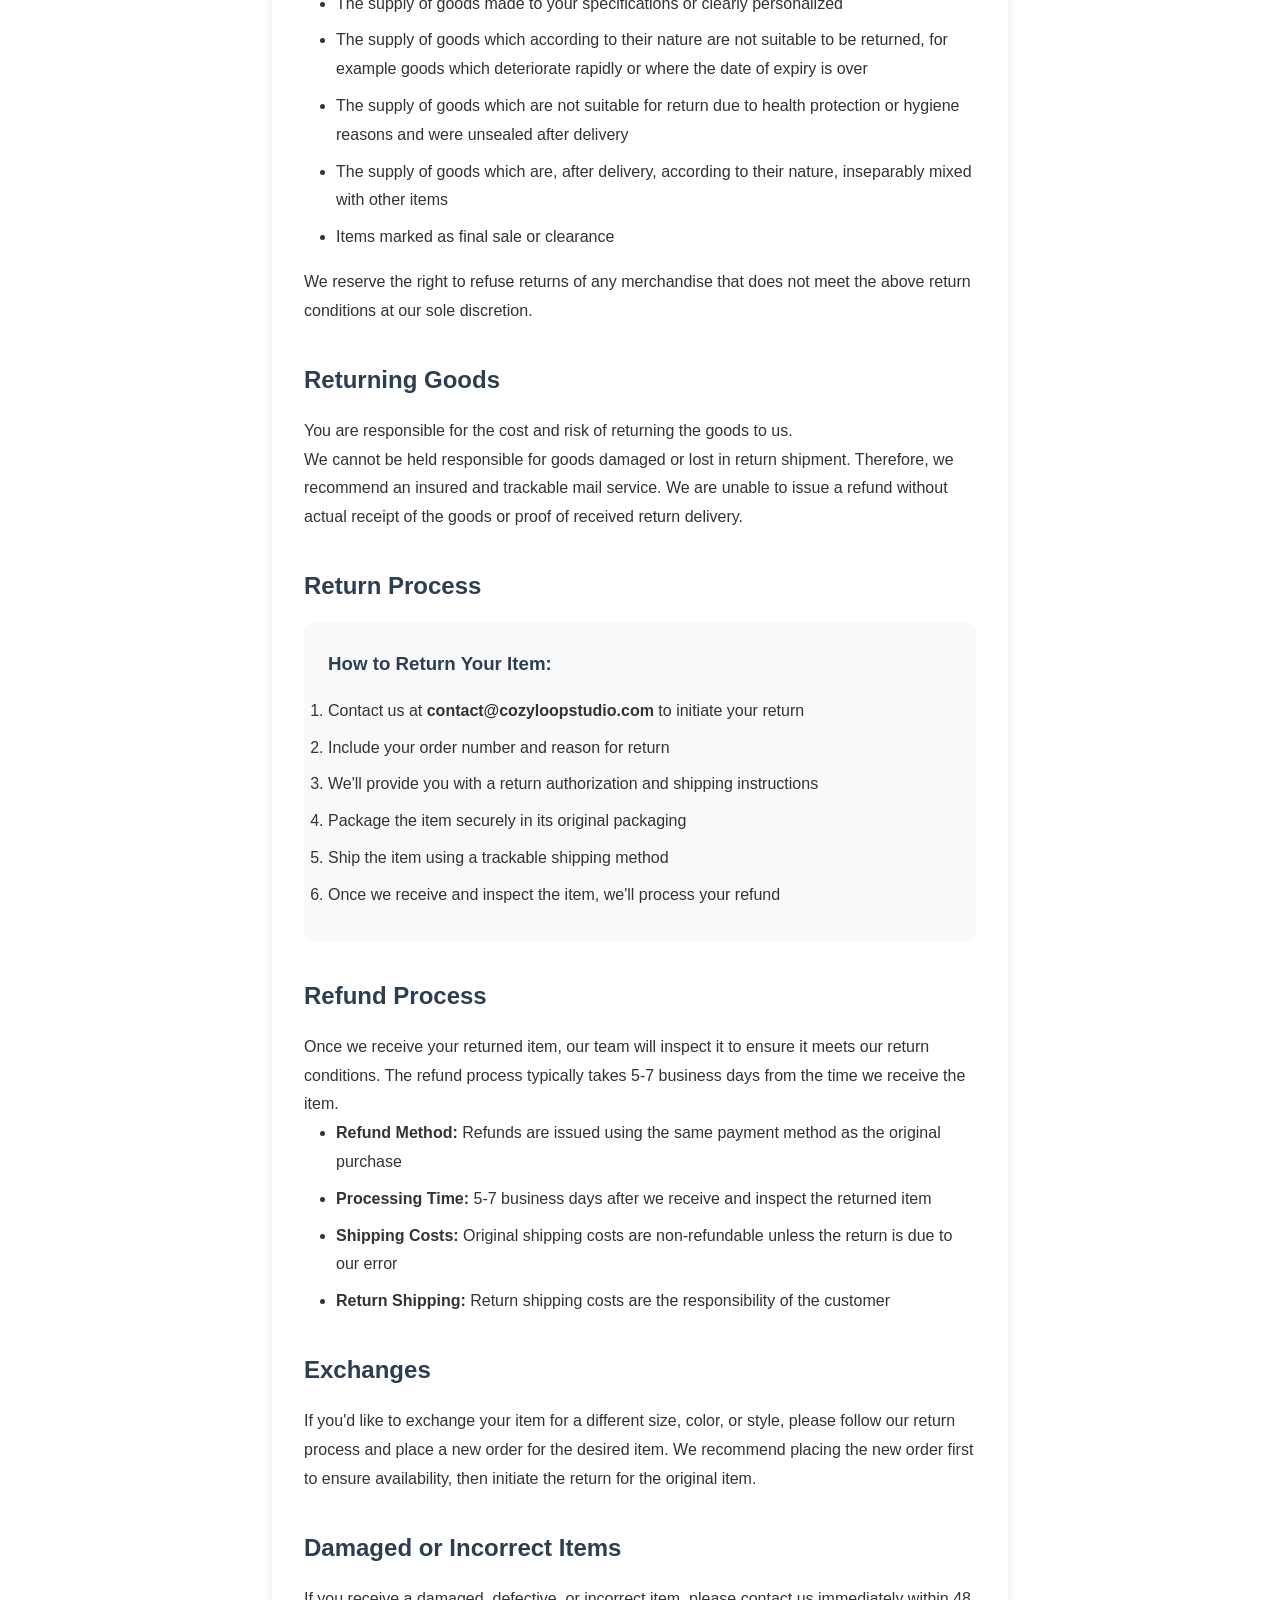
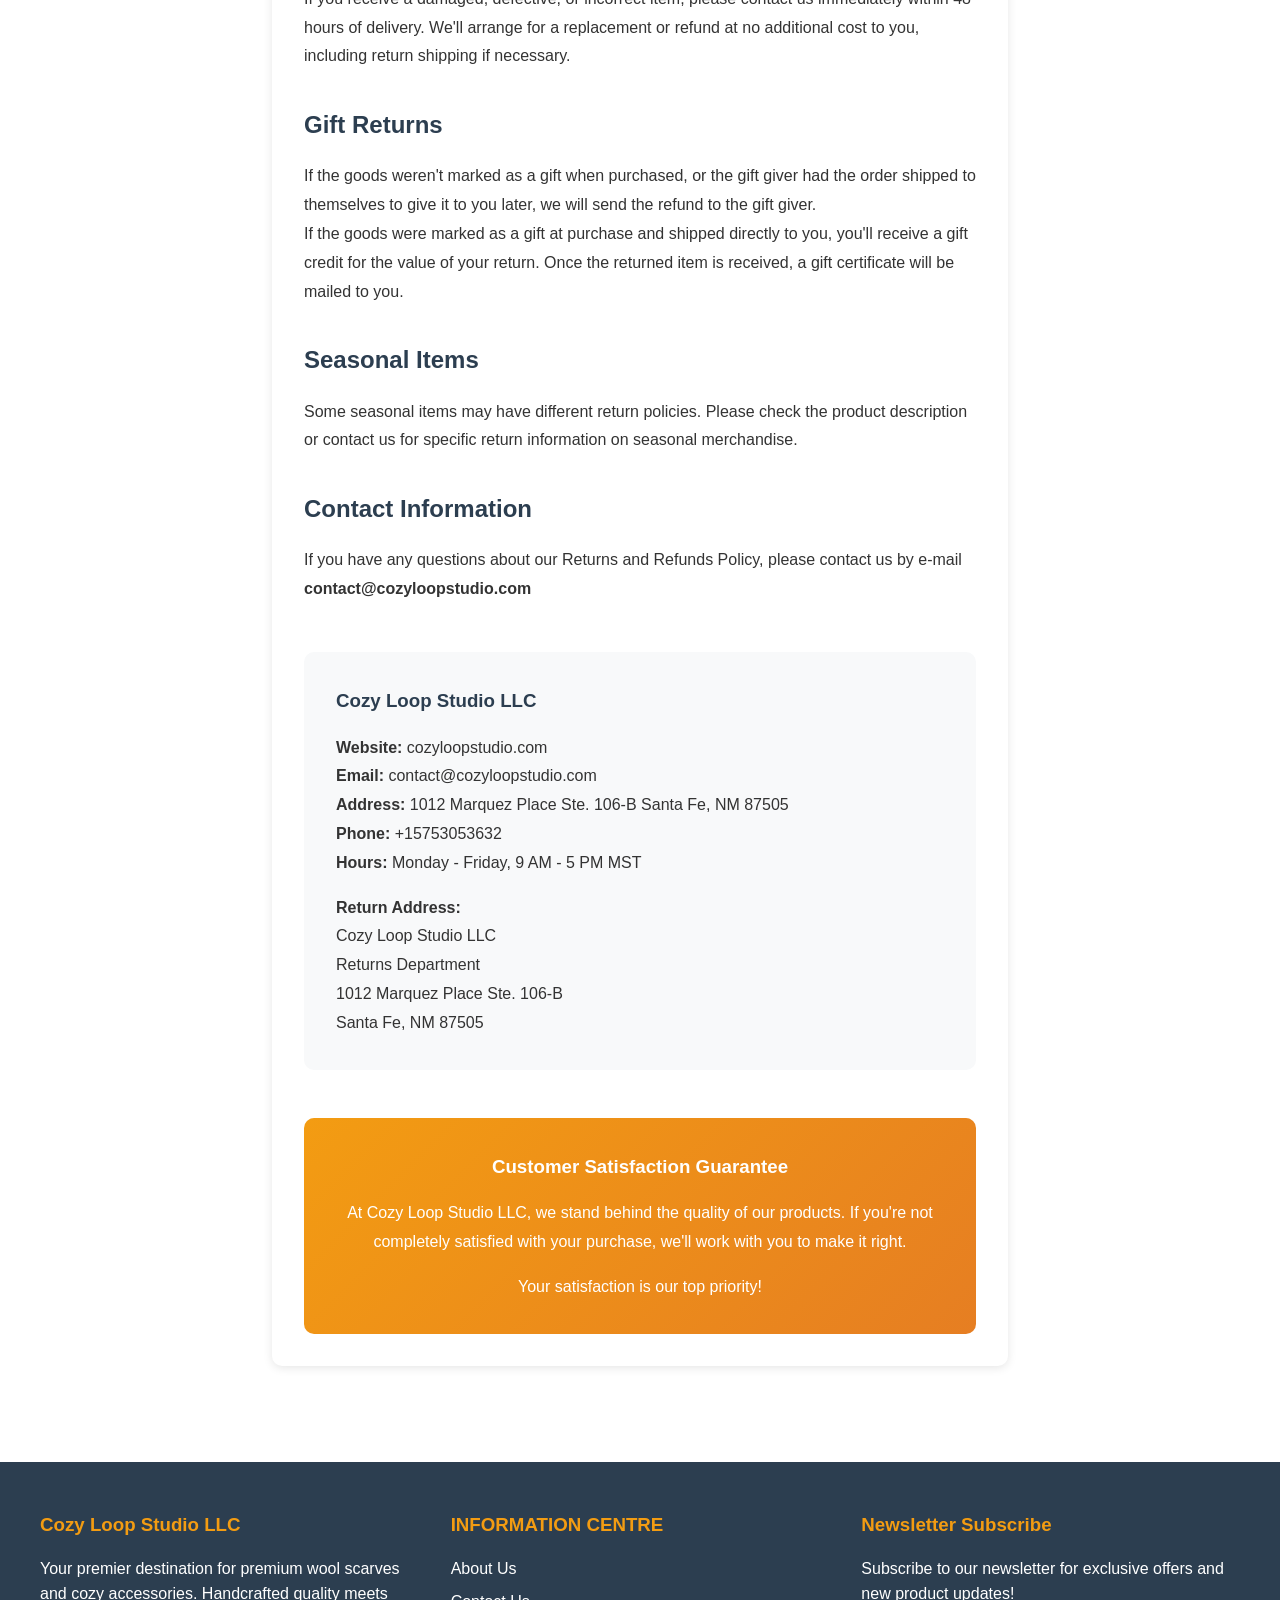
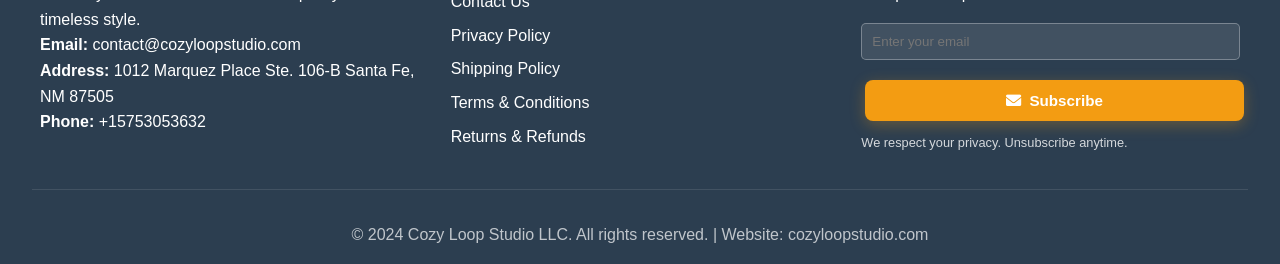
<file: returns-refunds.html>
<!DOCTYPE html>
<html lang="en">
<head>
    <meta charset="UTF-8">
    <meta name="viewport" content="width=device-width, initial-scale=1.0">
    <title>Returns & Refunds - Cozy Loop Studio LLC</title>
    <meta name="description" content="Read the Returns and Refunds Policy for Cozy Loop Studio LLC. Learn about our 30-day return policy and how to return your wool scarves.">
    <link rel="stylesheet" href="styles.css">
    <link href="https://cdnjs.cloudflare.com/ajax/libs/font-awesome/6.0.0/css/all.min.css" rel="stylesheet">
</head>
<body>
    <!-- Header & Navigation -->
    <header>
        <div class="nav-container">
            <a href="index.html" class="logo">
    <img src="logo/logo.webp" alt="Cozy Loop Studio LLC" style="height: 50px; width: auto;">
</a>
            <nav>
                <ul>
                    <li><a href="index.html">Home</a></li>
                    <li><a href="products.html">Products</a></li>
                    <li><a href="about.html">About Us</a></li>
                    <li><a href="contact.html">Contact Us</a></li>
                    <li>
                        <a href="cart.html" class="cart-icon">
                            <i class="fas fa-shopping-cart"></i>
                            <span class="cart-count">0</span>
                        </a>
                    </li>
                </ul>
            </nav>
        </div>
    </header>

    <!-- Page Header -->
    <section class="products" style="background: var(--bg-light); padding: 2rem 0;">
        <div style="max-width: 1200px; margin: 0 auto; padding: 0 2rem; text-align: center;">
            <h1 class="section-title">Returns & Refunds Policy</h1>
            <p style="font-size: 1.1rem; color: var(--text-light);">Our 30-day return policy ensures your satisfaction with every purchase</p>
        </div>
    </section>

    <!-- Returns & Refunds Content -->
    <section class="products">
        <div class="policy-container">
            <div class="policy-content">
                <p style="text-align: center; font-style: italic; margin-bottom: 2rem; color: var(--text-light);">
                    Last updated: March 26, 2024
                </p>

                <div style="background: linear-gradient(135deg, var(--primary-color), var(--secondary-color)); color: white; padding: 2rem; border-radius: 10px; text-align: center; margin-bottom: 3rem;">
                    <h2 style="margin-bottom: 1rem;">30-Day Return Policy</h2>
                    <p style="font-size: 1.2rem; margin-bottom: 1rem;">Shop with confidence knowing you can return items within 30 days</p>
                    <div style="display: flex; justify-content: center; gap: 2rem; margin-top: 2rem;">
                        <div>
                            <i class="fas fa-undo" style="font-size: 2rem; margin-bottom: 0.5rem;"></i>
                            <p>Easy Returns</p>
                        </div>
                        <div>
                            <i class="fas fa-shield-alt" style="font-size: 2rem; margin-bottom: 0.5rem;"></i>
                            <p>Quality Guarantee</p>
                        </div>
                        <div>
                            <i class="fas fa-dollar-sign" style="font-size: 2rem; margin-bottom: 0.5rem;"></i>
                            <p>Full Refunds</p>
                        </div>
                    </div>
                </div>

                <h2>Return Policy</h2>
                <p>
                    You are entitled to cancel your order within 30 days without giving any reason for doing so.
                </p>

                <p>
                    The deadline for canceling an order is 30 days from the date you received the goods or on which a third party you have appointed, who is not the carrier, takes possession of the product delivered.
                </p>

                <p>
                    In order to exercise your right of cancellation, you must inform us of your decision by means of a clear statement.
                </p>

                <p>
                    You can inform us of your decision by e-mail <strong>contact@cozyloopstudio.com</strong>
                </p>

                <p>
                    We will reimburse you no later than 30 days from the day on which we receive the returned goods. We will use the same means of payment as you used for the order, and you will not incur any fees for such reimbursement.
                </p>

                <h2>Conditions for returns:</h2>
                <p>
                    In order for the goods to be eligible for a return, please make sure that:
                </p>
                <ul>
                    <li>The goods were purchased in the last 30 days</li>
                    <li>The goods are in the original packaging</li>
                    <li>The goods are unused and in the same condition as received</li>
                    <li>All tags and labels are attached</li>
                    <li>No signs of wear, damage, or alteration</li>
                </ul>

                <h2>Non-returnable items:</h2>
                <p>
                    The following goods cannot be returned:
                </p>
                <ul>
                    <li>The supply of goods made to your specifications or clearly personalized</li>
                    <li>The supply of goods which according to their nature are not suitable to be returned, for example goods which deteriorate rapidly or where the date of expiry is over</li>
                    <li>The supply of goods which are not suitable for return due to health protection or hygiene reasons and were unsealed after delivery</li>
                    <li>The supply of goods which are, after delivery, according to their nature, inseparably mixed with other items</li>
                    <li>Items marked as final sale or clearance</li>
                </ul>

                <p>
                    We reserve the right to refuse returns of any merchandise that does not meet the above return conditions at our sole discretion.
                </p>

                <h2>Returning Goods</h2>
                <p>
                    You are responsible for the cost and risk of returning the goods to us.
                </p>

                <p>
                    We cannot be held responsible for goods damaged or lost in return shipment. Therefore, we recommend an insured and trackable mail service. We are unable to issue a refund without actual receipt of the goods or proof of received return delivery.
                </p>

                <h2>Return Process</h2>
                <div style="background: var(--bg-light); padding: 1.5rem; border-radius: 10px; margin-bottom: 2rem;">
                    <h3 style="color: var(--primary-color); margin-bottom: 1rem;">How to Return Your Item:</h3>
                    <ol style="line-height: 1.8;">
                        <li>Contact us at <strong>contact@cozyloopstudio.com</strong> to initiate your return</li>
                        <li>Include your order number and reason for return</li>
                        <li>We'll provide you with a return authorization and shipping instructions</li>
                        <li>Package the item securely in its original packaging</li>
                        <li>Ship the item using a trackable shipping method</li>
                        <li>Once we receive and inspect the item, we'll process your refund</li>
                    </ol>
                </div>

                <h2>Refund Process</h2>
                <p>
                    Once we receive your returned item, our team will inspect it to ensure it meets our return conditions. The refund process typically takes 5-7 business days from the time we receive the item.
                </p>

                <ul>
                    <li><strong>Refund Method:</strong> Refunds are issued using the same payment method as the original purchase</li>
                    <li><strong>Processing Time:</strong> 5-7 business days after we receive and inspect the returned item</li>
                    <li><strong>Shipping Costs:</strong> Original shipping costs are non-refundable unless the return is due to our error</li>
                    <li><strong>Return Shipping:</strong> Return shipping costs are the responsibility of the customer</li>
                </ul>

                <h2>Exchanges</h2>
                <p>
                    If you'd like to exchange your item for a different size, color, or style, please follow our return process and place a new order for the desired item. We recommend placing the new order first to ensure availability, then initiate the return for the original item.
                </p>

                <h2>Damaged or Incorrect Items</h2>
                <p>
                    If you receive a damaged, defective, or incorrect item, please contact us immediately within 48 hours of delivery. We'll arrange for a replacement or refund at no additional cost to you, including return shipping if necessary.
                </p>

                <h2>Gift Returns</h2>
                <p>
                    If the goods weren't marked as a gift when purchased, or the gift giver had the order shipped to themselves to give it to you later, we will send the refund to the gift giver.
                </p>

                <p>
                    If the goods were marked as a gift at purchase and shipped directly to you, you'll receive a gift credit for the value of your return. Once the returned item is received, a gift certificate will be mailed to you.
                </p>

                <h2>Seasonal Items</h2>
                <p>
                    Some seasonal items may have different return policies. Please check the product description or contact us for specific return information on seasonal merchandise.
                </p>

                <h2>Contact Information</h2>
                <p>
                    If you have any questions about our Returns and Refunds Policy, please contact us by e-mail <strong>contact@cozyloopstudio.com</strong>
                </p>

                <div style="background: var(--bg-light); padding: 2rem; border-radius: 10px; margin-top: 3rem;">
                    <h3 style="color: var(--primary-color); margin-bottom: 1rem;">Cozy Loop Studio LLC</h3>
                    <p><strong>Website:</strong> cozyloopstudio.com</p>
                    <p><strong>Email:</strong> contact@cozyloopstudio.com</p>
                    <p><strong>Address:</strong> 1012 Marquez Place Ste. 106-B Santa Fe, NM 87505</p>
                    <p><strong>Phone:</strong> +15753053632</p>
                    <p><strong>Hours:</strong> Monday - Friday, 9 AM - 5 PM MST</p>
                    <p style="margin-top: 1rem;"><strong>Return Address:</strong><br>
                    Cozy Loop Studio LLC<br>
                    Returns Department<br>
                    1012 Marquez Place Ste. 106-B<br>
                    Santa Fe, NM 87505</p>
                </div>

                <div style="background: linear-gradient(135deg, var(--accent-color), #e67e22); color: white; padding: 2rem; border-radius: 10px; text-align: center; margin-top: 3rem;">
                    <h3 style="margin-bottom: 1rem;">Customer Satisfaction Guarantee</h3>
                    <p style="margin-bottom: 1rem;">At Cozy Loop Studio LLC, we stand behind the quality of our products. If you're not completely satisfied with your purchase, we'll work with you to make it right.</p>
                    <p>Your satisfaction is our top priority!</p>
                </div>
            </div>
        </div>
    </section>

    <!-- Footer -->
    <footer>
        <div class="footer-content">
            <div class="footer-section">
                <h3>Cozy Loop Studio LLC</h3>
                <p>Your premier destination for premium wool scarves and cozy accessories. Handcrafted quality meets timeless style.</p>
                <p><strong>Email:</strong> contact@cozyloopstudio.com</p>
                <p><strong>Address:</strong> 1012 Marquez Place Ste. 106-B Santa Fe, NM 87505</p>
                <p><strong>Phone:</strong> +15753053632</p>
            </div>
            <div class="footer-section">
                <h3>INFORMATION CENTRE</h3>
                <ul>
                    <li><a href="about.html">About Us</a></li>
                    <li><a href="contact.html">Contact Us</a></li>
                    <li><a href="privacy-policy.html">Privacy Policy</a></li>
                    <li><a href="shipping-policy.html">Shipping Policy</a></li>
                    <li><a href="terms-conditions.html">Terms & Conditions</a></li>
                    <li><a href="returns-refunds.html">Returns & Refunds</a></li>
                </ul>
            </div>
            <div class="footer-section">
                <h3>Newsletter Subscribe</h3>
                <p>Subscribe to our newsletter for exclusive offers and new product updates!</p>
                <form onsubmit="subscribeNewsletter(event)" style="margin-top: 1rem;">
                    <input type="email" placeholder="Enter your email" required style="width: 100%; padding: 10px; border: 1px solid rgba(255,255,255,0.3); background: rgba(255,255,255,0.1); color: white; border-radius: 5px; margin-bottom: 1rem;">
                    <button type="submit" class="btn" style="width: 100%; background: var(--accent-color); border: none;">
                        <i class="fas fa-envelope"></i> Subscribe
                    </button>
                </form>
                <p style="font-size: 0.8rem; margin-top: 0.5rem; opacity: 0.8;">We respect your privacy. Unsubscribe anytime.</p>
            </div>
        </div>
        <div class="footer-bottom">
            <p>&copy; 2024 Cozy Loop Studio LLC. All rights reserved. | Website: cozyloopstudio.com</p>
        </div>
    </footer>

    <script src="script.js"></script>
</body>
</html>
</file>
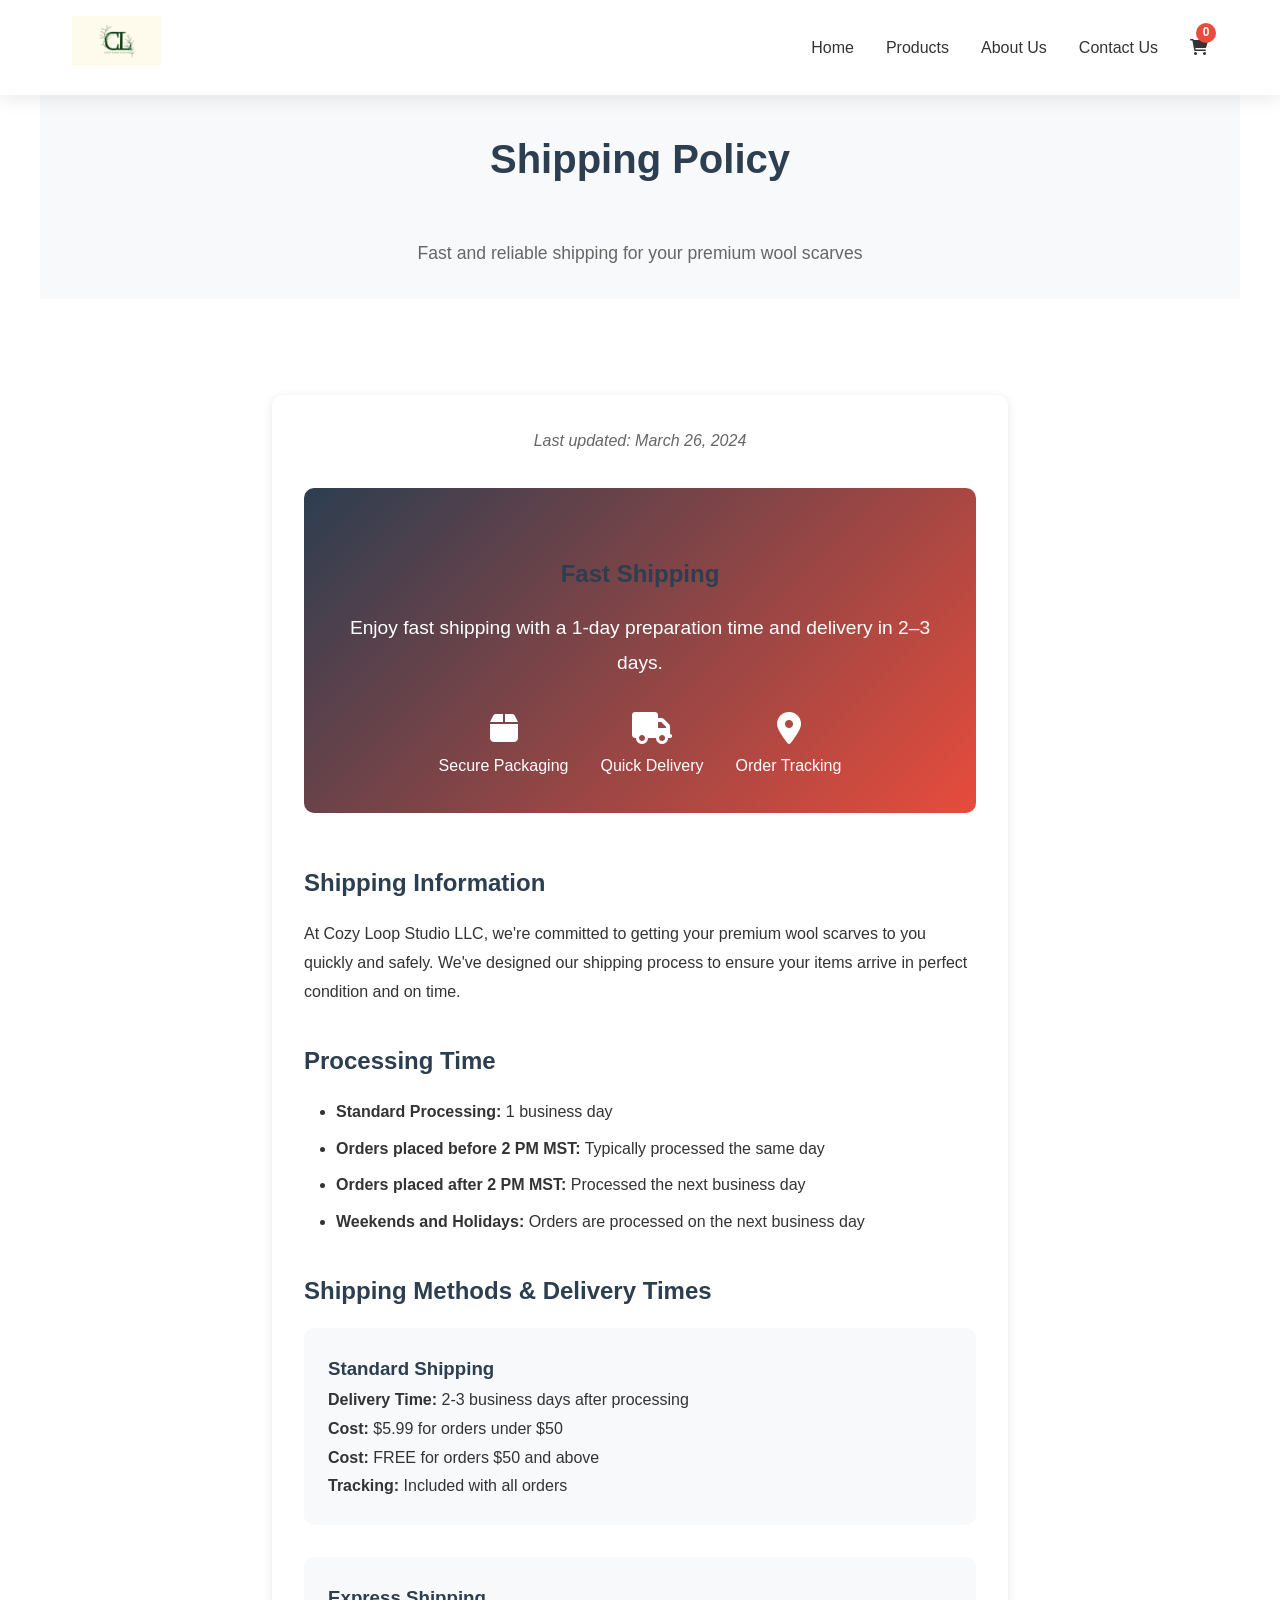
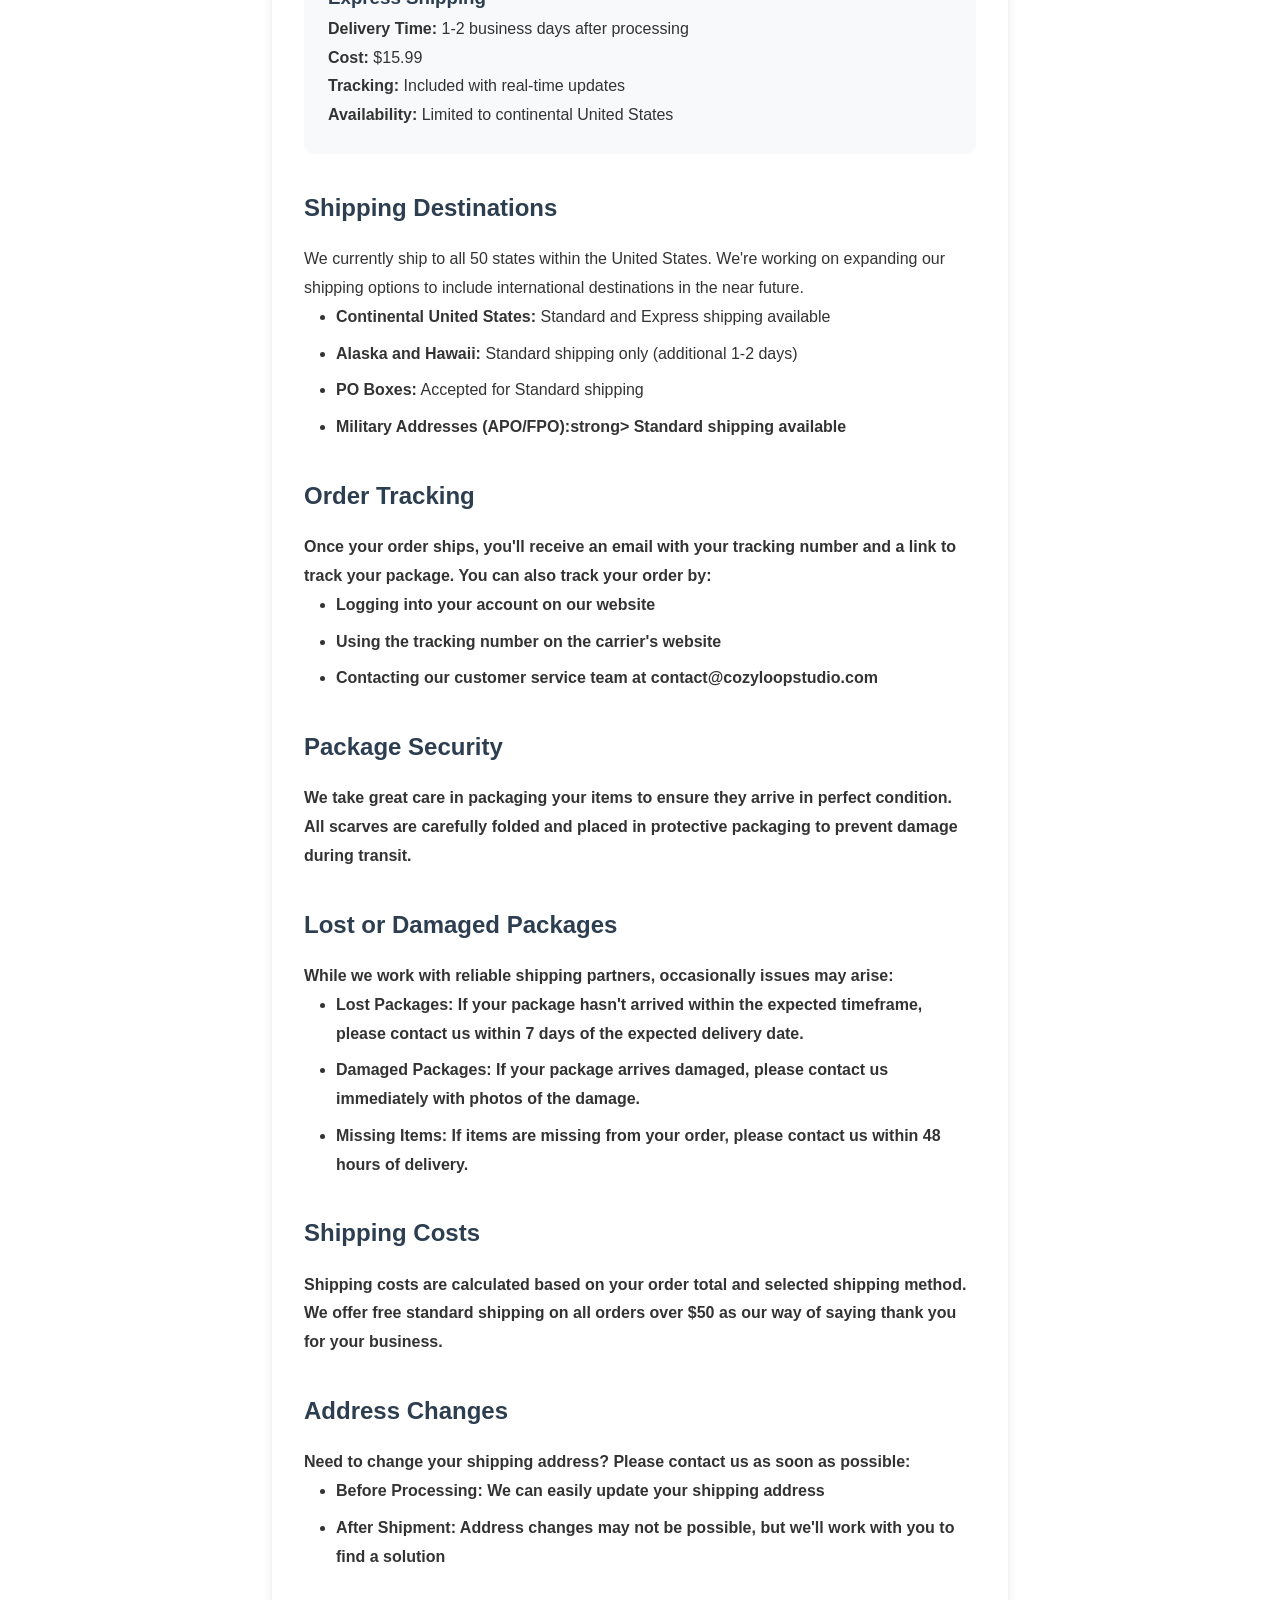
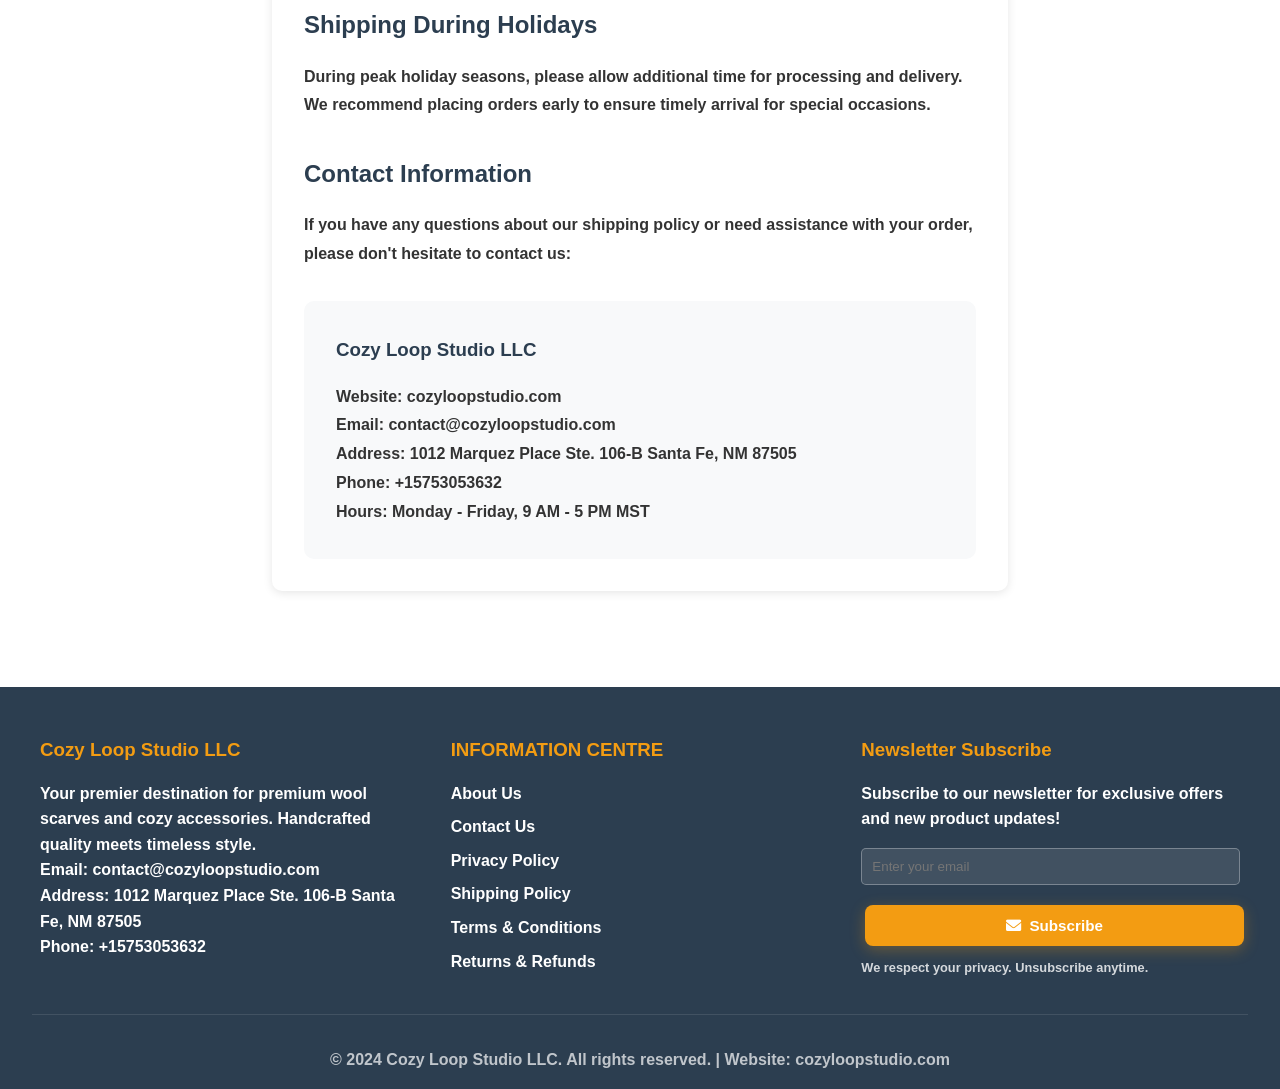
<file: shipping-policy.html>
<!DOCTYPE html>
<html lang="en">
<head>
    <meta charset="UTF-8">
    <meta name="viewport" content="width=device-width, initial-scale=1.0">
    <title>Shipping Policy - Cozy Loop Studio LLC</title>
    <meta name="description" content="Read the Shipping Policy for Cozy Loop Studio LLC. Learn about shipping times, costs, and delivery options for your wool scarves.">
    <link rel="stylesheet" href="styles.css">
    <link href="https://cdnjs.cloudflare.com/ajax/libs/font-awesome/6.0.0/css/all.min.css" rel="stylesheet">
</head>
<body>
    <!-- Header & Navigation -->
    <header>
        <div class="nav-container">
            <a href="index.html" class="logo">
    <img src="logo/logo.webp" alt="Cozy Loop Studio LLC" style="height: 50px; width: auto;">
</a>
            <nav>
                <ul>
                    <li><a href="index.html">Home</a></li>
                    <li><a href="products.html">Products</a></li>
                    <li><a href="about.html">About Us</a></li>
                    <li><a href="contact.html">Contact Us</a></li>
                    <li>
                        <a href="cart.html" class="cart-icon">
                            <i class="fas fa-shopping-cart"></i>
                            <span class="cart-count">0</span>
                        </a>
                    </li>
                </ul>
            </nav>
        </div>
    </header>

    <!-- Page Header -->
    <section class="products" style="background: var(--bg-light); padding: 2rem 0;">
        <div style="max-width: 1200px; margin: 0 auto; padding: 0 2rem; text-align: center;">
            <h1 class="section-title">Shipping Policy</h1>
            <p style="font-size: 1.1rem; color: var(--text-light);">Fast and reliable shipping for your premium wool scarves</p>
        </div>
    </section>

    <!-- Shipping Policy Content -->
    <section class="products">
        <div class="policy-container">
            <div class="policy-content">
                <p style="text-align: center; font-style: italic; margin-bottom: 2rem; color: var(--text-light);">
                    Last updated: March 26, 2024
                </p>

                <div style="background: linear-gradient(135deg, var(--primary-color), var(--secondary-color)); color: white; padding: 2rem; border-radius: 10px; text-align: center; margin-bottom: 3rem;">
                    <h2 style="margin-bottom: 1rem;">Fast Shipping</h2>
                    <p style="font-size: 1.2rem; margin-bottom: 1rem;">Enjoy fast shipping with a 1-day preparation time and delivery in 2–3 days.</p>
                    <div style="display: flex; justify-content: center; gap: 2rem; margin-top: 2rem;">
                        <div>
                            <i class="fas fa-box" style="font-size: 2rem; margin-bottom: 0.5rem;"></i>
                            <p>Secure Packaging</p>
                        </div>
                        <div>
                            <i class="fas fa-truck" style="font-size: 2rem; margin-bottom: 0.5rem;"></i>
                            <p>Quick Delivery</p>
                        </div>
                        <div>
                            <i class="fas fa-map-marker-alt" style="font-size: 2rem; margin-bottom: 0.5rem;"></i>
                            <p>Order Tracking</p>
                        </div>
                    </div>
                </div>

                <h2>Shipping Information</h2>
                <p>
                    At Cozy Loop Studio LLC, we're committed to getting your premium wool scarves to you quickly and safely. We've designed our shipping process to ensure your items arrive in perfect condition and on time.
                </p>

                <h2>Processing Time</h2>
                <ul>
                    <li><strong>Standard Processing:</strong> 1 business day</li>
                    <li><strong>Orders placed before 2 PM MST:</strong> Typically processed the same day</li>
                    <li><strong>Orders placed after 2 PM MST:</strong> Processed the next business day</li>
                    <li><strong>Weekends and Holidays:</strong> Orders are processed on the next business day</li>
                </ul>

                <h2>Shipping Methods & Delivery Times</h2>
                <div style="background: var(--bg-light); padding: 1.5rem; border-radius: 10px; margin-bottom: 2rem;">
                    <h3 style="color: var(--primary-color);">Standard Shipping</h3>
                    <p><strong>Delivery Time:</strong> 2-3 business days after processing</p>
                    <p><strong>Cost:</strong> $5.99 for orders under $50</p>
                    <p><strong>Cost:</strong> FREE for orders $50 and above</p>
                    <p><strong>Tracking:</strong> Included with all orders</p>
                </div>

                <div style="background: var(--bg-light); padding: 1.5rem; border-radius: 10px; margin-bottom: 2rem;">
                    <h3 style="color: var(--primary-color);">Express Shipping</h3>
                    <p><strong>Delivery Time:</strong> 1-2 business days after processing</p>
                    <p><strong>Cost:</strong> $15.99</p>
                    <p><strong>Tracking:</strong> Included with real-time updates</p>
                    <p><strong>Availability:</strong> Limited to continental United States</p>
                </div>

                <h2>Shipping Destinations</h2>
                <p>
                    We currently ship to all 50 states within the United States. We're working on expanding our shipping options to include international destinations in the near future.
                </p>

                <ul>
                    <li><strong>Continental United States:</strong> Standard and Express shipping available</li>
                    <li><strong>Alaska and Hawaii:</strong> Standard shipping only (additional 1-2 days)</li>
                    <li><strong>PO Boxes:</strong> Accepted for Standard shipping</li>
                    <li><strong>Military Addresses (APO/FPO):strong> Standard shipping available</li>
                </ul>

                <h2>Order Tracking</h2>
                <p>
                    Once your order ships, you'll receive an email with your tracking number and a link to track your package. You can also track your order by:
                </p>
                <ul>
                    <li>Logging into your account on our website</li>
                    <li>Using the tracking number on the carrier's website</li>
                    <li>Contacting our customer service team at contact@cozyloopstudio.com</li>
                </ul>

                <h2>Package Security</h2>
                <p>
                    We take great care in packaging your items to ensure they arrive in perfect condition. All scarves are carefully folded and placed in protective packaging to prevent damage during transit.
                </p>

                <h2>Lost or Damaged Packages</h2>
                <p>
                    While we work with reliable shipping partners, occasionally issues may arise:
                </p>
                <ul>
                    <li><strong>Lost Packages:</strong> If your package hasn't arrived within the expected timeframe, please contact us within 7 days of the expected delivery date.</li>
                    <li><strong>Damaged Packages:</strong> If your package arrives damaged, please contact us immediately with photos of the damage.</li>
                    <li><strong>Missing Items:</strong> If items are missing from your order, please contact us within 48 hours of delivery.</li>
                </ul>

                <h2>Shipping Costs</h2>
                <p>
                    Shipping costs are calculated based on your order total and selected shipping method. We offer free standard shipping on all orders over $50 as our way of saying thank you for your business.
                </p>

                <h2>Address Changes</h2>
                <p>
                    Need to change your shipping address? Please contact us as soon as possible:
                </p>
                <ul>
                    <li><strong>Before Processing:</strong> We can easily update your shipping address</li>
                    <li><strong>After Shipment:</strong> Address changes may not be possible, but we'll work with you to find a solution</li>
                </ul>

                <h2>Shipping During Holidays</h2>
                <p>
                    During peak holiday seasons, please allow additional time for processing and delivery. We recommend placing orders early to ensure timely arrival for special occasions.
                </p>

                <h2>Contact Information</h2>
                <p>
                    If you have any questions about our shipping policy or need assistance with your order, please don't hesitate to contact us:
                </p>
                <div style="background: var(--bg-light); padding: 2rem; border-radius: 10px; margin-top: 2rem;">
                    <h3 style="color: var(--primary-color); margin-bottom: 1rem;">Cozy Loop Studio LLC</h3>
                    <p><strong>Website:</strong> cozyloopstudio.com</p>
                    <p><strong>Email:</strong> contact@cozyloopstudio.com</p>
                    <p><strong>Address:</strong> 1012 Marquez Place Ste. 106-B Santa Fe, NM 87505</p>
                    <p><strong>Phone:</strong> +15753053632</p>
                    <p><strong>Hours:</strong> Monday - Friday, 9 AM - 5 PM MST</p>
                </div>
            </div>
        </div>
    </section>

    <!-- Footer -->
    <footer>
        <div class="footer-content">
            <div class="footer-section">
                <h3>Cozy Loop Studio LLC</h3>
                <p>Your premier destination for premium wool scarves and cozy accessories. Handcrafted quality meets timeless style.</p>
                <p><strong>Email:</strong> contact@cozyloopstudio.com</p>
                <p><strong>Address:</strong> 1012 Marquez Place Ste. 106-B Santa Fe, NM 87505</p>
                <p><strong>Phone:</strong> +15753053632</p>
            </div>
            <div class="footer-section">
                <h3>INFORMATION CENTRE</h3>
                <ul>
                    <li><a href="about.html">About Us</a></li>
                    <li><a href="contact.html">Contact Us</a></li>
                    <li><a href="privacy-policy.html">Privacy Policy</a></li>
                    <li><a href="shipping-policy.html">Shipping Policy</a></li>
                    <li><a href="terms-conditions.html">Terms & Conditions</a></li>
                    <li><a href="returns-refunds.html">Returns & Refunds</a></li>
                </ul>
            </div>
            <div class="footer-section">
                <h3>Newsletter Subscribe</h3>
                <p>Subscribe to our newsletter for exclusive offers and new product updates!</p>
                <form onsubmit="subscribeNewsletter(event)" style="margin-top: 1rem;">
                    <input type="email" placeholder="Enter your email" required style="width: 100%; padding: 10px; border: 1px solid rgba(255,255,255,0.3); background: rgba(255,255,255,0.1); color: white; border-radius: 5px; margin-bottom: 1rem;">
                    <button type="submit" class="btn" style="width: 100%; background: var(--accent-color); border: none;">
                        <i class="fas fa-envelope"></i> Subscribe
                    </button>
                </form>
                <p style="font-size: 0.8rem; margin-top: 0.5rem; opacity: 0.8;">We respect your privacy. Unsubscribe anytime.</p>
            </div>
        </div>
        <div class="footer-bottom">
            <p>&copy; 2024 Cozy Loop Studio LLC. All rights reserved. | Website: cozyloopstudio.com</p>
        </div>
    </footer>

    <script src="script.js"></script>
</body>
</html>
</file>
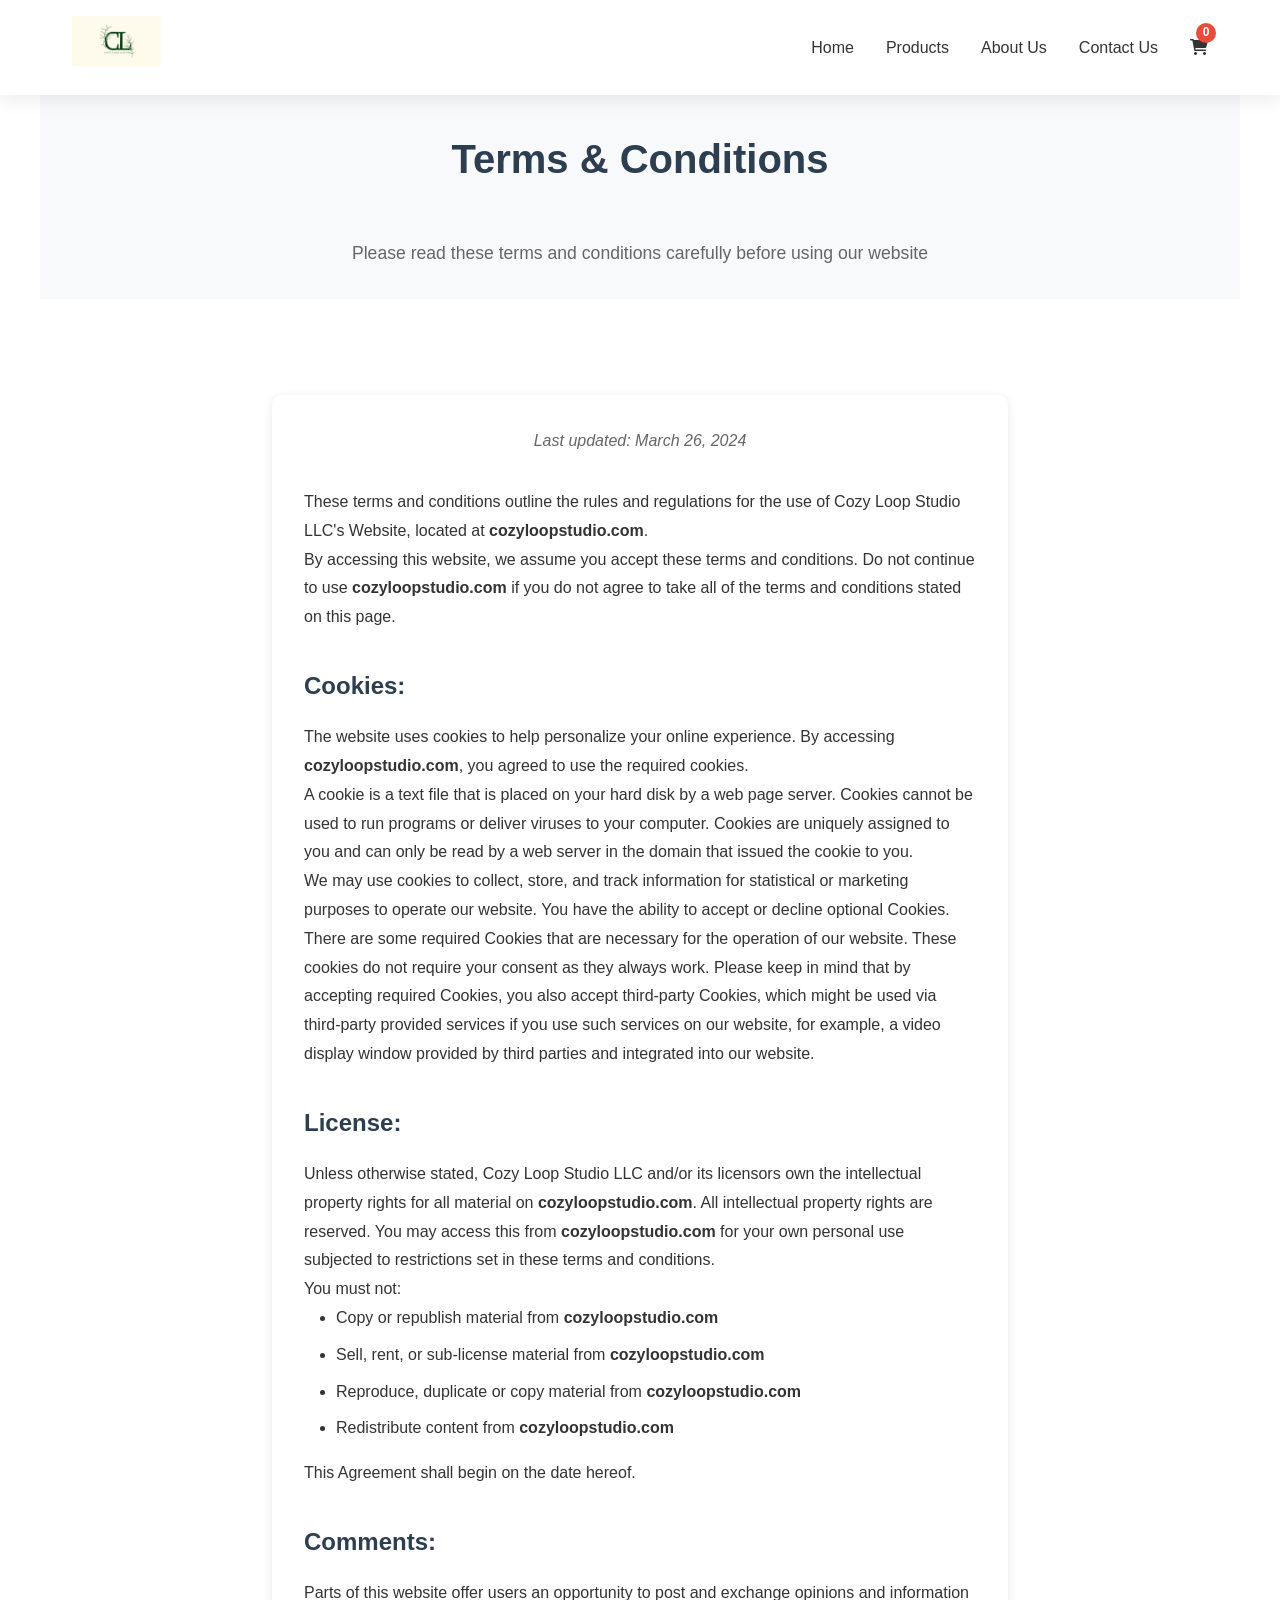
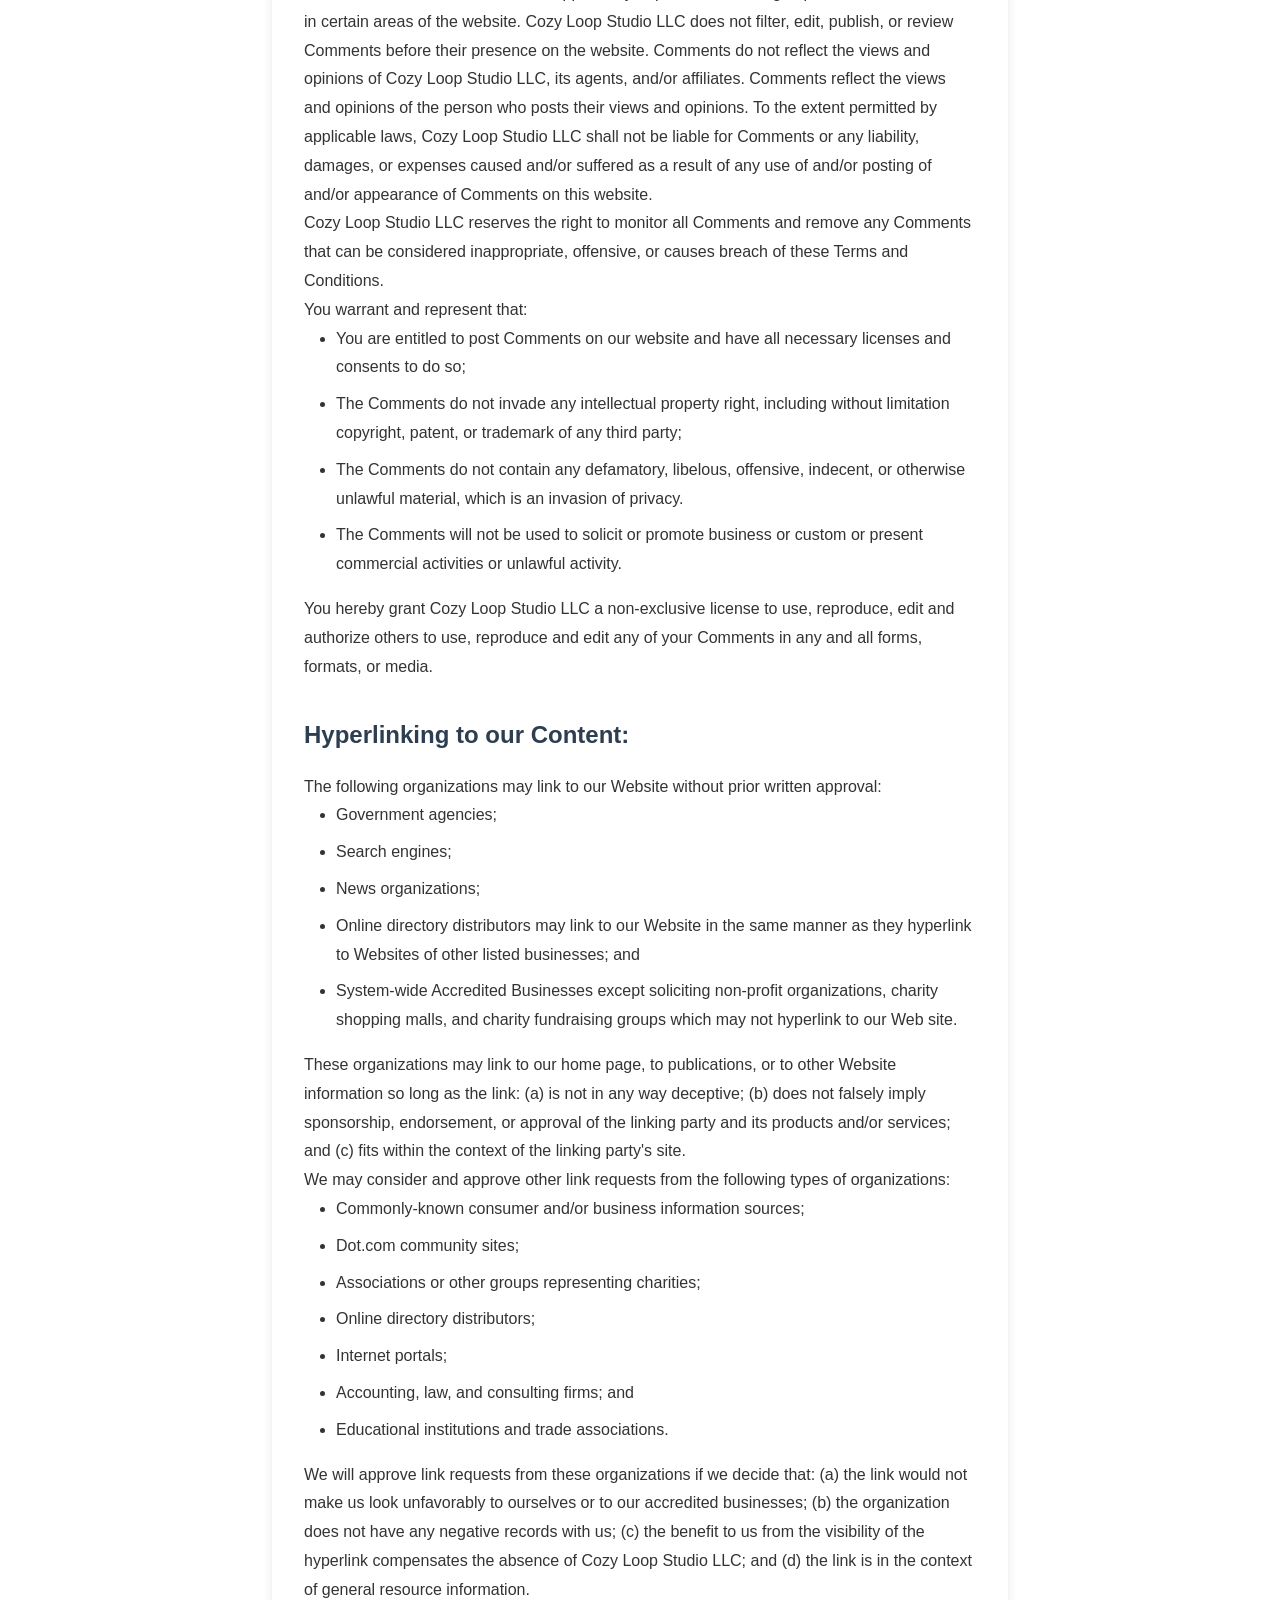
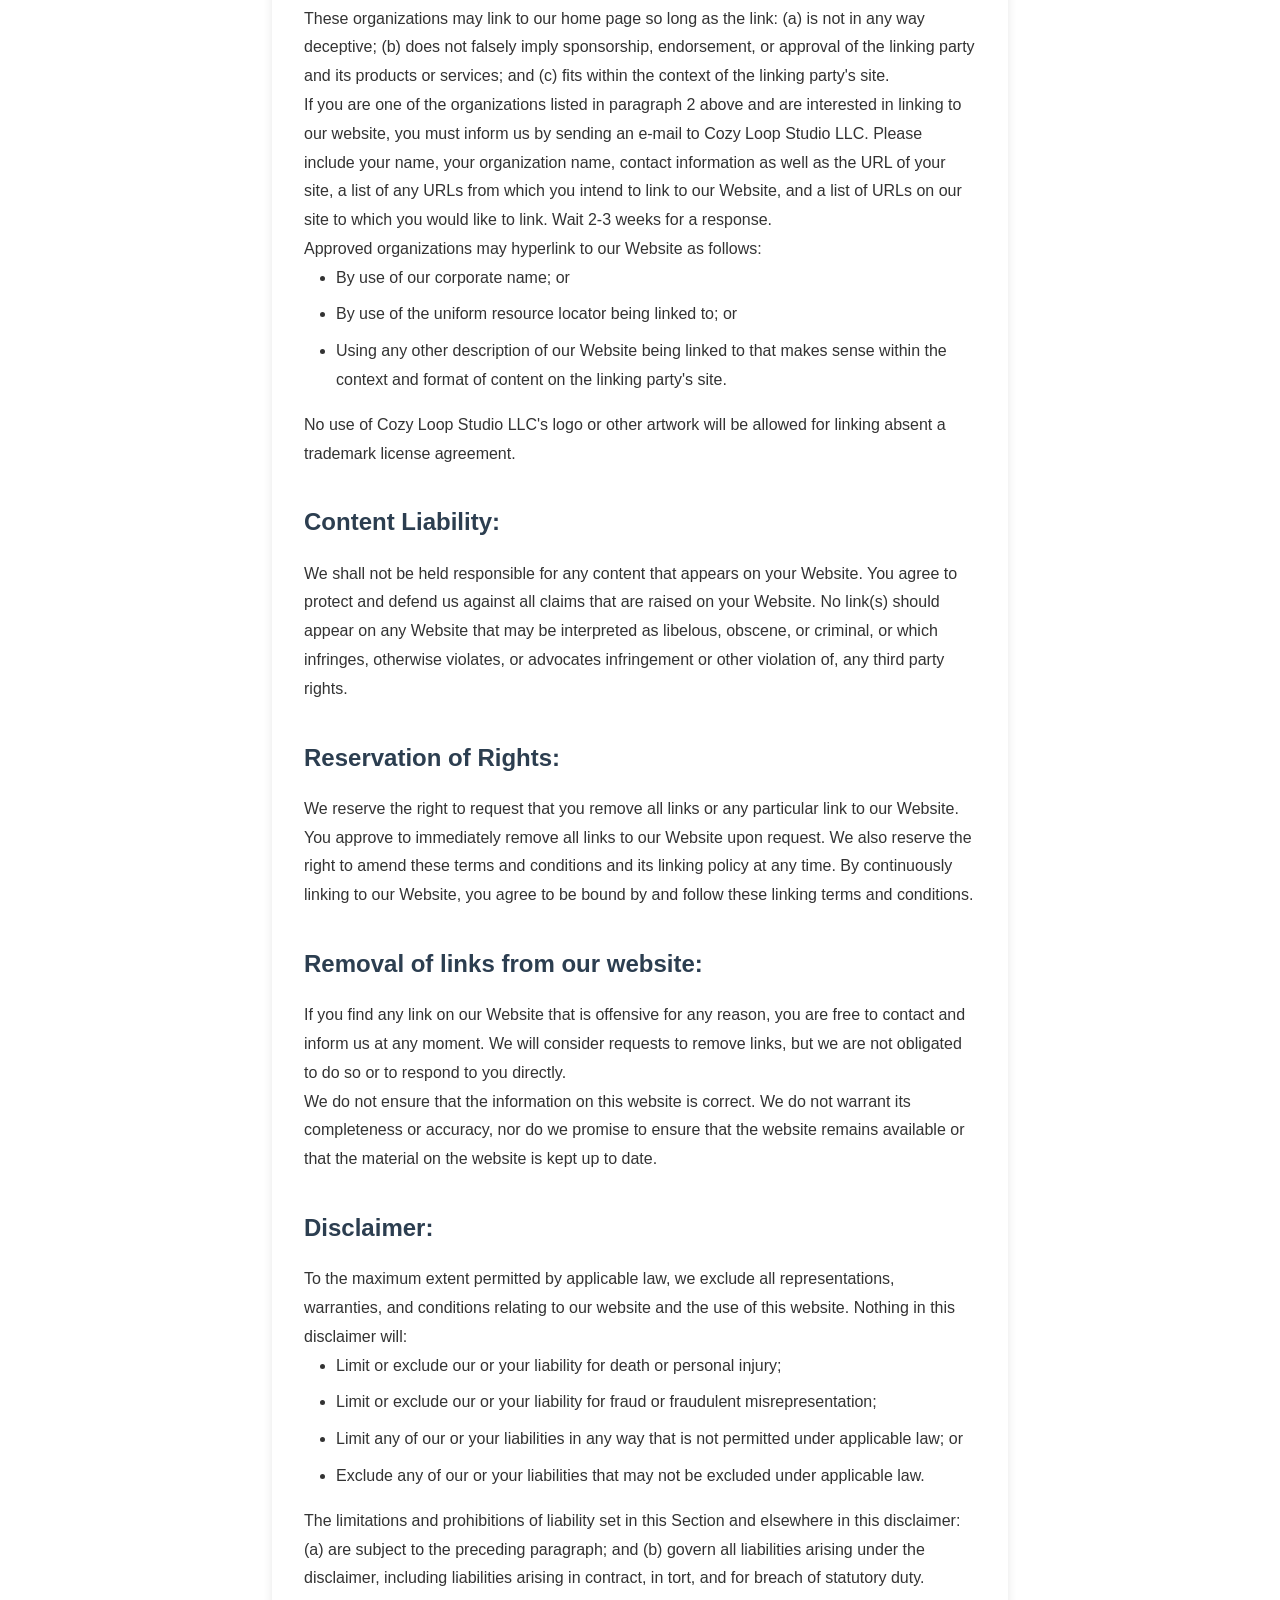
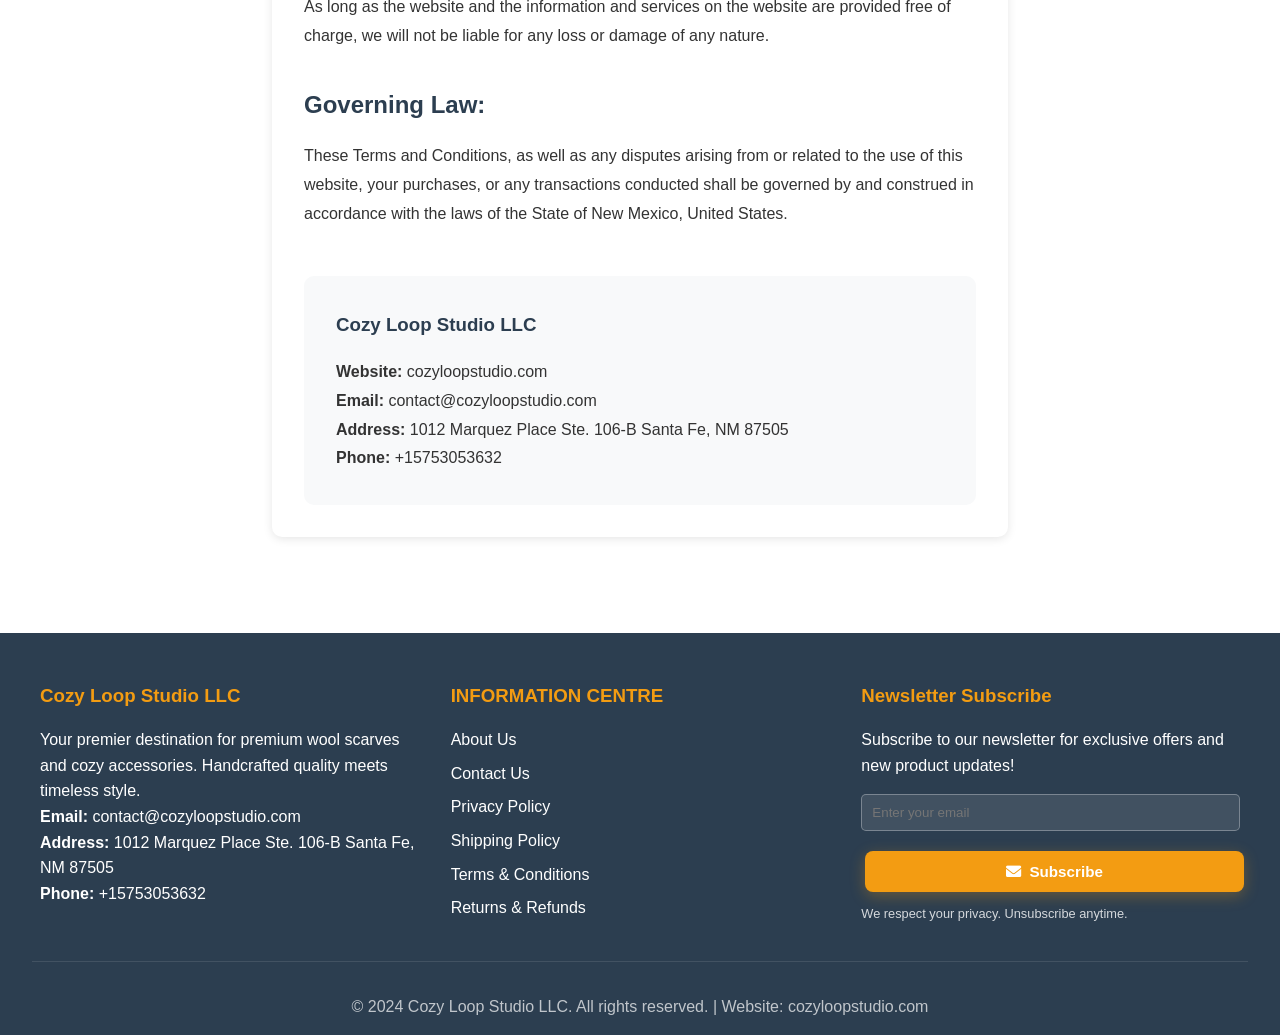
<file: terms-conditions.html>
<!DOCTYPE html>
<html lang="en">
<head>
    <meta charset="UTF-8">
    <meta name="viewport" content="width=device-width, initial-scale=1.0">
    <title>Terms & Conditions - Cozy Loop Studio LLC</title>
    <meta name="description" content="Read the Terms and Conditions for Cozy Loop Studio LLC. Understand your rights and responsibilities when using cozyloopstudio.com">
    <link rel="stylesheet" href="styles.css">
    <link href="https://cdnjs.cloudflare.com/ajax/libs/font-awesome/6.0.0/css/all.min.css" rel="stylesheet">
</head>
<body>
    <!-- Header & Navigation -->
    <header>
        <div class="nav-container">
            <a href="index.html" class="logo">
    <img src="logo/logo.webp" alt="Cozy Loop Studio LLC" style="height: 50px; width: auto;">
</a>
            <nav>
                <ul>
                    <li><a href="index.html">Home</a></li>
                    <li><a href="products.html">Products</a></li>
                    <li><a href="about.html">About Us</a></li>
                    <li><a href="contact.html">Contact Us</a></li>
                    <li>
                        <a href="cart.html" class="cart-icon">
                            <i class="fas fa-shopping-cart"></i>
                            <span class="cart-count">0</span>
                        </a>
                    </li>
                </ul>
            </nav>
        </div>
    </header>

    <!-- Page Header -->
    <section class="products" style="background: var(--bg-light); padding: 2rem 0;">
        <div style="max-width: 1200px; margin: 0 auto; padding: 0 2rem; text-align: center;">
            <h1 class="section-title">Terms & Conditions</h1>
            <p style="font-size: 1.1rem; color: var(--text-light);">Please read these terms and conditions carefully before using our website</p>
        </div>
    </section>

    <!-- Terms & Conditions Content -->
    <section class="products">
        <div class="policy-container">
            <div class="policy-content">
                <p style="text-align: center; font-style: italic; margin-bottom: 2rem; color: var(--text-light);">
                    Last updated: March 26, 2024
                </p>

                <p>
                    These terms and conditions outline the rules and regulations for the use of Cozy Loop Studio LLC's Website, located at <strong>cozyloopstudio.com</strong>.
                </p>

                <p>
                    By accessing this website, we assume you accept these terms and conditions. Do not continue to use <strong>cozyloopstudio.com</strong> if you do not agree to take all of the terms and conditions stated on this page.
                </p>

                <h2>Cookies:</h2>
                <p>
                    The website uses cookies to help personalize your online experience. By accessing <strong>cozyloopstudio.com</strong>, you agreed to use the required cookies.
                </p>

                <p>
                    A cookie is a text file that is placed on your hard disk by a web page server. Cookies cannot be used to run programs or deliver viruses to your computer. Cookies are uniquely assigned to you and can only be read by a web server in the domain that issued the cookie to you.
                </p>

                <p>
                    We may use cookies to collect, store, and track information for statistical or marketing purposes to operate our website. You have the ability to accept or decline optional Cookies. There are some required Cookies that are necessary for the operation of our website. These cookies do not require your consent as they always work. Please keep in mind that by accepting required Cookies, you also accept third-party Cookies, which might be used via third-party provided services if you use such services on our website, for example, a video display window provided by third parties and integrated into our website.
                </p>

                <h2>License:</h2>
                <p>
                    Unless otherwise stated, Cozy Loop Studio LLC and/or its licensors own the intellectual property rights for all material on <strong>cozyloopstudio.com</strong>. All intellectual property rights are reserved. You may access this from <strong>cozyloopstudio.com</strong> for your own personal use subjected to restrictions set in these terms and conditions.
                </p>

                <p>
                    You must not:
                </p>
                <ul>
                    <li>Copy or republish material from <strong>cozyloopstudio.com</strong></li>
                    <li>Sell, rent, or sub-license material from <strong>cozyloopstudio.com</strong></li>
                    <li>Reproduce, duplicate or copy material from <strong>cozyloopstudio.com</strong></li>
                    <li>Redistribute content from <strong>cozyloopstudio.com</strong></li>
                </ul>

                <p>
                    This Agreement shall begin on the date hereof.
                </p>

                <h2>Comments:</h2>
                <p>
                    Parts of this website offer users an opportunity to post and exchange opinions and information in certain areas of the website. Cozy Loop Studio LLC does not filter, edit, publish, or review Comments before their presence on the website. Comments do not reflect the views and opinions of Cozy Loop Studio LLC, its agents, and/or affiliates. Comments reflect the views and opinions of the person who posts their views and opinions. To the extent permitted by applicable laws, Cozy Loop Studio LLC shall not be liable for Comments or any liability, damages, or expenses caused and/or suffered as a result of any use of and/or posting of and/or appearance of Comments on this website.
                </p>

                <p>
                    Cozy Loop Studio LLC reserves the right to monitor all Comments and remove any Comments that can be considered inappropriate, offensive, or causes breach of these Terms and Conditions.
                </p>

                <p>
                    You warrant and represent that:
                </p>
                <ul>
                    <li>You are entitled to post Comments on our website and have all necessary licenses and consents to do so;</li>
                    <li>The Comments do not invade any intellectual property right, including without limitation copyright, patent, or trademark of any third party;</li>
                    <li>The Comments do not contain any defamatory, libelous, offensive, indecent, or otherwise unlawful material, which is an invasion of privacy.</li>
                    <li>The Comments will not be used to solicit or promote business or custom or present commercial activities or unlawful activity.</li>
                </ul>

                <p>
                    You hereby grant Cozy Loop Studio LLC a non-exclusive license to use, reproduce, edit and authorize others to use, reproduce and edit any of your Comments in any and all forms, formats, or media.
                </p>

                <h2>Hyperlinking to our Content:</h2>
                <p>
                    The following organizations may link to our Website without prior written approval:
                </p>
                <ul>
                    <li>Government agencies;</li>
                    <li>Search engines;</li>
                    <li>News organizations;</li>
                    <li>Online directory distributors may link to our Website in the same manner as they hyperlink to Websites of other listed businesses; and</li>
                    <li>System-wide Accredited Businesses except soliciting non-profit organizations, charity shopping malls, and charity fundraising groups which may not hyperlink to our Web site.</li>
                </ul>

                <p>
                    These organizations may link to our home page, to publications, or to other Website information so long as the link: (a) is not in any way deceptive; (b) does not falsely imply sponsorship, endorsement, or approval of the linking party and its products and/or services; and (c) fits within the context of the linking party's site.
                </p>

                <p>
                    We may consider and approve other link requests from the following types of organizations:
                </p>
                <ul>
                    <li>Commonly-known consumer and/or business information sources;</li>
                    <li>Dot.com community sites;</li>
                    <li>Associations or other groups representing charities;</li>
                    <li>Online directory distributors;</li>
                    <li>Internet portals;</li>
                    <li>Accounting, law, and consulting firms; and</li>
                    <li>Educational institutions and trade associations.</li>
                </ul>

                <p>
                    We will approve link requests from these organizations if we decide that: (a) the link would not make us look unfavorably to ourselves or to our accredited businesses; (b) the organization does not have any negative records with us; (c) the benefit to us from the visibility of the hyperlink compensates the absence of Cozy Loop Studio LLC; and (d) the link is in the context of general resource information.
                </p>

                <p>
                    These organizations may link to our home page so long as the link: (a) is not in any way deceptive; (b) does not falsely imply sponsorship, endorsement, or approval of the linking party and its products or services; and (c) fits within the context of the linking party's site.
                </p>

                <p>
                    If you are one of the organizations listed in paragraph 2 above and are interested in linking to our website, you must inform us by sending an e-mail to Cozy Loop Studio LLC. Please include your name, your organization name, contact information as well as the URL of your site, a list of any URLs from which you intend to link to our Website, and a list of URLs on our site to which you would like to link. Wait 2-3 weeks for a response.
                </p>

                <p>
                    Approved organizations may hyperlink to our Website as follows:
                </p>
                <ul>
                    <li>By use of our corporate name; or</li>
                    <li>By use of the uniform resource locator being linked to; or</li>
                    <li>Using any other description of our Website being linked to that makes sense within the context and format of content on the linking party's site.</li>
                </ul>

                <p>
                    No use of Cozy Loop Studio LLC's logo or other artwork will be allowed for linking absent a trademark license agreement.
                </p>

                <h2>Content Liability:</h2>
                <p>
                    We shall not be held responsible for any content that appears on your Website. You agree to protect and defend us against all claims that are raised on your Website. No link(s) should appear on any Website that may be interpreted as libelous, obscene, or criminal, or which infringes, otherwise violates, or advocates infringement or other violation of, any third party rights.
                </p>

                <h2>Reservation of Rights:</h2>
                <p>
                    We reserve the right to request that you remove all links or any particular link to our Website. You approve to immediately remove all links to our Website upon request. We also reserve the right to amend these terms and conditions and its linking policy at any time. By continuously linking to our Website, you agree to be bound by and follow these linking terms and conditions.
                </p>

                <h2>Removal of links from our website:</h2>
                <p>
                    If you find any link on our Website that is offensive for any reason, you are free to contact and inform us at any moment. We will consider requests to remove links, but we are not obligated to do so or to respond to you directly.
                </p>

                <p>
                    We do not ensure that the information on this website is correct. We do not warrant its completeness or accuracy, nor do we promise to ensure that the website remains available or that the material on the website is kept up to date.
                </p>

                <h2>Disclaimer:</h2>
                <p>
                    To the maximum extent permitted by applicable law, we exclude all representations, warranties, and conditions relating to our website and the use of this website. Nothing in this disclaimer will:
                </p>
                <ul>
                    <li>Limit or exclude our or your liability for death or personal injury;</li>
                    <li>Limit or exclude our or your liability for fraud or fraudulent misrepresentation;</li>
                    <li>Limit any of our or your liabilities in any way that is not permitted under applicable law; or</li>
                    <li>Exclude any of our or your liabilities that may not be excluded under applicable law.</li>
                </ul>

                <p>
                    The limitations and prohibitions of liability set in this Section and elsewhere in this disclaimer: (a) are subject to the preceding paragraph; and (b) govern all liabilities arising under the disclaimer, including liabilities arising in contract, in tort, and for breach of statutory duty.
                </p>

                <p>
                    As long as the website and the information and services on the website are provided free of charge, we will not be liable for any loss or damage of any nature.
                </p>

                <h2>Governing Law:</h2>
                <p>
                    These Terms and Conditions, as well as any disputes arising from or related to the use of this website, your purchases, or any transactions conducted shall be governed by and construed in accordance with the laws of the State of New Mexico, United States.
                </p>

                <div style="background: var(--bg-light); padding: 2rem; border-radius: 10px; margin-top: 3rem;">
                    <h3 style="color: var(--primary-color); margin-bottom: 1rem;">Cozy Loop Studio LLC</h3>
                    <p><strong>Website:</strong> cozyloopstudio.com</p>
                    <p><strong>Email:</strong> contact@cozyloopstudio.com</p>
                    <p><strong>Address:</strong> 1012 Marquez Place Ste. 106-B Santa Fe, NM 87505</p>
                    <p><strong>Phone:</strong> +15753053632</p>
                </div>
            </div>
        </div>
    </section>

    <!-- Footer -->
    <footer>
        <div class="footer-content">
            <div class="footer-section">
                <h3>Cozy Loop Studio LLC</h3>
                <p>Your premier destination for premium wool scarves and cozy accessories. Handcrafted quality meets timeless style.</p>
                <p><strong>Email:</strong> contact@cozyloopstudio.com</p>
                <p><strong>Address:</strong> 1012 Marquez Place Ste. 106-B Santa Fe, NM 87505</p>
                <p><strong>Phone:</strong> +15753053632</p>
            </div>
            <div class="footer-section">
                <h3>INFORMATION CENTRE</h3>
                <ul>
                    <li><a href="about.html">About Us</a></li>
                    <li><a href="contact.html">Contact Us</a></li>
                    <li><a href="privacy-policy.html">Privacy Policy</a></li>
                    <li><a href="shipping-policy.html">Shipping Policy</a></li>
                    <li><a href="terms-conditions.html">Terms & Conditions</a></li>
                    <li><a href="returns-refunds.html">Returns & Refunds</a></li>
                </ul>
            </div>
            <div class="footer-section">
                <h3>Newsletter Subscribe</h3>
                <p>Subscribe to our newsletter for exclusive offers and new product updates!</p>
                <form onsubmit="subscribeNewsletter(event)" style="margin-top: 1rem;">
                    <input type="email" placeholder="Enter your email" required style="width: 100%; padding: 10px; border: 1px solid rgba(255,255,255,0.3); background: rgba(255,255,255,0.1); color: white; border-radius: 5px; margin-bottom: 1rem;">
                    <button type="submit" class="btn" style="width: 100%; background: var(--accent-color); border: none;">
                        <i class="fas fa-envelope"></i> Subscribe
                    </button>
                </form>
                <p style="font-size: 0.8rem; margin-top: 0.5rem; opacity: 0.8;">We respect your privacy. Unsubscribe anytime.</p>
            </div>
        </div>
        <div class="footer-bottom">
            <p>&copy; 2024 Cozy Loop Studio LLC. All rights reserved. | Website: cozyloopstudio.com</p>
        </div>
    </footer>

    <script src="script.js"></script>
</body>
</html>
</file>
<file: styles.css>
/* Cozy Loop Studio LLC - Styles */
:root {
    --primary-color: #2c3e50;
    --secondary-color: #e74c3c;
    --accent-color: #f39c12;
    --text-dark: #333;
    --text-light: #666;
    --bg-light: #f8f9fa;
    --bg-white: #ffffff;
    --border-color: #dee2e6;
    --shadow: 0 2px 10px rgba(0,0,0,0.1);
    --shadow-hover: 0 5px 20px rgba(0,0,0,0.15);
}

* {
    margin: 0;
    padding: 0;
    box-sizing: border-box;
}

body {
    font-family: 'Segoe UI', Tahoma, Geneva, Verdana, sans-serif;
    line-height: 1.6;
    color: var(--text-dark);
    background-color: var(--bg-white);
}

/* Header & Navigation */
header {
    background: var(--bg-white);
    box-shadow: var(--shadow);
    position: sticky;
    top: 0;
    z-index: 1000;
}

.nav-container {
    max-width: 1200px;
    margin: 0 auto;
    padding: 1rem 2rem;
    display: flex;
    justify-content: space-between;
    align-items: center;
}

.logo {
    font-size: 1.8rem;
    font-weight: bold;
    color: var(--primary-color);
    text-decoration: none;
    transition: color 0.3s ease;
}

.logo:hover {
    color: var(--secondary-color);
}

nav ul {
    list-style: none;
    display: flex;
    gap: 2rem;
    align-items: center;
}

nav a {
    text-decoration: none;
    color: var(--text-dark);
    font-weight: 500;
    transition: color 0.3s ease;
    position: relative;
}

nav a:hover {
    color: var(--secondary-color);
}

nav a::after {
    content: '';
    position: absolute;
    bottom: -5px;
    left: 0;
    width: 0;
    height: 2px;
    background: var(--secondary-color);
    transition: width 0.3s ease;
}

nav a:hover::after {
    width: 100%;
}

.cart-icon {
    position: relative;
    cursor: pointer;
}

.cart-count {
    position: absolute;
    top: -8px;
    right: -8px;
    background: var(--secondary-color);
    color: white;
    border-radius: 50%;
    width: 20px;
    height: 20px;
    display: flex;
    align-items: center;
    justify-content: center;
    font-size: 0.75rem;
    font-weight: bold;
}

/* Hero Section */
.hero {
    background: linear-gradient(135deg, var(--primary-color), var(--secondary-color));
    color: white;
    padding: 4rem 2rem;
    text-align: center;
    position: relative;
    overflow: hidden;
}

.hero::before {
    content: '';
    position: absolute;
    top: 0;
    left: 0;
    right: 0;
    bottom: 0;
    background: url('Sản phẩm 1/main_images/main-image-1.jpeg') center/cover;
    opacity: 0.2;
    z-index: 0;
}

.hero-content {
    position: relative;
    z-index: 1;
    max-width: 800px;
    margin: 0 auto;
}

.hero h1 {
    font-size: 3rem;
    margin-bottom: 1rem;
    animation: fadeInUp 1s ease;
}

.hero p {
    font-size: 1.2rem;
    margin-bottom: 2rem;
    animation: fadeInUp 1s ease 0.2s both;
}

/* Button Styles with Proper Spacing */
.btn {
    display: inline-flex;
    align-items: center;
    justify-content: center;
    gap: 0.5rem;
    padding: 12px 24px;
    background: var(--accent-color);
    color: white;
    text-decoration: none;
    border-radius: 8px;
    font-weight: 600;
    font-size: 0.95rem;
    transition: all 0.3s cubic-bezier(0.4, 0, 0.2, 1);
    border: none;
    cursor: pointer;
    position: relative;
    overflow: hidden;
    min-width: 120px;
    margin: 4px;
    box-shadow: 0 4px 15px rgba(243, 156, 18, 0.3);
}

.btn::before {
    content: '';
    position: absolute;
    top: 50%;
    left: 50%;
    width: 0;
    height: 0;
    border-radius: 50%;
    background: rgba(255, 255, 255, 0.3);
    transform: translate(-50%, -50%);
    transition: width 0.6s ease, height 0.6s ease;
    z-index: 0;
}

.btn:hover::before {
    width: 300px;
    height: 300px;
}

.btn:hover {
    background: #e67e22;
    transform: translateY(-2px);
    box-shadow: 0 8px 25px rgba(243, 156, 18, 0.4);
}

.btn:active {
    transform: translateY(0);
    box-shadow: 0 4px 15px rgba(243, 156, 18, 0.3);
}

.btn-secondary {
    background: var(--secondary-color);
    box-shadow: 0 4px 15px rgba(231, 76, 60, 0.3);
}

.btn-secondary:hover {
    background: #c0392b;
    box-shadow: 0 8px 25px rgba(231, 76, 60, 0.4);
}

.btn i {
    z-index: 1;
}

.btn span {
    z-index: 1;
}

/* Button Group Spacing */
.button-group {
    display: flex;
    gap: 1rem;
    flex-wrap: wrap;
    align-items: center;
    margin: 1rem 0;
}

.button-group .btn {
    margin: 0;
}

/* Product Card Button */
.product-card .btn {
    width: calc(100% - 8px);
    margin: 4px;
}

/* Cart Button Spacing */
.quantity-controls {
    display: flex;
    align-items: center;
    gap: 0.5rem;
    margin: 1rem 0;
}

.quantity-btn {
    width: 35px;
    height: 35px;
    border: 2px solid var(--border-color);
    background: var(--bg-white);
    border-radius: 8px;
    cursor: pointer;
    display: flex;
    align-items: center;
    justify-content: center;
    transition: all 0.3s ease;
    font-size: 1rem;
}

.quantity-btn:hover {
    background: var(--primary-color);
    color: white;
    border-color: var(--primary-color);
    transform: scale(1.1);
}

/* Action Buttons with Better Spacing */
.action-buttons {
    display: flex;
    gap: 1rem;
    flex-wrap: wrap;
    margin: 1.5rem 0;
    align-items: center;
}

.action-buttons .btn {
    margin: 0;
    flex: 1;
    min-width: 140px;
}

/* Remove Button */
.remove-btn {
    background: var(--secondary-color);
    color: white;
    border: none;
    padding: 8px 16px;
    border-radius: 6px;
    cursor: pointer;
    transition: all 0.3s ease;
    font-size: 0.9rem;
    margin: 4px;
    box-shadow: 0 2px 8px rgba(231, 76, 60, 0.3);
}

.remove-btn:hover {
    background: #c0392b;
    transform: translateY(-1px);
    box-shadow: 0 4px 12px rgba(231, 76, 60, 0.4);
}

/* Products Section */
.products {
    padding: 4rem 2rem;
    max-width: 1200px;
    margin: 0 auto;
}

.section-title {
    text-align: center;
    font-size: 2.5rem;
    margin-bottom: 3rem;
    color: var(--primary-color);
}

.product-grid {
    display: grid;
    grid-template-columns: repeat(auto-fit, minmax(280px, 1fr));
    gap: 2rem;
    margin-bottom: 3rem;
}

.product-card {
    background: var(--bg-white);
    border-radius: 10px;
    overflow: hidden;
    box-shadow: var(--shadow);
    transition: all 0.3s ease;
    cursor: pointer;
}

.product-card:hover {
    transform: translateY(-5px);
    box-shadow: var(--shadow-hover);
}

.product-image {
    width: 100%;
    height: 250px;
    object-fit: cover;
    transition: transform 0.3s ease;
}

.product-card:hover .product-image {
    transform: scale(1.05);
}

.product-info {
    padding: 1.5rem;
}

.product-name {
    font-size: 1.2rem;
    font-weight: bold;
    margin-bottom: 0.5rem;
    color: var(--primary-color);
}

.product-price {
    font-size: 1.5rem;
    color: var(--secondary-color);
    font-weight: bold;
    margin-bottom: 1rem;
}

.product-description {
    color: var(--text-light);
    margin-bottom: 1rem;
    font-size: 0.9rem;
}

/* Cart Page */
.cart-container {
    max-width: 1200px;
    margin: 2rem auto;
    padding: 0 2rem;
}

.cart-items {
    background: var(--bg-white);
    border-radius: 10px;
    padding: 2rem;
    box-shadow: var(--shadow);
    margin-bottom: 2rem;
}

.cart-item {
    display: flex;
    align-items: center;
    padding: 1rem 0;
    border-bottom: 1px solid var(--border-color);
}

.cart-item:last-child {
    border-bottom: none;
}

.cart-item-image {
    width: 100px;
    height: 100px;
    object-fit: cover;
    border-radius: 5px;
    margin-right: 1.5rem;
}

.cart-item-info {
    flex: 1;
}

.cart-item-name {
    font-weight: bold;
    margin-bottom: 0.5rem;
}

.cart-item-price {
    color: var(--secondary-color);
    font-weight: bold;
}

.quantity-controls {
    display: flex;
    align-items: center;
    gap: 1rem;
}

.quantity-btn {
    width: 30px;
    height: 30px;
    border: 1px solid var(--border-color);
    background: var(--bg-white);
    border-radius: 5px;
    cursor: pointer;
    display: flex;
    align-items: center;
    justify-content: center;
    transition: all 0.3s ease;
}

.quantity-btn:hover {
    background: var(--primary-color);
    color: white;
}

.remove-btn {
    background: var(--secondary-color);
    color: white;
    border: none;
    padding: 5px 10px;
    border-radius: 5px;
    cursor: pointer;
    transition: background 0.3s ease;
}

.remove-btn:hover {
    background: #c0392b;
}

.cart-summary {
    background: var(--bg-white);
    border-radius: 10px;
    padding: 2rem;
    box-shadow: var(--shadow);
}

.summary-row {
    display: flex;
    justify-content: space-between;
    margin-bottom: 1rem;
}

.summary-row.total {
    font-size: 1.5rem;
    font-weight: bold;
    color: var(--primary-color);
    border-top: 2px solid var(--border-color);
    padding-top: 1rem;
}

/* Contact Page */
.contact-container {
    max-width: 800px;
    margin: 2rem auto;
    padding: 0 2rem;
}

.contact-info {
    background: var(--bg-white);
    border-radius: 10px;
    padding: 2rem;
    box-shadow: var(--shadow);
    margin-bottom: 2rem;
}

.contact-item {
    margin-bottom: 1.5rem;
}

.contact-item h3 {
    color: var(--primary-color);
    margin-bottom: 0.5rem;
}

.contact-form {
    background: var(--bg-white);
    border-radius: 10px;
    padding: 2rem;
    box-shadow: var(--shadow);
}

.form-group {
    margin-bottom: 1.5rem;
}

.form-group label {
    display: block;
    margin-bottom: 0.5rem;
    font-weight: bold;
    color: var(--primary-color);
}

.form-group input,
.form-group textarea {
    width: 100%;
    padding: 10px;
    border: 1px solid var(--border-color);
    border-radius: 5px;
    font-size: 1rem;
    transition: border-color 0.3s ease;
}

.form-group input:focus,
.form-group textarea:focus {
    outline: none;
    border-color: var(--secondary-color);
}

.form-group textarea {
    resize: vertical;
    min-height: 120px;
}

/* Footer */
footer {
    background: var(--primary-color);
    color: white;
    padding: 3rem 2rem 1rem;
}

.footer-content {
    max-width: 1200px;
    margin: 0 auto;
    display: grid;
    grid-template-columns: repeat(auto-fit, minmax(250px, 1fr));
    gap: 2rem;
    margin-bottom: 2rem;
}

.footer-section h3 {
    margin-bottom: 1rem;
    color: var(--accent-color);
}

.footer-section ul {
    list-style: none;
}

.footer-section ul li {
    margin-bottom: 0.5rem;
}

.footer-section a {
    color: white;
    text-decoration: none;
    transition: color 0.3s ease;
}

.footer-section a:hover {
    color: var(--accent-color);
}

.footer-bottom {
    text-align: center;
    padding-top: 2rem;
    border-top: 1px solid rgba(255,255,255,0.1);
    color: rgba(255,255,255,0.7);
}

/* Utility Pages */
.policy-container {
    max-width: 800px;
    margin: 2rem auto;
    padding: 0 2rem;
}

.policy-content {
    background: var(--bg-white);
    border-radius: 10px;
    padding: 2rem;
    box-shadow: var(--shadow);
    line-height: 1.8;
}

.policy-content h1 {
    color: var(--primary-color);
    margin-bottom: 2rem;
}

.policy-content h2 {
    color: var(--primary-color);
    margin: 2rem 0 1rem;
}

.policy-content ul {
    margin-left: 2rem;
    margin-bottom: 1rem;
}

.policy-content li {
    margin-bottom: 0.5rem;
}

/* Responsive Design */
@media (max-width: 768px) {
    .nav-container {
        flex-direction: column;
        gap: 1rem;
    }
    
    nav ul {
        flex-direction: column;
        text-align: center;
        gap: 1rem;
    }
    
    .hero h1 {
        font-size: 2rem;
    }
    
    .hero p {
        font-size: 1rem;
    }
    
    .product-grid {
        grid-template-columns: repeat(auto-fit, minmax(250px, 1fr));
        gap: 1rem;
    }
    
    .cart-item {
        flex-direction: column;
        text-align: center;
    }
    
    .cart-item-image {
        margin-right: 0;
        margin-bottom: 1rem;
    }
    
    .footer-content {
        grid-template-columns: 1fr;
        text-align: center;
    }
}

/* Modern Animations and Effects */
@keyframes fadeInUp {
    from {
        opacity: 0;
        transform: translateY(30px);
    }
    to {
        opacity: 1;
        transform: translateY(0);
    }
}

@keyframes slideInLeft {
    from {
        opacity: 0;
        transform: translateX(-50px);
    }
    to {
        opacity: 1;
        transform: translateX(0);
    }
}

@keyframes slideInRight {
    from {
        opacity: 0;
        transform: translateX(50px);
    }
    to {
        opacity: 1;
        transform: translateX(0);
    }
}

@keyframes pulse {
    0% { transform: scale(1); }
    50% { transform: scale(1.05); }
    100% { transform: scale(1); }
}

@keyframes float {
    0%, 100% { transform: translateY(0px); }
    50% { transform: translateY(-10px); }
}

@keyframes shimmer {
    0% { background-position: -1000px 0; }
    100% { background-position: 1000px 0; }
}

@keyframes glow {
    0%, 100% { box-shadow: 0 0 5px rgba(243, 156, 18, 0.3); }
    50% { box-shadow: 0 0 20px rgba(243, 156, 18, 0.6); }
}

/* Animated Elements */
.fade-in {
    animation: fadeInUp 0.6s ease forwards;
}

.slide-in-left {
    animation: slideInLeft 0.8s ease forwards;
}

.slide-in-right {
    animation: slideInRight 0.8s ease forwards;
}

.pulse-animation {
    animation: pulse 2s infinite;
}

.float-animation {
    animation: float 3s ease-in-out infinite;
}

/* Enhanced Product Cards */
.product-card {
    background: var(--bg-white);
    border-radius: 15px;
    overflow: hidden;
    box-shadow: 0 5px 20px rgba(0,0,0,0.1);
    transition: all 0.4s cubic-bezier(0.4, 0, 0.2, 1);
    cursor: pointer;
    position: relative;
}

.product-card::before {
    content: '';
    position: absolute;
    top: 0;
    left: 0;
    right: 0;
    bottom: 0;
    background: linear-gradient(45deg, transparent, rgba(255,255,255,0.1), transparent);
    transform: translateX(-100%);
    transition: transform 0.6s ease;
}

.product-card:hover::before {
    transform: translateX(100%);
}

.product-card:hover {
    transform: translateY(-8px) scale(1.02);
    box-shadow: 0 15px 40px rgba(0,0,0,0.15);
}

.product-image {
    width: 100%;
    height: 250px;
    object-fit: cover;
    transition: all 0.4s ease;
}

.product-card:hover .product-image {
    transform: scale(1.1);
    filter: brightness(1.05);
}

.product-info {
    padding: 1.5rem;
    position: relative;
    z-index: 1;
}

.product-name {
    font-size: 1.2rem;
    font-weight: bold;
    margin-bottom: 0.5rem;
    color: var(--primary-color);
    transition: color 0.3s ease;
}

.product-card:hover .product-name {
    color: var(--secondary-color);
}

.product-price {
    font-size: 1.5rem;
    color: var(--secondary-color);
    font-weight: bold;
    margin-bottom: 1rem;
    transition: transform 0.3s ease;
}

.product-card:hover .product-price {
    transform: scale(1.05);
}

/* Hero Section Enhancements */
.hero {
    background: linear-gradient(135deg, var(--primary-color), var(--secondary-color));
    color: white;
    padding: 4rem 2rem;
    text-align: center;
    position: relative;
    overflow: hidden;
}

.hero::before {
    content: '';
    position: absolute;
    top: 0;
    left: 0;
    right: 0;
    bottom: 0;
    background: url('Sản phẩm 1/main_images/main-image-1.jpeg') center/cover;
    opacity: 0.2;
    z-index: 0;
}

.hero::after {
    content: '';
    position: absolute;
    top: -50%;
    left: -50%;
    width: 200%;
    height: 200%;
    background: radial-gradient(circle, rgba(255,255,255,0.1) 1px, transparent 1px);
    background-size: 20px 20px;
    animation: float 20s ease-in-out infinite;
    z-index: 0;
}

.hero-content {
    position: relative;
    z-index: 1;
    max-width: 800px;
    margin: 0 auto;
}

.hero h1 {
    font-size: 3rem;
    margin-bottom: 1rem;
    animation: fadeInUp 1s ease;
    text-shadow: 2px 2px 4px rgba(0,0,0,0.3);
}

.hero p {
    font-size: 1.2rem;
    margin-bottom: 2rem;
    animation: fadeInUp 1s ease 0.2s both;
    text-shadow: 1px 1px 2px rgba(0,0,0,0.3);
}

/* Navigation Enhancements */
header {
    background: var(--bg-white);
    box-shadow: 0 2px 20px rgba(0,0,0,0.1);
    position: sticky;
    top: 0;
    z-index: 1000;
    transition: all 0.3s ease;
}

header.scrolled {
    box-shadow: 0 5px 30px rgba(0,0,0,0.15);
}

.logo {
    font-size: 1.8rem;
    font-weight: bold;
    color: var(--primary-color);
    text-decoration: none;
    transition: all 0.3s ease;
    position: relative;
}

.logo::after {
    content: '';
    position: absolute;
    bottom: -5px;
    left: 0;
    width: 0;
    height: 3px;
    background: var(--secondary-color);
    transition: width 0.3s ease;
}

.logo:hover::after {
    width: 100%;
}

nav a {
    text-decoration: none;
    color: var(--text-dark);
    font-weight: 500;
    transition: all 0.3s ease;
    position: relative;
    padding: 0.5rem 0;
}

nav a::before {
    content: '';
    position: absolute;
    bottom: 0;
    left: 50%;
    width: 0;
    height: 2px;
    background: var(--secondary-color);
    transform: translateX(-50%);
    transition: width 0.3s ease;
}

nav a:hover::before {
    width: 80%;
}

/* Cart Icon Animation */
.cart-icon {
    position: relative;
    cursor: pointer;
    transition: transform 0.3s ease;
}

.cart-icon:hover {
    transform: scale(1.1);
}

.cart-count {
    position: absolute;
    top: -8px;
    right: -8px;
    background: var(--secondary-color);
    color: white;
    border-radius: 50%;
    width: 20px;
    height: 20px;
    display: flex;
    align-items: center;
    justify-content: center;
    font-size: 0.75rem;
    font-weight: bold;
    animation: pulse 2s infinite;
}

/* Loading Animation */
.loading {
    display: inline-block;
    width: 20px;
    height: 20px;
    border: 3px solid rgba(255,255,255,.3);
    border-radius: 50%;
    border-top-color: white;
    animation: spin 1s ease-in-out infinite;
}

@keyframes spin {
    to { transform: rotate(360deg); }
}

/* Scroll Animations */
.scroll-reveal {
    opacity: 0;
    transform: translateY(30px);
    transition: all 0.6s ease;
}

.scroll-reveal.active {
    opacity: 1;
    transform: translateY(0);
}

/* Interactive Elements */
.interactive-card {
    transition: all 0.3s ease;
    cursor: pointer;
}

.interactive-card:hover {
    transform: translateY(-5px);
    box-shadow: 0 10px 30px rgba(0,0,0,0.15);
}

/* Shimmer Effect */
.shimmer {
    background: linear-gradient(90deg, 
        var(--bg-white) 0%, 
        rgba(255,255,255,0.8) 50%, 
        var(--bg-white) 100%);
    background-size: 200% 100%;
    animation: shimmer 2s infinite;
}

/* Glow Effect */
.glow-effect {
    animation: glow 2s ease-in-out infinite;
}

/* Parallax Effect */
.parallax {
    background-attachment: fixed;
    background-position: center;
    background-repeat: no-repeat;
    background-size: cover;
}

/* Search Bar */
.search-container {
    position: relative;
    margin-bottom: 2rem;
}

.search-bar {
    width: 100%;
    padding: 12px 20px;
    border: 2px solid var(--border-color);
    border-radius: 25px;
    font-size: 1rem;
    transition: border-color 0.3s ease;
}

.search-bar:focus {
    outline: none;
    border-color: var(--secondary-color);
}

.search-btn {
    position: absolute;
    right: 5px;
    top: 50%;
    transform: translateY(-50%);
    background: var(--secondary-color);
    border: none;
    border-radius: 50%;
    width: 35px;
    height: 35px;
    display: flex;
    align-items: center;
    justify-content: center;
    color: white;
    cursor: pointer;
    transition: background 0.3s ease;
}

.search-btn:hover {
    background: #c0392b;
}

/* Toast Notification */
.toast {
    position: fixed;
    bottom: 20px;
    right: 20px;
    background: var(--primary-color);
    color: white;
    padding: 1rem 1.5rem;
    border-radius: 5px;
    box-shadow: var(--shadow-hover);
    transform: translateX(400px);
    transition: transform 0.3s ease;
    z-index: 2000;
}

.toast.show {
    transform: translateX(0);
}

.toast.success {
    background: #27ae60;
}

.toast.error {
    background: var(--secondary-color);
}

/* Loading Spinner */
.loading {
    display: inline-block;
    width: 20px;
    height: 20px;
    border: 3px solid rgba(255,255,255,.3);
    border-radius: 50%;
    border-top-color: white;
    animation: spin 1s ease-in-out infinite;
}

@keyframes spin {
    to { transform: rotate(360deg); }
}
</file>
